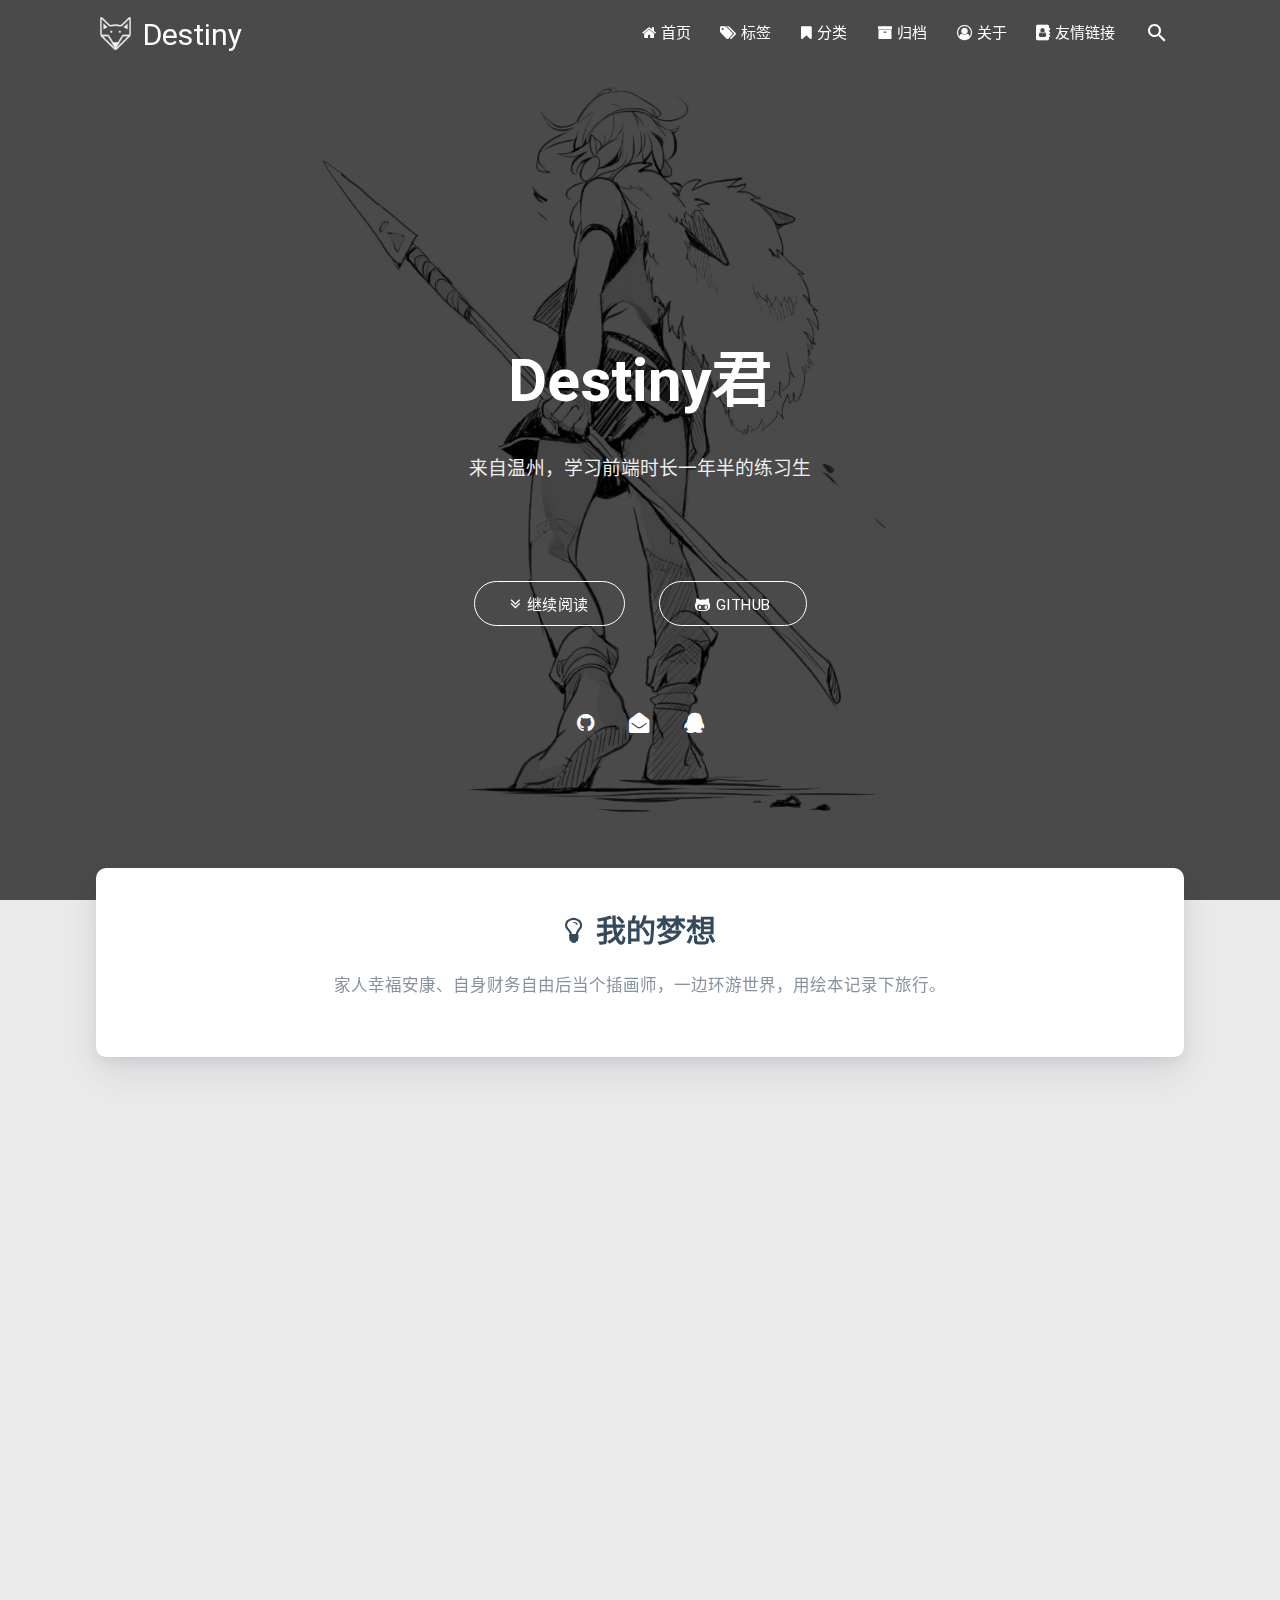
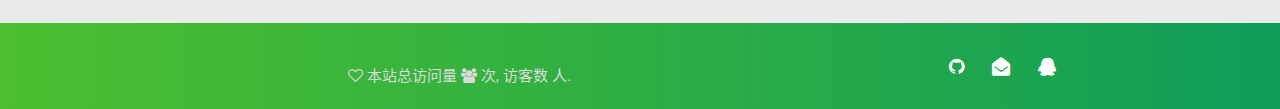
<file: index.html>
<!DOCTYPE HTML>
<html lang="zh-CN">


<head><meta name="generator" content="Hexo 3.9.0">
    <meta charset="utf-8">
    <meta name="keywords" content="Destiny">
    <meta name="description" content="Destiny">
    <meta http-equiv="X-UA-Compatible" content="IE=edge">
    <meta name="viewport" content="width=device-width, initial-scale=1.0">
    <meta name="renderer" content="webkit|ie-stand|ie-comp">
    <meta name="mobile-web-app-capable" content="yes">
    <meta name="format-detection" content="telephone=no">
    <meta name="apple-mobile-web-app-capable" content="yes">
    <meta name="apple-mobile-web-app-status-bar-style" content="black-translucent">
    <title>Destiny</title>
    <link rel="icon" type="image/png" href="/favicon.png">

    <link rel="stylesheet" type="text/css" href="/libs/awesome/css/font-awesome.min.css">
    <link rel="stylesheet" type="text/css" href="/libs/materialize/css/materialize.min.css">
    <link rel="stylesheet" type="text/css" href="/libs/aos/aos.css">
    <link rel="stylesheet" type="text/css" href="/libs/animate/animate.min.css">
    <link rel="stylesheet" type="text/css" href="/libs/lightGallery/css/lightgallery.min.css">
    <link rel="stylesheet" type="text/css" href="/css/matery.css">
    <link rel="stylesheet" type="text/css" href="/css/my.css">
    <style type="text/css">
        
    </style>

    <script src="/libs/jquery/jquery-2.2.0.min.js"></script>
<link rel="stylesheet" href="/css/prism-tomorrow.css" type="text/css"></head>


<body>

<header class="navbar-fixed">
    <nav id="headNav" class="bg-color nav-transparent">
        <div id="navContainer" class="container">
            <div class="nav-wrapper">
                <div class="brand-logo">
                    <a href="/" class="waves-effect waves-light">
                        
                        <img src="/medias/logo.png" class="logo-img hide-on-small-only">
                        
                        <span class="logo-span">Destiny</span>
                    </a>
                </div>
                

<a href="#" data-activates="mobile-nav" class="button-collapse"><i class="fa fa-navicon"></i></a>
<ul class="right">
    
    <li class="hide-on-med-and-down">
        <a href="/" class="waves-effect waves-light">
            
            <i class="fa fa-home"></i>
            
            <span>首页</span>
        </a>
    </li>
    
    <li class="hide-on-med-and-down">
        <a href="/tags" class="waves-effect waves-light">
            
            <i class="fa fa-tags"></i>
            
            <span>标签</span>
        </a>
    </li>
    
    <li class="hide-on-med-and-down">
        <a href="/categories" class="waves-effect waves-light">
            
            <i class="fa fa-bookmark"></i>
            
            <span>分类</span>
        </a>
    </li>
    
    <li class="hide-on-med-and-down">
        <a href="/archives" class="waves-effect waves-light">
            
            <i class="fa fa-archive"></i>
            
            <span>归档</span>
        </a>
    </li>
    
    <li class="hide-on-med-and-down">
        <a href="/about" class="waves-effect waves-light">
            
            <i class="fa fa-user-circle-o"></i>
            
            <span>关于</span>
        </a>
    </li>
    
    <li class="hide-on-med-and-down">
        <a href="/friends" class="waves-effect waves-light">
            
            <i class="fa fa-address-book"></i>
            
            <span>友情链接</span>
        </a>
    </li>
    
    <li>
        <a id="toggleSearch" class="waves-effect waves-light">
            <i id="searchIcon" class="mdi-action-search" title="搜索"></i>
        </a>
    </li>

</ul>

<div class="side-nav" id="mobile-nav">

    <div class="mobile-head bg-color">
        
        <img src="/medias/logo.png" class="logo-img circle responsive-img">
        
        <div class="logo-name">Destiny</div>
        <div class="logo-desc">
            
            来自温州，学习前端时长一年半的练习生
            
        </div>
    </div>

    

    <ul class="menu-list mobile-menu-list">
        
        <li>
            <a href="/" class="waves-effect waves-light">
                
                <i class="fa fa-fw fa-home"></i>
                
                首页
            </a>
        </li>
        
        <li>
            <a href="/tags" class="waves-effect waves-light">
                
                <i class="fa fa-fw fa-tags"></i>
                
                标签
            </a>
        </li>
        
        <li>
            <a href="/categories" class="waves-effect waves-light">
                
                <i class="fa fa-fw fa-bookmark"></i>
                
                分类
            </a>
        </li>
        
        <li>
            <a href="/archives" class="waves-effect waves-light">
                
                <i class="fa fa-fw fa-archive"></i>
                
                归档
            </a>
        </li>
        
        <li>
            <a href="/about" class="waves-effect waves-light">
                
                <i class="fa fa-fw fa-user-circle-o"></i>
                
                关于
            </a>
        </li>
        
        <li>
            <a href="/friends" class="waves-effect waves-light">
                
                <i class="fa fa-fw fa-address-book"></i>
                
                友情链接
            </a>
        </li>
        
        
        <li><div class="divider"></div></li>
        <li>
            <a href="https://github.com/dondonZh" class="waves-effect waves-light" target="_blank">
                <i class="fa fa-github-square fa-fw"></i>Fork Me
            </a>
        </li>
        
    </ul>

    <div class="social-link">
    <a href="https://github.com/dondonZh" class="tooltipped" target="_blank" data-tooltip="访问我的GitHub" data-position="top" data-delay="50">
        <i class="fa fa-github"></i>
    </a>



    <a href="mailto:976201076@qq.com" class="tooltipped" target="_blank" data-tooltip="邮件联系我" data-position="top" data-delay="50">
        <i class="fa fa-envelope-open"></i>
    </a>



    <a href="tencent://AddContact/?fromId=50&fromSubId=1&subcmd=all&uin=976201076" class="tooltipped" data-tooltip="QQ联系我: 976201076" data-position="top" data-delay="50">
        <i class="fa fa-qq"></i>
    </a>


</div>
</div>

            </div>
        </div>

        
        <style>
    .nav-transparent .github-corner {
        display: none !important;
    }

    .github-corner {
        position: absolute;
        z-index: 10;
        top: 0;
        right: 0;
        border: 0;
        transform: scale(1.1);
    }

    .github-corner svg {
        color: #0f9d58;
        fill: #fff;
        height: 64px;
        width: 64px;
    }

    .github-corner:hover .octo-arm {
        animation: a 0.56s ease-in-out;
    }

    .github-corner .octo-arm {
        animation: none;
    }

    @keyframes a {
        0%,
        to {
            transform: rotate(0);
        }
        20%,
        60% {
            transform: rotate(-25deg);
        }
        40%,
        80% {
            transform: rotate(10deg);
        }
    }
</style>

<a href="https://github.com/dondonZh" class="github-corner tooltipped hide-on-med-and-down" target="_blank"
   data-tooltip="Fork Me" data-position="left" data-delay="50">
    <svg viewBox="0 0 250 250" aria-hidden="true">
        <path d="M0,0 L115,115 L130,115 L142,142 L250,250 L250,0 Z"></path>
        <path d="M128.3,109.0 C113.8,99.7 119.0,89.6 119.0,89.6 C122.0,82.7 120.5,78.6 120.5,78.6 C119.2,72.0 123.4,76.3 123.4,76.3 C127.3,80.9 125.5,87.3 125.5,87.3 C122.9,97.6 130.6,101.9 134.4,103.2"
              fill="currentColor" style="transform-origin: 130px 106px;" class="octo-arm"></path>
        <path d="M115.0,115.0 C114.9,115.1 118.7,116.5 119.8,115.4 L133.7,101.6 C136.9,99.2 139.9,98.4 142.2,98.6 C133.8,88.0 127.5,74.4 143.8,58.0 C148.5,53.4 154.0,51.2 159.7,51.0 C160.3,49.4 163.2,43.6 171.4,40.1 C171.4,40.1 176.1,42.5 178.8,56.2 C183.1,58.6 187.2,61.8 190.9,65.4 C194.5,69.0 197.7,73.2 200.1,77.6 C213.8,80.2 216.3,84.9 216.3,84.9 C212.7,93.1 206.9,96.0 205.4,96.6 C205.1,102.4 203.0,107.8 198.3,112.5 C181.9,128.9 168.3,122.5 157.7,114.1 C157.9,116.9 156.7,120.9 152.7,124.9 L141.0,136.5 C139.8,137.7 141.6,141.9 141.8,141.8 Z"
              fill="currentColor" class="octo-body"></path>
    </svg>
</a>
        
    </nav>
</header>

<style type="text/css">
    /* don't remove. */
    .index-cover {
        height: 100vh;
    }
</style>

<div class="bg-cover index-cover about-cover" style="background-image: url('/medias/cover.jpg')">
    <div class="container">
        <div class="row">
            <div class="col s10 offset-s1 m8 offset-m2 l8 offset-l2">
                <div class="brand">
                    <div class="title center-align">
                    
                        Destiny君
                    
                    </div>

                    <div class="description center-align">
                    
                        来自温州，学习前端时长一年半的练习生
                    
                    </div>
                </div>
            </div>
        </div>
        
        <div class="cover-btns">
            <a href="#recommend-sections" class="waves-effect waves-light btn">
                <i class="fa fa-angle-double-down"></i>继续阅读
            </a>

            
            <a href="https://github.com/dondonZh" class="waves-effect waves-light btn" target="_blank">
                <i class="fa fa-github-alt"></i>Github
            </a>
            
        </div>
        <div class="cover-social-link">
    <a href="https://github.com/dondonZh" class="tooltipped" target="_blank" data-tooltip="访问我的GitHub" data-position="top" data-delay="50">
        <i class="fa fa-github"></i>
    </a>



    <a href="mailto:976201076@qq.com" class="tooltipped" target="_blank" data-tooltip="邮件联系我" data-position="top" data-delay="50">
        <i class="fa fa-envelope-open"></i>
    </a>



    <a href="tencent://AddContact/?fromId=50&fromSubId=1&subcmd=all&uin=976201076" class="tooltipped" data-tooltip="QQ联系我: 976201076" data-position="top" data-delay="50">
        <i class="fa fa-qq"></i>
    </a>


</div>
        
    </div>
</div>

<script>
// Dynamically switch banner pictures every day.
$('.bg-cover').css('background-image', 'url(/medias/banner/' + 3+ '.jpg)');
</script>

<main class="content">

    
    <div class="index-card">
        <div class="container ">
            <div class="card">
                <div class="card-content">
                    
                        <div class="dream">
    
    <div class="title center-align">
        <i class="fa fa-lightbulb-o"></i>&nbsp;&nbsp;我的梦想
    </div>
    
    <div class="row">
        <div class="col l8 offset-l2 m10 offset-m1 s10 offset-s1 center-align text">
            家人幸福安康、自身财务自由后当个插画师，一边环游世界，用绘本记录下旅行。
        </div>
    </div>
</div>
                    

                    

                    

                    <div id="recommend-sections" class="recommend">
                        



                    </div>
                </div>
            </div>
        </div>
    </div>
    

    

    <!-- 所有文章卡片 -->
    <article id="articles" class="container articles">
        <div class="row article-row">
            
            <div class="article col s12 m6 l4" data-aos="zoom-in">
                <div class="card">
                    <a href="/2019/06/22/hello-world/">
                        <div class="card-image">
                            
                            
                            <img src="/medias/featureimages/2.jpg" class="responsive-img" alt="记录ES6 对数组的一些便捷操作">
                            
                            <span class="card-title">记录ES6 对数组的一些便捷操作</span>
                        </div>
                    </a>

                    <div class="card-content article-content">
                        <div class="summary">
                            
                                ES6数组操作下面是平时日常用的比较多的es6数组处理
MAP[...new Set(response.data.data.map(item
                            
                        </div>
                        <div class="publish-info">
                            <span class="publish-date">
                                <i class="fa fa-clock-o fa-fw icon-date"></i>2019-06-22
                            </span>
                            <span class="publish-author">
                                
                                <i class="fa fa-user fa-fw"></i>
                                Destiny
                                
                            </span>
                        </div>
                    </div>

                    
                    <div class="card-action article-tags">
                        
                        <a href="/tags/ES6/" target="_blank">
                            <span class="chip bg-color">ES6</span>
                        </a>
                        
                    </div>
                    
                </div>
            </div>
            
        </div>
    </article>

</main>



<footer class="page-footer bg-color">
    <div class="container row center-align">
        <div class="col s12 m8 l8 copy-right">


            

            
			
                <br>
                
                <span id="busuanzi_container_site_pv">
                    <i class="fa fa-heart-o"></i>
                    本站总访问量 <span id="busuanzi_value_site_pv" class="white-color"></span>
                </span>
                
                
                <span id="busuanzi_container_site_uv">
                    <i class="fa fa-users"></i>
                    次,&nbsp;访客数 <span id="busuanzi_value_site_uv" class="white-color"></span> 人.
                </span>
                
            
        </div>
        <div class="col s12 m4 l4 social-link social-statis">
    <a href="https://github.com/dondonZh" class="tooltipped" target="_blank" data-tooltip="访问我的GitHub" data-position="top" data-delay="50">
        <i class="fa fa-github"></i>
    </a>



    <a href="mailto:976201076@qq.com" class="tooltipped" target="_blank" data-tooltip="邮件联系我" data-position="top" data-delay="50">
        <i class="fa fa-envelope-open"></i>
    </a>



    <a href="tencent://AddContact/?fromId=50&fromSubId=1&subcmd=all&uin=976201076" class="tooltipped" data-tooltip="QQ联系我: 976201076" data-position="top" data-delay="50">
        <i class="fa fa-qq"></i>
    </a>


</div>
    </div>
</footer>

<div class="progress-bar"></div>


<!-- 搜索遮罩框 -->
<div id="searchModal" class="modal">
    <div class="modal-content">
        <div class="search-header">
            <span class="title"><i class="fa fa-search"></i>&nbsp;&nbsp;搜索</span>
            <input type="search" id="searchInput" name="s" placeholder="请输入搜索的关键字"
                   class="search-input" autofocus="">
        </div>
        <div id="searchResult"></div>
    </div>
</div>

<script src="/js/search.js"></script>
<script type="text/javascript">
    searchFunc("/" + "search.xml", 'searchInput', 'searchResult');
</script>
<!-- 回到顶部按钮 -->
<div id="backTop" class="top-scroll">
    <a class="btn-floating btn-large waves-effect waves-light" href="#!">
        <i class="fa fa-angle-up"></i>
    </a>
</div>


<script src="/libs/materialize/js/materialize.min.js"></script>
<script src="/libs/masonry/masonry.pkgd.min.js"></script>
<script src="/libs/aos/aos.js"></script>
<script src="/libs/scrollprogress/scrollProgress.min.js"></script>
<script src="/libs/lightGallery/js/lightgallery-all.min.js"></script>
<script src="/js/matery.js"></script>

<!-- Global site tag (gtag.js) - Google Analytics -->



    <script src="/libs/others/clicklove.js"></script>


    <script async src="/libs/others/busuanzi.pure.mini.js"></script>


</body>
</html>
</file>
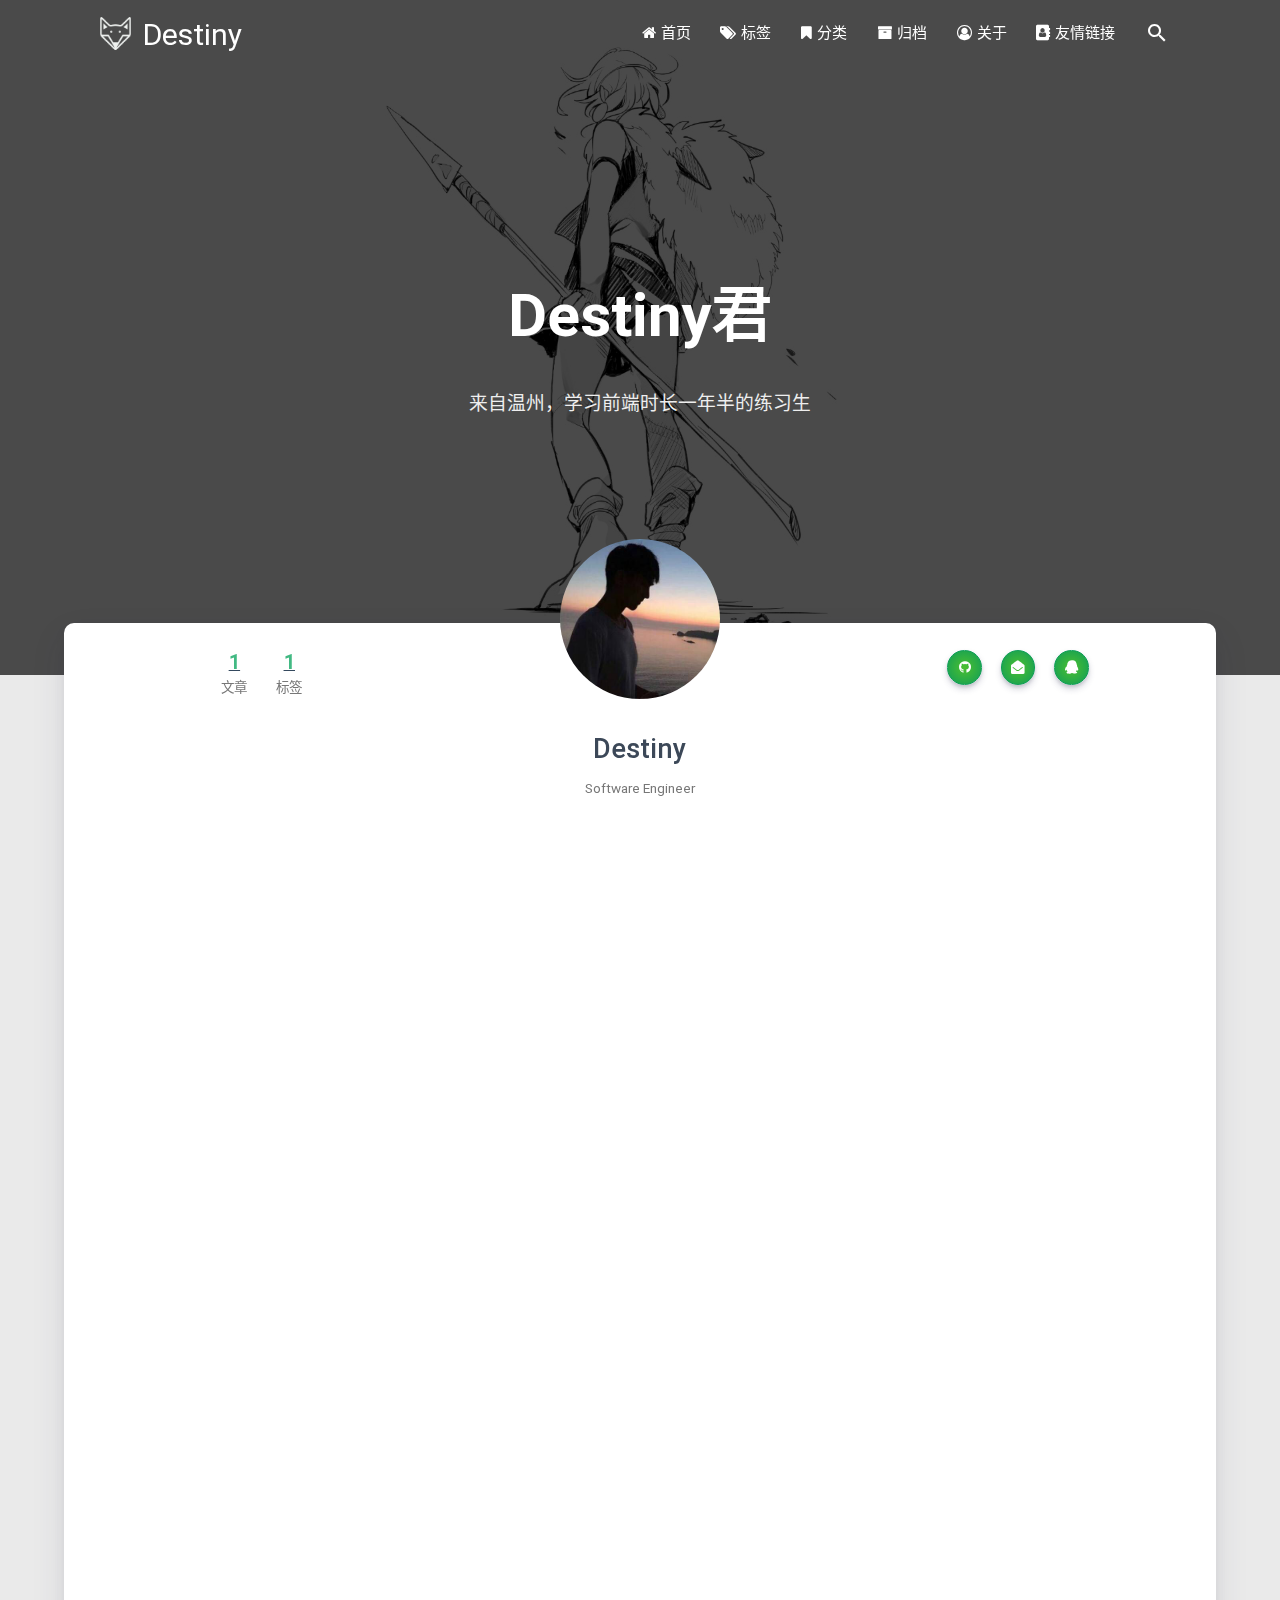
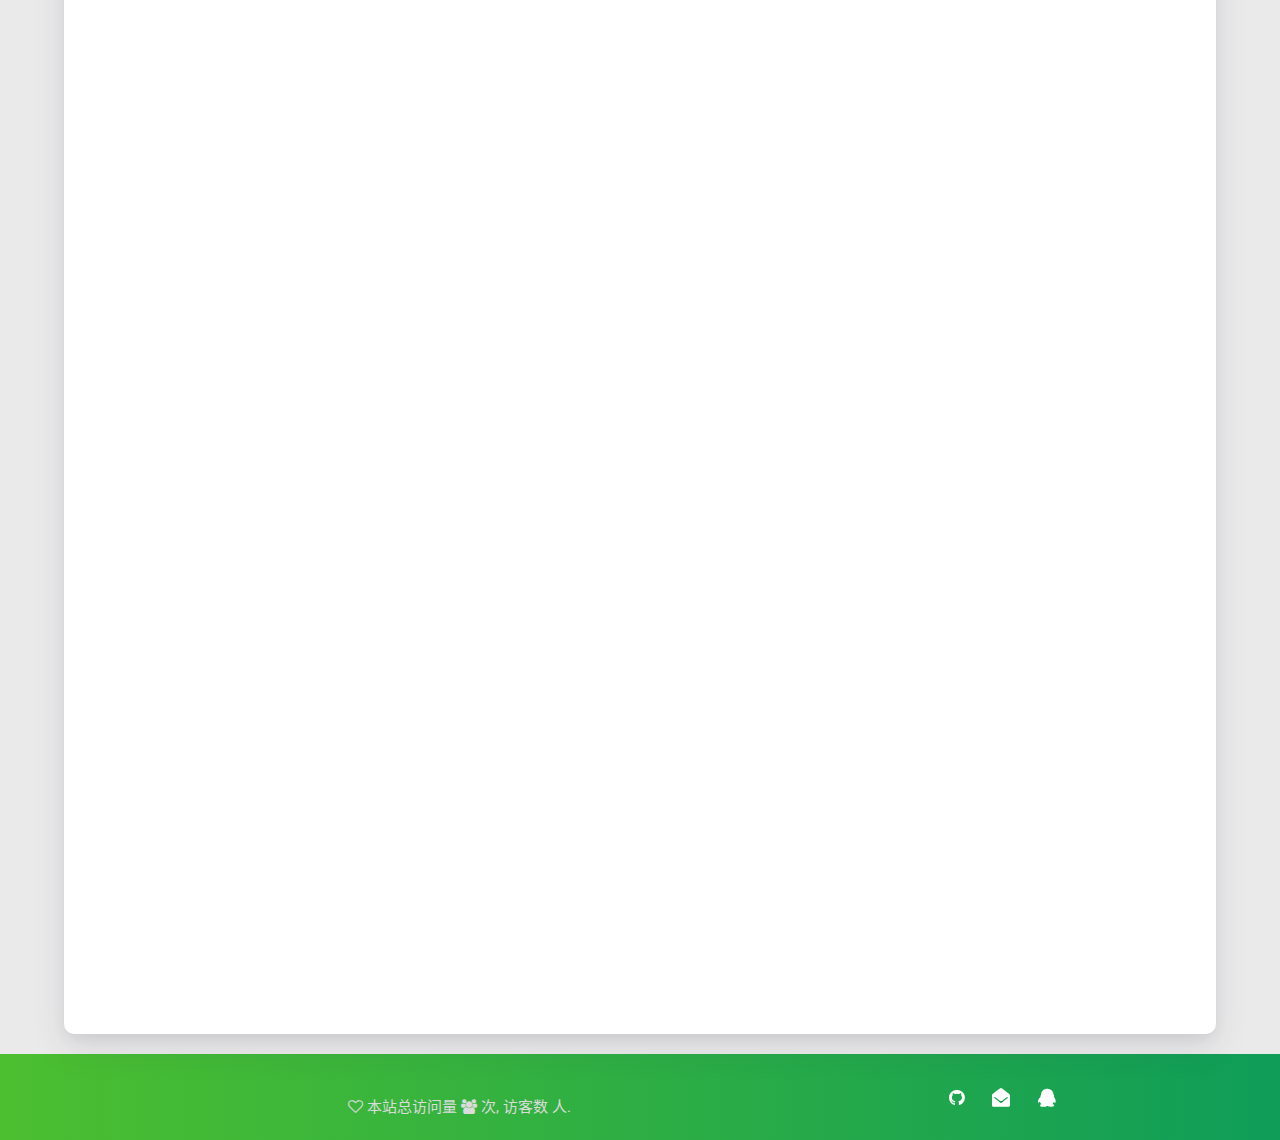
<file: about/index.html>
<!DOCTYPE HTML>
<html lang="zh-CN">


<head><meta name="generator" content="Hexo 3.9.0">
    <meta charset="utf-8">
    <meta name="keywords" content="关于, Destiny">
    <meta name="description" content="关于 | Destiny">
    <meta http-equiv="X-UA-Compatible" content="IE=edge">
    <meta name="viewport" content="width=device-width, initial-scale=1.0">
    <meta name="renderer" content="webkit|ie-stand|ie-comp">
    <meta name="mobile-web-app-capable" content="yes">
    <meta name="format-detection" content="telephone=no">
    <meta name="apple-mobile-web-app-capable" content="yes">
    <meta name="apple-mobile-web-app-status-bar-style" content="black-translucent">
    <title>关于 | Destiny</title>
    <link rel="icon" type="image/png" href="/favicon.png">

    <link rel="stylesheet" type="text/css" href="/libs/awesome/css/font-awesome.min.css">
    <link rel="stylesheet" type="text/css" href="/libs/materialize/css/materialize.min.css">
    <link rel="stylesheet" type="text/css" href="/libs/aos/aos.css">
    <link rel="stylesheet" type="text/css" href="/libs/animate/animate.min.css">
    <link rel="stylesheet" type="text/css" href="/libs/lightGallery/css/lightgallery.min.css">
    <link rel="stylesheet" type="text/css" href="/css/matery.css">
    <link rel="stylesheet" type="text/css" href="/css/my.css">
    <style type="text/css">
        
    </style>

    <script src="/libs/jquery/jquery-2.2.0.min.js"></script>
<link rel="stylesheet" href="/css/prism-tomorrow.css" type="text/css"></head>


<body>

<header class="navbar-fixed">
    <nav id="headNav" class="bg-color nav-transparent">
        <div id="navContainer" class="container">
            <div class="nav-wrapper">
                <div class="brand-logo">
                    <a href="/" class="waves-effect waves-light">
                        
                        <img src="/medias/logo.png" class="logo-img hide-on-small-only">
                        
                        <span class="logo-span">Destiny</span>
                    </a>
                </div>
                

<a href="#" data-activates="mobile-nav" class="button-collapse"><i class="fa fa-navicon"></i></a>
<ul class="right">
    
    <li class="hide-on-med-and-down">
        <a href="/" class="waves-effect waves-light">
            
            <i class="fa fa-home"></i>
            
            <span>首页</span>
        </a>
    </li>
    
    <li class="hide-on-med-and-down">
        <a href="/tags" class="waves-effect waves-light">
            
            <i class="fa fa-tags"></i>
            
            <span>标签</span>
        </a>
    </li>
    
    <li class="hide-on-med-and-down">
        <a href="/categories" class="waves-effect waves-light">
            
            <i class="fa fa-bookmark"></i>
            
            <span>分类</span>
        </a>
    </li>
    
    <li class="hide-on-med-and-down">
        <a href="/archives" class="waves-effect waves-light">
            
            <i class="fa fa-archive"></i>
            
            <span>归档</span>
        </a>
    </li>
    
    <li class="hide-on-med-and-down">
        <a href="/about" class="waves-effect waves-light">
            
            <i class="fa fa-user-circle-o"></i>
            
            <span>关于</span>
        </a>
    </li>
    
    <li class="hide-on-med-and-down">
        <a href="/friends" class="waves-effect waves-light">
            
            <i class="fa fa-address-book"></i>
            
            <span>友情链接</span>
        </a>
    </li>
    
    <li>
        <a id="toggleSearch" class="waves-effect waves-light">
            <i id="searchIcon" class="mdi-action-search" title="搜索"></i>
        </a>
    </li>

</ul>

<div class="side-nav" id="mobile-nav">

    <div class="mobile-head bg-color">
        
        <img src="/medias/logo.png" class="logo-img circle responsive-img">
        
        <div class="logo-name">Destiny</div>
        <div class="logo-desc">
            
            来自温州，学习前端时长一年半的练习生
            
        </div>
    </div>

    

    <ul class="menu-list mobile-menu-list">
        
        <li>
            <a href="/" class="waves-effect waves-light">
                
                <i class="fa fa-fw fa-home"></i>
                
                首页
            </a>
        </li>
        
        <li>
            <a href="/tags" class="waves-effect waves-light">
                
                <i class="fa fa-fw fa-tags"></i>
                
                标签
            </a>
        </li>
        
        <li>
            <a href="/categories" class="waves-effect waves-light">
                
                <i class="fa fa-fw fa-bookmark"></i>
                
                分类
            </a>
        </li>
        
        <li>
            <a href="/archives" class="waves-effect waves-light">
                
                <i class="fa fa-fw fa-archive"></i>
                
                归档
            </a>
        </li>
        
        <li>
            <a href="/about" class="waves-effect waves-light">
                
                <i class="fa fa-fw fa-user-circle-o"></i>
                
                关于
            </a>
        </li>
        
        <li>
            <a href="/friends" class="waves-effect waves-light">
                
                <i class="fa fa-fw fa-address-book"></i>
                
                友情链接
            </a>
        </li>
        
        
        <li><div class="divider"></div></li>
        <li>
            <a href="https://github.com/dondonZh" class="waves-effect waves-light" target="_blank">
                <i class="fa fa-github-square fa-fw"></i>Fork Me
            </a>
        </li>
        
    </ul>

    <div class="social-link">
    <a href="https://github.com/dondonZh" class="tooltipped" target="_blank" data-tooltip="访问我的GitHub" data-position="top" data-delay="50">
        <i class="fa fa-github"></i>
    </a>



    <a href="mailto:976201076@qq.com" class="tooltipped" target="_blank" data-tooltip="邮件联系我" data-position="top" data-delay="50">
        <i class="fa fa-envelope-open"></i>
    </a>



    <a href="tencent://AddContact/?fromId=50&fromSubId=1&subcmd=all&uin=976201076" class="tooltipped" data-tooltip="QQ联系我: 976201076" data-position="top" data-delay="50">
        <i class="fa fa-qq"></i>
    </a>


</div>
</div>

            </div>
        </div>

        
        <style>
    .nav-transparent .github-corner {
        display: none !important;
    }

    .github-corner {
        position: absolute;
        z-index: 10;
        top: 0;
        right: 0;
        border: 0;
        transform: scale(1.1);
    }

    .github-corner svg {
        color: #0f9d58;
        fill: #fff;
        height: 64px;
        width: 64px;
    }

    .github-corner:hover .octo-arm {
        animation: a 0.56s ease-in-out;
    }

    .github-corner .octo-arm {
        animation: none;
    }

    @keyframes a {
        0%,
        to {
            transform: rotate(0);
        }
        20%,
        60% {
            transform: rotate(-25deg);
        }
        40%,
        80% {
            transform: rotate(10deg);
        }
    }
</style>

<a href="https://github.com/dondonZh" class="github-corner tooltipped hide-on-med-and-down" target="_blank"
   data-tooltip="Fork Me" data-position="left" data-delay="50">
    <svg viewBox="0 0 250 250" aria-hidden="true">
        <path d="M0,0 L115,115 L130,115 L142,142 L250,250 L250,0 Z"></path>
        <path d="M128.3,109.0 C113.8,99.7 119.0,89.6 119.0,89.6 C122.0,82.7 120.5,78.6 120.5,78.6 C119.2,72.0 123.4,76.3 123.4,76.3 C127.3,80.9 125.5,87.3 125.5,87.3 C122.9,97.6 130.6,101.9 134.4,103.2"
              fill="currentColor" style="transform-origin: 130px 106px;" class="octo-arm"></path>
        <path d="M115.0,115.0 C114.9,115.1 118.7,116.5 119.8,115.4 L133.7,101.6 C136.9,99.2 139.9,98.4 142.2,98.6 C133.8,88.0 127.5,74.4 143.8,58.0 C148.5,53.4 154.0,51.2 159.7,51.0 C160.3,49.4 163.2,43.6 171.4,40.1 C171.4,40.1 176.1,42.5 178.8,56.2 C183.1,58.6 187.2,61.8 190.9,65.4 C194.5,69.0 197.7,73.2 200.1,77.6 C213.8,80.2 216.3,84.9 216.3,84.9 C212.7,93.1 206.9,96.0 205.4,96.6 C205.1,102.4 203.0,107.8 198.3,112.5 C181.9,128.9 168.3,122.5 157.7,114.1 C157.9,116.9 156.7,120.9 152.7,124.9 L141.0,136.5 C139.8,137.7 141.6,141.9 141.8,141.8 Z"
              fill="currentColor" class="octo-body"></path>
    </svg>
</a>
        
    </nav>
</header>

<style type="text/css">
    /* don't remove. */
    .about-cover {
        height: 75vh;
    }
</style>

<div class="bg-cover  about-cover" style="background-image: url('/medias/cover.jpg')">
    <div class="container">
        <div class="row">
            <div class="col s10 offset-s1 m8 offset-m2 l8 offset-l2">
                <div class="brand">
                    <div class="title center-align">
                    
                        Destiny君
                    
                    </div>

                    <div class="description center-align">
                    
                        来自温州，学习前端时长一年半的练习生
                    
                    </div>
                </div>
            </div>
        </div>
        
    </div>
</div>

<script>
// Dynamically switch banner pictures every day.
$('.bg-cover').css('background-image', 'url(/medias/banner/' + 3+ '.jpg)');
</script>

<main class="content">

    <div id="aboutme" class="container about-container">
        <div class="card">
            <div class="card-content">
                <div class="row">
                    <div class="post-statis col l4 hide-on-med-and-down" data-aos="zoom-in-right">
                        
<div class="statis">
    <span class="count"><a href="/" target="_blank">1</a></span>
    <span class="name">文章</span>
</div>





<div class="statis">
    <span class="count"><a href="/tags" target="_blank">1</a></span>
    <span class="name">标签</span>
</div>

                    </div>
                    <div class="col s12 m12 l4">
                        <div class="profile center-align">
                            <div class="avatar">
                                <img src="/medias/head.jpg" alt="Destiny"
                                     class="circle responsive-img avatar-img">
                            </div>
                            <div class="author">
                                <div class="post-statis hide-on-large-only" data-aos="zoom-in-right">
                                    
<div class="statis">
    <span class="count"><a href="/" target="_blank">1</a></span>
    <span class="name">文章</span>
</div>





<div class="statis">
    <span class="count"><a href="/tags" target="_blank">1</a></span>
    <span class="name">标签</span>
</div>

                                </div>
                                <div class="title">Destiny</div>
                                <div class="career">Software Engineer</div>
                                <div class="social-link hide-on-large-only" data-aos="zoom-in-left">
                                    
    <a href="https://github.com/dondonZh" class="tooltipped" target="_blank" data-tooltip="访问我的GitHub" data-position="top" data-delay="50">
        <i class="fa fa-github"></i>
    </a>



    <a href="mailto:976201076@qq.com" class="tooltipped" target="_blank" data-tooltip="邮件联系我" data-position="top" data-delay="50">
        <i class="fa fa-envelope-open"></i>
    </a>



    <a href="tencent://AddContact/?fromId=50&fromSubId=1&subcmd=all&uin=976201076" class="tooltipped" data-tooltip="QQ联系我: 976201076" data-position="top" data-delay="50">
        <i class="fa fa-qq"></i>
    </a>



                                </div>
                            </div>
                        </div>
                    </div>
                    <div class="col l4 hide-on-med-and-down" data-aos="zoom-in-left">
                        <div class="social-link">
                            
    <a href="https://github.com/dondonZh" class="tooltipped" target="_blank" data-tooltip="访问我的GitHub" data-position="top" data-delay="50">
        <i class="fa fa-github"></i>
    </a>



    <a href="mailto:976201076@qq.com" class="tooltipped" target="_blank" data-tooltip="邮件联系我" data-position="top" data-delay="50">
        <i class="fa fa-envelope-open"></i>
    </a>



    <a href="tencent://AddContact/?fromId=50&fromSubId=1&subcmd=all&uin=976201076" class="tooltipped" data-tooltip="QQ联系我: 976201076" data-position="top" data-delay="50">
        <i class="fa fa-qq"></i>
    </a>



                        </div>
                    </div>
                </div>

                <div class="introduction center-align" data-aos="fade-up">If you wish to succeed, you should use persistence as your good friend, experience as your reference, prudence as your brother and hope as your sentry.</div>

                <style type="text/css">
    #posts-chart,
    #categories-chart,
    #tags-chart {
        width: 100%;
        height: 300px;
        margin: 0.5rem auto;
        padding: 0.5rem;
    }
</style>

<div id="postCharts" class="post-charts">
    <div class="title center-align" data-aos="zoom-in-up">
        <i class="fa fa-bar-chart"></i>&nbsp;&nbsp;文章统计图
    </div>
    <div class="row">
        <div class="chart col s12 m6 l4" data-aos="zoom-in-up">
            <div id="posts-chart"></div>
        </div>

        <div class="chart col s12 m6 l4" data-aos="zoom-in-up">
            <div id="categories-chart"></div>
        </div>

        <div class="chart col s12 m6 l4" data-aos="zoom-in-up">
            <div id="tags-chart"></div>
        </div>
    </div>
</div>

<script type="text/javascript" src="/libs/echarts/echarts.min.js"></script>
<script>
    let postsChart = echarts.init(document.getElementById('posts-chart'));
    let categoriesChart = echarts.init(document.getElementById('categories-chart'));
    let tagsChart = echarts.init(document.getElementById('tags-chart'));

    

    let postsOption = {
        title: {
            text: '文章发布统计图',
            top: -5,
            x: 'center'
        },
        tooltip: {
            trigger: 'axis'
        },
        xAxis: {
            type: 'category',
            data: ["2018-06","2018-07","2018-08","2018-09","2018-10","2018-11","2018-12","2019-01","2019-02","2019-03","2019-04","2019-05","2019-06"]
        },
        yAxis: {
            type: 'value',
        },
        series: [
            {
                name: '文章篇数',
                type: 'line',
                color: ['#6772e5'],
                data: [0,0,0,0,0,0,0,0,0,0,0,0,1],
                markPoint: {
                    symbolSize: 45,
                    color: ['#fa755a','#3ecf8e','#82d3f4'],
                    data: [{
                        type: 'max',
                        itemStyle: {color: ['#3ecf8e']},
                        name: '最大值'
                    }, {
                        type: 'min',
                        itemStyle: {color: ['#fa755a']},
                        name: '最小值'
                    }]
                },
                markLine: {
                    itemStyle: {color: ['#ab47bc']},
                    data: [
                        {type: 'average', name: '平均值'}
                    ]
                }
            }
        ]
    };

    

    let categoriesOption = {
        title: {
            text: '文章分类统计图',
            top: -4,
            x: 'center'
        },
        tooltip: {
            trigger: 'item',
            formatter: "{a} <br/>{b} : {c} ({d}%)"
        },
        series: [
            {
                name: '分类',
                type: 'pie',
                radius: '50%',
                color: ['#6772e5', '#ff9e0f', '#fa755a', '#3ecf8e', '#82d3f4', '#ab47bc', '#525f7f', '#f51c47', '#26A69A'],
                data: [],
                itemStyle: {
                    emphasis: {
                        shadowBlur: 10,
                        shadowOffsetX: 0,
                        shadowColor: 'rgba(0, 0, 0, 0.5)'
                    }
                }
            }
        ]
    };

    

    let tagsOption = {
        title: {
            text: 'TOP10 标签统计图',
            top: -5,
            x: 'center'
        },
        tooltip: {},
        xAxis: [
            {
                type: 'category',
                data: ["ES6"]
            }
        ],
        yAxis: [
            {
                type: 'value'
            }
        ],
        series: [
            {
                type: 'bar',
                color: ['#82d3f4'],
                barWidth : 18,
                data: [1],
                markPoint: {
                    symbolSize: 45,
                    data: [{
                        type: 'max',
                        itemStyle: {color: ['#3ecf8e']},
                        name: '最大值'
                    }, {
                        type: 'min',
                        itemStyle: {color: ['#fa755a']},
                        name: '最小值'
                    }],
                },
                markLine: {
                    itemStyle: {color: ['#ab47bc']},
                    data: [
                        {type: 'average', name: '平均值'}
                    ]
                }
            }
        ]
    };

    // render the charts
    postsChart.setOption(postsOption);
    categoriesChart.setOption(categoriesOption);
    tagsChart.setOption(tagsOption);
</script>

                
                
<div class="my-projects">
    <div class="title center-align" data-aos="zoom-in-up">
        <i class="fa fa-gift"></i>&nbsp;&nbsp;我的项目
    </div>
    <div class="row">
        
        
        <div class="col s12 m6 l4" data-aos="fade-up">
            <div class="info center-align">
                <a href="https://github.com/dondonZh/sportsNewsVue" class="icon"
                   style="background: linear-gradient(to bottom right, #29B6F6 0%, #1E88E5 100%)" target="_blank">
                    <i class="fa fa-file-text-o"></i>
                </a>
                <div class="info-title">
                    <a href="https://github.com/dondonZh/sportsNewsVue" target="_blank">caimao-sports-vue</a>
                </div>
                <div class="info-desc">This is a caimao sports Project.</div>
            </div>
        </div>
        
        
    </div>
</div>
                

                
                
<div class="my-skills">
    <div class="title center-align" data-aos="zoom-in-up">
        <i class="fa fa-wrench"></i>&nbsp;&nbsp;我的技能
    </div>
    <div class="row">
        
        
        
        <div class="col s12 m6 l6" data-aos="fade-up">
            <div class="skillbar">
                <div class="skillbar-title"
                     style="background: linear-gradient(to right, #FF0066 0%, #FF00CC 100%); width: 55%">
                    <span>Java</span>
                </div>
                <div class="skill-bar-percent">55%</div>
            </div>
        </div>
        
        
        <div class="col s12 m6 l6" data-aos="fade-up">
            <div class="skillbar">
                <div class="skillbar-title"
                     style="background: linear-gradient(to right, #9900FF 0%, #CC66FF 100%); width: 80%">
                    <span>JavaScript</span>
                </div>
                <div class="skill-bar-percent">80%</div>
            </div>
        </div>
        
        
        <div class="col s12 m6 l6" data-aos="fade-up">
            <div class="skillbar">
                <div class="skillbar-title"
                     style="background: linear-gradient(to right, #2196F3 0%, #42A5F5 100%); width: 80%">
                    <span>HTML5</span>
                </div>
                <div class="skill-bar-percent">80%</div>
            </div>
        </div>
        
        
        <div class="col s12 m6 l6" data-aos="fade-up">
            <div class="skillbar">
                <div class="skillbar-title"
                     style="background: linear-gradient(to right, #00BCD4 0%, #80DEEA 100%); width: 70%">
                    <span>CSS</span>
                </div>
                <div class="skill-bar-percent">70%</div>
            </div>
        </div>
        
        
        <div class="col s12 m6 l6" data-aos="fade-up">
            <div class="skillbar">
                <div class="skillbar-title"
                     style="background: linear-gradient(to right, #4CAF50 0%, #81C784 100%); width: 90%">
                    <span>VUE</span>
                </div>
                <div class="skill-bar-percent">90%</div>
            </div>
        </div>
        
        
    </div>

    

    
    <div class="other-skills chip-container" data-aos="zoom-in-up">
        <div class="sub-title center-align"><i class="fa fa-book"></i>&nbsp;&nbsp;其他技能</div>
        <div class="tag-chips center-align">
            
            
            <a href="/tags/ES6/" target="_blank">
                <span class="chip center-align waves-effect waves-light chip-default">ES6</span>
            </a>
            
            
        </div>
    </div>
    

</div>
                

                
                
<div id="myGallery" class="my-gallery">
    <div class="title center-align" data-aos="zoom-in-up">
        <i class="fa fa-photo"></i>&nbsp;&nbsp;相册
    </div>
    <div class="row">
        
        
        <div class="photo col s12 m6 l4" data-aos="fade-up">
            <div class="img-item" data-src="/medias/featureimages/0.jpg">
                <img src="/medias/featureimages/0.jpg" class="responsive-img">
            </div>
        </div>
        
        <div class="photo col s12 m6 l4" data-aos="fade-up">
            <div class="img-item" data-src="/medias/featureimages/1.jpg">
                <img src="/medias/featureimages/1.jpg" class="responsive-img">
            </div>
        </div>
        
        <div class="photo col s12 m6 l4" data-aos="fade-up">
            <div class="img-item" data-src="/medias/featureimages/2.jpg">
                <img src="/medias/featureimages/2.jpg" class="responsive-img">
            </div>
        </div>
        
        
    </div>
</div>

<script>
    $(function () {
        let animateClass = 'animated pulse';
        $('#myGallery .photo').hover(function () {
            $(this).addClass(animateClass);
        }, function () {
            $(this).removeClass(animateClass);
        });
    });
</script>
                

            </div>
        </div>
    </div>
</main>
<footer class="page-footer bg-color">
    <div class="container row center-align">
        <div class="col s12 m8 l8 copy-right">


            

            
			
                <br>
                
                <span id="busuanzi_container_site_pv">
                    <i class="fa fa-heart-o"></i>
                    本站总访问量 <span id="busuanzi_value_site_pv" class="white-color"></span>
                </span>
                
                
                <span id="busuanzi_container_site_uv">
                    <i class="fa fa-users"></i>
                    次,&nbsp;访客数 <span id="busuanzi_value_site_uv" class="white-color"></span> 人.
                </span>
                
            
        </div>
        <div class="col s12 m4 l4 social-link social-statis">
    <a href="https://github.com/dondonZh" class="tooltipped" target="_blank" data-tooltip="访问我的GitHub" data-position="top" data-delay="50">
        <i class="fa fa-github"></i>
    </a>



    <a href="mailto:976201076@qq.com" class="tooltipped" target="_blank" data-tooltip="邮件联系我" data-position="top" data-delay="50">
        <i class="fa fa-envelope-open"></i>
    </a>



    <a href="tencent://AddContact/?fromId=50&fromSubId=1&subcmd=all&uin=976201076" class="tooltipped" data-tooltip="QQ联系我: 976201076" data-position="top" data-delay="50">
        <i class="fa fa-qq"></i>
    </a>


</div>
    </div>
</footer>

<div class="progress-bar"></div>


<!-- 搜索遮罩框 -->
<div id="searchModal" class="modal">
    <div class="modal-content">
        <div class="search-header">
            <span class="title"><i class="fa fa-search"></i>&nbsp;&nbsp;搜索</span>
            <input type="search" id="searchInput" name="s" placeholder="请输入搜索的关键字"
                   class="search-input" autofocus="">
        </div>
        <div id="searchResult"></div>
    </div>
</div>

<script src="/js/search.js"></script>
<script type="text/javascript">
    searchFunc("/" + "search.xml", 'searchInput', 'searchResult');
</script>
<!-- 回到顶部按钮 -->
<div id="backTop" class="top-scroll">
    <a class="btn-floating btn-large waves-effect waves-light" href="#!">
        <i class="fa fa-angle-up"></i>
    </a>
</div>


<script src="/libs/materialize/js/materialize.min.js"></script>
<script src="/libs/masonry/masonry.pkgd.min.js"></script>
<script src="/libs/aos/aos.js"></script>
<script src="/libs/scrollprogress/scrollProgress.min.js"></script>
<script src="/libs/lightGallery/js/lightgallery-all.min.js"></script>
<script src="/js/matery.js"></script>

<!-- Global site tag (gtag.js) - Google Analytics -->



    <script src="/libs/others/clicklove.js"></script>


    <script async src="/libs/others/busuanzi.pure.mini.js"></script>


</body>
</html>
</file>
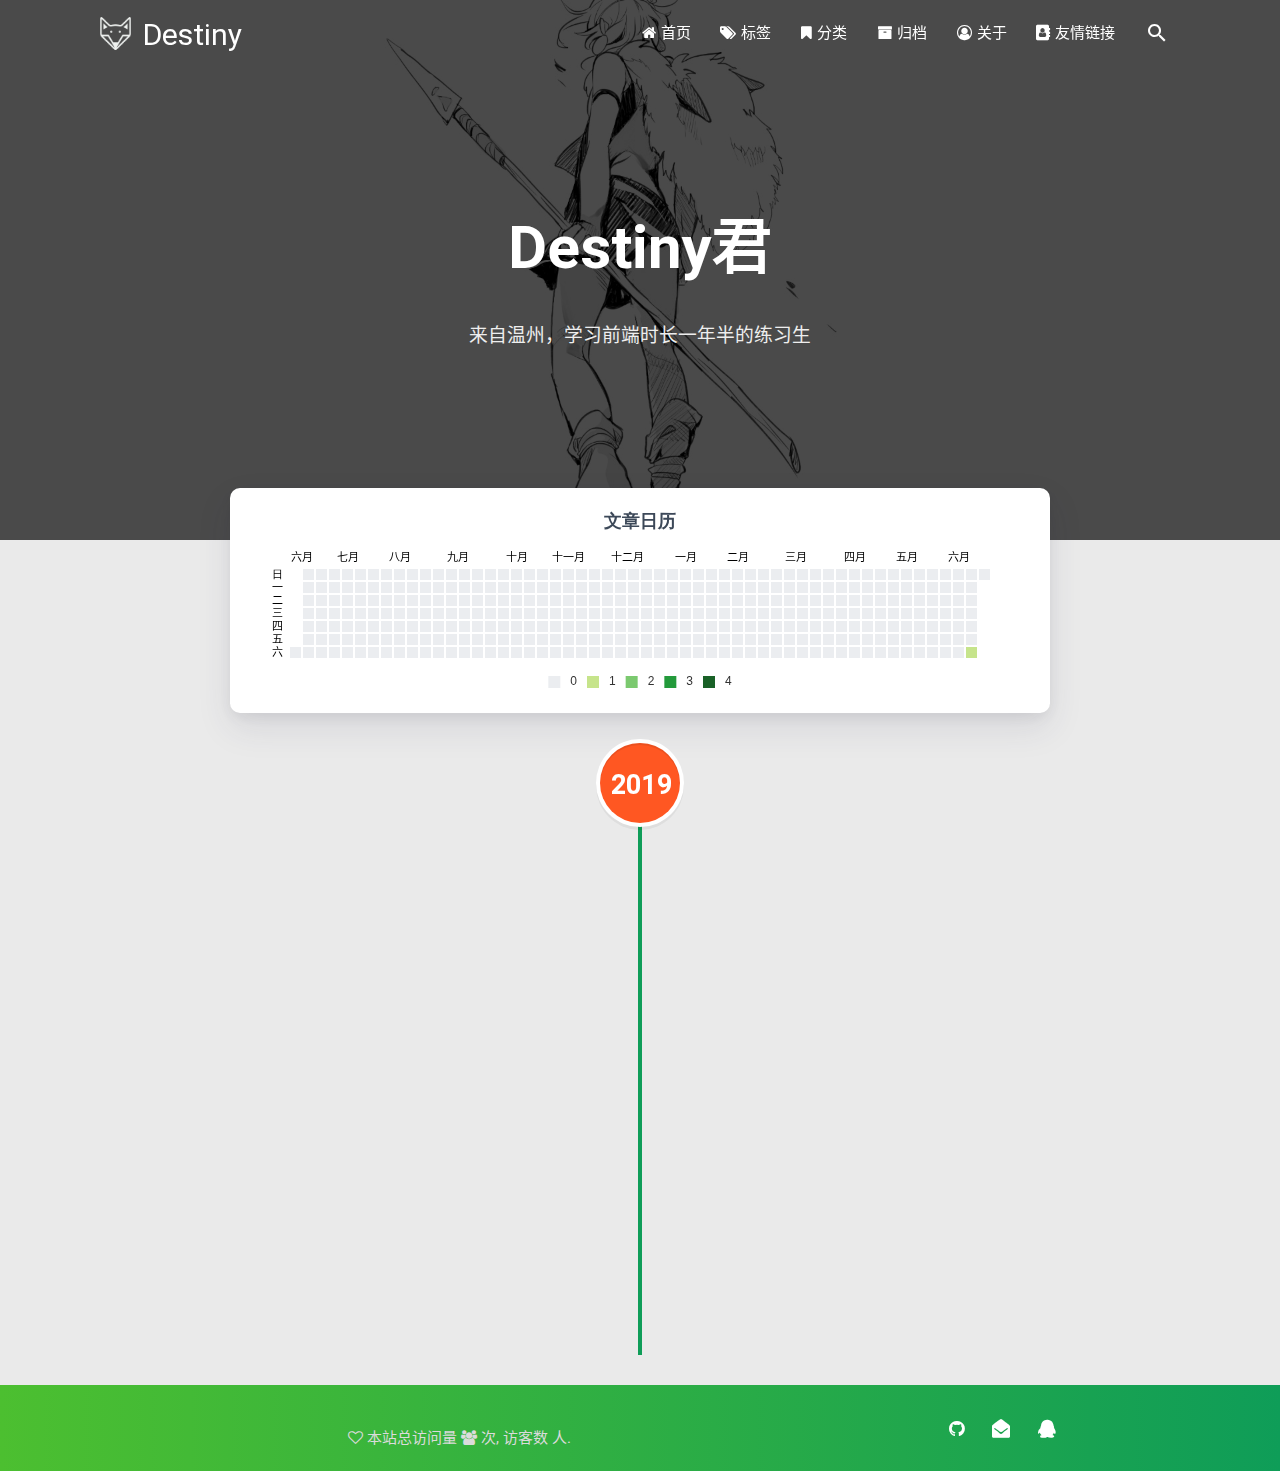
<file: archives/index.html>
<!DOCTYPE HTML>
<html lang="zh-CN">


<head><meta name="generator" content="Hexo 3.9.0">
    <meta charset="utf-8">
    <meta name="keywords" content="归档, Destiny">
    <meta name="description" content="归档 | Destiny">
    <meta http-equiv="X-UA-Compatible" content="IE=edge">
    <meta name="viewport" content="width=device-width, initial-scale=1.0">
    <meta name="renderer" content="webkit|ie-stand|ie-comp">
    <meta name="mobile-web-app-capable" content="yes">
    <meta name="format-detection" content="telephone=no">
    <meta name="apple-mobile-web-app-capable" content="yes">
    <meta name="apple-mobile-web-app-status-bar-style" content="black-translucent">
    <title>归档 | Destiny</title>
    <link rel="icon" type="image/png" href="/favicon.png">

    <link rel="stylesheet" type="text/css" href="/libs/awesome/css/font-awesome.min.css">
    <link rel="stylesheet" type="text/css" href="/libs/materialize/css/materialize.min.css">
    <link rel="stylesheet" type="text/css" href="/libs/aos/aos.css">
    <link rel="stylesheet" type="text/css" href="/libs/animate/animate.min.css">
    <link rel="stylesheet" type="text/css" href="/libs/lightGallery/css/lightgallery.min.css">
    <link rel="stylesheet" type="text/css" href="/css/matery.css">
    <link rel="stylesheet" type="text/css" href="/css/my.css">
    <style type="text/css">
        
    </style>

    <script src="/libs/jquery/jquery-2.2.0.min.js"></script>
<link rel="stylesheet" href="/css/prism-tomorrow.css" type="text/css"></head>


<body>

<header class="navbar-fixed">
    <nav id="headNav" class="bg-color nav-transparent">
        <div id="navContainer" class="container">
            <div class="nav-wrapper">
                <div class="brand-logo">
                    <a href="/" class="waves-effect waves-light">
                        
                        <img src="/medias/logo.png" class="logo-img hide-on-small-only">
                        
                        <span class="logo-span">Destiny</span>
                    </a>
                </div>
                

<a href="#" data-activates="mobile-nav" class="button-collapse"><i class="fa fa-navicon"></i></a>
<ul class="right">
    
    <li class="hide-on-med-and-down">
        <a href="/" class="waves-effect waves-light">
            
            <i class="fa fa-home"></i>
            
            <span>首页</span>
        </a>
    </li>
    
    <li class="hide-on-med-and-down">
        <a href="/tags" class="waves-effect waves-light">
            
            <i class="fa fa-tags"></i>
            
            <span>标签</span>
        </a>
    </li>
    
    <li class="hide-on-med-and-down">
        <a href="/categories" class="waves-effect waves-light">
            
            <i class="fa fa-bookmark"></i>
            
            <span>分类</span>
        </a>
    </li>
    
    <li class="hide-on-med-and-down">
        <a href="/archives" class="waves-effect waves-light">
            
            <i class="fa fa-archive"></i>
            
            <span>归档</span>
        </a>
    </li>
    
    <li class="hide-on-med-and-down">
        <a href="/about" class="waves-effect waves-light">
            
            <i class="fa fa-user-circle-o"></i>
            
            <span>关于</span>
        </a>
    </li>
    
    <li class="hide-on-med-and-down">
        <a href="/friends" class="waves-effect waves-light">
            
            <i class="fa fa-address-book"></i>
            
            <span>友情链接</span>
        </a>
    </li>
    
    <li>
        <a id="toggleSearch" class="waves-effect waves-light">
            <i id="searchIcon" class="mdi-action-search" title="搜索"></i>
        </a>
    </li>

</ul>

<div class="side-nav" id="mobile-nav">

    <div class="mobile-head bg-color">
        
        <img src="/medias/logo.png" class="logo-img circle responsive-img">
        
        <div class="logo-name">Destiny</div>
        <div class="logo-desc">
            
            来自温州，学习前端时长一年半的练习生
            
        </div>
    </div>

    

    <ul class="menu-list mobile-menu-list">
        
        <li>
            <a href="/" class="waves-effect waves-light">
                
                <i class="fa fa-fw fa-home"></i>
                
                首页
            </a>
        </li>
        
        <li>
            <a href="/tags" class="waves-effect waves-light">
                
                <i class="fa fa-fw fa-tags"></i>
                
                标签
            </a>
        </li>
        
        <li>
            <a href="/categories" class="waves-effect waves-light">
                
                <i class="fa fa-fw fa-bookmark"></i>
                
                分类
            </a>
        </li>
        
        <li>
            <a href="/archives" class="waves-effect waves-light">
                
                <i class="fa fa-fw fa-archive"></i>
                
                归档
            </a>
        </li>
        
        <li>
            <a href="/about" class="waves-effect waves-light">
                
                <i class="fa fa-fw fa-user-circle-o"></i>
                
                关于
            </a>
        </li>
        
        <li>
            <a href="/friends" class="waves-effect waves-light">
                
                <i class="fa fa-fw fa-address-book"></i>
                
                友情链接
            </a>
        </li>
        
        
        <li><div class="divider"></div></li>
        <li>
            <a href="https://github.com/dondonZh" class="waves-effect waves-light" target="_blank">
                <i class="fa fa-github-square fa-fw"></i>Fork Me
            </a>
        </li>
        
    </ul>

    <div class="social-link">
    <a href="https://github.com/dondonZh" class="tooltipped" target="_blank" data-tooltip="访问我的GitHub" data-position="top" data-delay="50">
        <i class="fa fa-github"></i>
    </a>



    <a href="mailto:976201076@qq.com" class="tooltipped" target="_blank" data-tooltip="邮件联系我" data-position="top" data-delay="50">
        <i class="fa fa-envelope-open"></i>
    </a>



    <a href="tencent://AddContact/?fromId=50&fromSubId=1&subcmd=all&uin=976201076" class="tooltipped" data-tooltip="QQ联系我: 976201076" data-position="top" data-delay="50">
        <i class="fa fa-qq"></i>
    </a>


</div>
</div>

            </div>
        </div>

        
        <style>
    .nav-transparent .github-corner {
        display: none !important;
    }

    .github-corner {
        position: absolute;
        z-index: 10;
        top: 0;
        right: 0;
        border: 0;
        transform: scale(1.1);
    }

    .github-corner svg {
        color: #0f9d58;
        fill: #fff;
        height: 64px;
        width: 64px;
    }

    .github-corner:hover .octo-arm {
        animation: a 0.56s ease-in-out;
    }

    .github-corner .octo-arm {
        animation: none;
    }

    @keyframes a {
        0%,
        to {
            transform: rotate(0);
        }
        20%,
        60% {
            transform: rotate(-25deg);
        }
        40%,
        80% {
            transform: rotate(10deg);
        }
    }
</style>

<a href="https://github.com/dondonZh" class="github-corner tooltipped hide-on-med-and-down" target="_blank"
   data-tooltip="Fork Me" data-position="left" data-delay="50">
    <svg viewBox="0 0 250 250" aria-hidden="true">
        <path d="M0,0 L115,115 L130,115 L142,142 L250,250 L250,0 Z"></path>
        <path d="M128.3,109.0 C113.8,99.7 119.0,89.6 119.0,89.6 C122.0,82.7 120.5,78.6 120.5,78.6 C119.2,72.0 123.4,76.3 123.4,76.3 C127.3,80.9 125.5,87.3 125.5,87.3 C122.9,97.6 130.6,101.9 134.4,103.2"
              fill="currentColor" style="transform-origin: 130px 106px;" class="octo-arm"></path>
        <path d="M115.0,115.0 C114.9,115.1 118.7,116.5 119.8,115.4 L133.7,101.6 C136.9,99.2 139.9,98.4 142.2,98.6 C133.8,88.0 127.5,74.4 143.8,58.0 C148.5,53.4 154.0,51.2 159.7,51.0 C160.3,49.4 163.2,43.6 171.4,40.1 C171.4,40.1 176.1,42.5 178.8,56.2 C183.1,58.6 187.2,61.8 190.9,65.4 C194.5,69.0 197.7,73.2 200.1,77.6 C213.8,80.2 216.3,84.9 216.3,84.9 C212.7,93.1 206.9,96.0 205.4,96.6 C205.1,102.4 203.0,107.8 198.3,112.5 C181.9,128.9 168.3,122.5 157.7,114.1 C157.9,116.9 156.7,120.9 152.7,124.9 L141.0,136.5 C139.8,137.7 141.6,141.9 141.8,141.8 Z"
              fill="currentColor" class="octo-body"></path>
    </svg>
</a>
        
    </nav>
</header>

<div class="bg-cover  about-cover" style="background-image: url('/medias/cover.jpg')">
    <div class="container">
        <div class="row">
            <div class="col s10 offset-s1 m8 offset-m2 l8 offset-l2">
                <div class="brand">
                    <div class="title center-align">
                    
                        Destiny君
                    
                    </div>

                    <div class="description center-align">
                    
                        来自温州，学习前端时长一年半的练习生
                    
                    </div>
                </div>
            </div>
        </div>
        
    </div>
</div>

<script>
// Dynamically switch banner pictures every day.
$('.bg-cover').css('background-image', 'url(/medias/banner/' + 3+ '.jpg)');
</script>

<main class="content">

    
    <div class="container archive-calendar">
    <div class="card">
        <div id="post-calendar" class="card-content"></div>
    </div>
</div>

<script type="text/javascript" src="/libs/echarts/echarts.min.js"></script>
<script type="text/javascript">
    let myChart = echarts.init(document.getElementById('post-calendar'));

    

    let option = {
        title: {
            top: 0,
            text: '文章日历',
            left: 'center',
            textStyle: {
                color: '#3C4858'
            }
        },
        tooltip: {
            padding: 10,
            backgroundColor: '#555',
            borderColor: '#777',
            borderWidth: 1,
            formatter: function (obj) {
                var value = obj.value;
                return '<div style="font-size: 14px;">' + value[0] + '：' + value[1] + '</div>';
            }
        },
        visualMap: {
            show: true,
            showLabel: true,
            categories: [0, 1, 2, 3, 4],
            calculable: true,
            inRange: {
                symbol: 'rect',
                color: ['#ebedf0', '#c6e48b', '#7bc96f', '#239a3b', '#196127']
            },
            itemWidth: 12,
            itemHeight: 12,
            orient: 'horizontal',
            left: 'center',
            bottom: 0
        },
        calendar: [{
            left: 'center',
            range: ["2018-06-23", "2019-06-23"],
            cellSize: [13, 13],
            splitLine: {
                show: false
            },
            itemStyle: {
                borderColor: '#fff',
                borderWidth: 2
            },
            yearLabel: {
                show: false
            },
            monthLabel: {
                nameMap: 'cn',
                fontSize: 11
            },
            dayLabel: {
                formatter: '{start}  1st',
                nameMap: 'cn',
                fontSize: 11
            }
        }],
        series: [{
            type: 'heatmap',
            coordinateSystem: 'calendar',
            calendarIndex: 0,
            data: [["2018-06-23", 0], ["2018-06-24", 0], ["2018-06-25", 0], ["2018-06-26", 0], ["2018-06-27", 0], ["2018-06-28", 0], ["2018-06-29", 0], ["2018-06-30", 0], ["2018-07-01", 0], ["2018-07-02", 0], ["2018-07-03", 0], ["2018-07-04", 0], ["2018-07-05", 0], ["2018-07-06", 0], ["2018-07-07", 0], ["2018-07-08", 0], ["2018-07-09", 0], ["2018-07-10", 0], ["2018-07-11", 0], ["2018-07-12", 0], ["2018-07-13", 0], ["2018-07-14", 0], ["2018-07-15", 0], ["2018-07-16", 0], ["2018-07-17", 0], ["2018-07-18", 0], ["2018-07-19", 0], ["2018-07-20", 0], ["2018-07-21", 0], ["2018-07-22", 0], ["2018-07-23", 0], ["2018-07-24", 0], ["2018-07-25", 0], ["2018-07-26", 0], ["2018-07-27", 0], ["2018-07-28", 0], ["2018-07-29", 0], ["2018-07-30", 0], ["2018-07-31", 0], ["2018-08-01", 0], ["2018-08-02", 0], ["2018-08-03", 0], ["2018-08-04", 0], ["2018-08-05", 0], ["2018-08-06", 0], ["2018-08-07", 0], ["2018-08-08", 0], ["2018-08-09", 0], ["2018-08-10", 0], ["2018-08-11", 0], ["2018-08-12", 0], ["2018-08-13", 0], ["2018-08-14", 0], ["2018-08-15", 0], ["2018-08-16", 0], ["2018-08-17", 0], ["2018-08-18", 0], ["2018-08-19", 0], ["2018-08-20", 0], ["2018-08-21", 0], ["2018-08-22", 0], ["2018-08-23", 0], ["2018-08-24", 0], ["2018-08-25", 0], ["2018-08-26", 0], ["2018-08-27", 0], ["2018-08-28", 0], ["2018-08-29", 0], ["2018-08-30", 0], ["2018-08-31", 0], ["2018-09-01", 0], ["2018-09-02", 0], ["2018-09-03", 0], ["2018-09-04", 0], ["2018-09-05", 0], ["2018-09-06", 0], ["2018-09-07", 0], ["2018-09-08", 0], ["2018-09-09", 0], ["2018-09-10", 0], ["2018-09-11", 0], ["2018-09-12", 0], ["2018-09-13", 0], ["2018-09-14", 0], ["2018-09-15", 0], ["2018-09-16", 0], ["2018-09-17", 0], ["2018-09-18", 0], ["2018-09-19", 0], ["2018-09-20", 0], ["2018-09-21", 0], ["2018-09-22", 0], ["2018-09-23", 0], ["2018-09-24", 0], ["2018-09-25", 0], ["2018-09-26", 0], ["2018-09-27", 0], ["2018-09-28", 0], ["2018-09-29", 0], ["2018-09-30", 0], ["2018-10-01", 0], ["2018-10-02", 0], ["2018-10-03", 0], ["2018-10-04", 0], ["2018-10-05", 0], ["2018-10-06", 0], ["2018-10-07", 0], ["2018-10-08", 0], ["2018-10-09", 0], ["2018-10-10", 0], ["2018-10-11", 0], ["2018-10-12", 0], ["2018-10-13", 0], ["2018-10-14", 0], ["2018-10-15", 0], ["2018-10-16", 0], ["2018-10-17", 0], ["2018-10-18", 0], ["2018-10-19", 0], ["2018-10-20", 0], ["2018-10-21", 0], ["2018-10-22", 0], ["2018-10-23", 0], ["2018-10-24", 0], ["2018-10-25", 0], ["2018-10-26", 0], ["2018-10-27", 0], ["2018-10-28", 0], ["2018-10-29", 0], ["2018-10-30", 0], ["2018-10-31", 0], ["2018-11-01", 0], ["2018-11-02", 0], ["2018-11-03", 0], ["2018-11-04", 0], ["2018-11-05", 0], ["2018-11-06", 0], ["2018-11-07", 0], ["2018-11-08", 0], ["2018-11-09", 0], ["2018-11-10", 0], ["2018-11-11", 0], ["2018-11-12", 0], ["2018-11-13", 0], ["2018-11-14", 0], ["2018-11-15", 0], ["2018-11-16", 0], ["2018-11-17", 0], ["2018-11-18", 0], ["2018-11-19", 0], ["2018-11-20", 0], ["2018-11-21", 0], ["2018-11-22", 0], ["2018-11-23", 0], ["2018-11-24", 0], ["2018-11-25", 0], ["2018-11-26", 0], ["2018-11-27", 0], ["2018-11-28", 0], ["2018-11-29", 0], ["2018-11-30", 0], ["2018-12-01", 0], ["2018-12-02", 0], ["2018-12-03", 0], ["2018-12-04", 0], ["2018-12-05", 0], ["2018-12-06", 0], ["2018-12-07", 0], ["2018-12-08", 0], ["2018-12-09", 0], ["2018-12-10", 0], ["2018-12-11", 0], ["2018-12-12", 0], ["2018-12-13", 0], ["2018-12-14", 0], ["2018-12-15", 0], ["2018-12-16", 0], ["2018-12-17", 0], ["2018-12-18", 0], ["2018-12-19", 0], ["2018-12-20", 0], ["2018-12-21", 0], ["2018-12-22", 0], ["2018-12-23", 0], ["2018-12-24", 0], ["2018-12-25", 0], ["2018-12-26", 0], ["2018-12-27", 0], ["2018-12-28", 0], ["2018-12-29", 0], ["2018-12-30", 0], ["2018-12-31", 0], ["2019-01-01", 0], ["2019-01-02", 0], ["2019-01-03", 0], ["2019-01-04", 0], ["2019-01-05", 0], ["2019-01-06", 0], ["2019-01-07", 0], ["2019-01-08", 0], ["2019-01-09", 0], ["2019-01-10", 0], ["2019-01-11", 0], ["2019-01-12", 0], ["2019-01-13", 0], ["2019-01-14", 0], ["2019-01-15", 0], ["2019-01-16", 0], ["2019-01-17", 0], ["2019-01-18", 0], ["2019-01-19", 0], ["2019-01-20", 0], ["2019-01-21", 0], ["2019-01-22", 0], ["2019-01-23", 0], ["2019-01-24", 0], ["2019-01-25", 0], ["2019-01-26", 0], ["2019-01-27", 0], ["2019-01-28", 0], ["2019-01-29", 0], ["2019-01-30", 0], ["2019-01-31", 0], ["2019-02-01", 0], ["2019-02-02", 0], ["2019-02-03", 0], ["2019-02-04", 0], ["2019-02-05", 0], ["2019-02-06", 0], ["2019-02-07", 0], ["2019-02-08", 0], ["2019-02-09", 0], ["2019-02-10", 0], ["2019-02-11", 0], ["2019-02-12", 0], ["2019-02-13", 0], ["2019-02-14", 0], ["2019-02-15", 0], ["2019-02-16", 0], ["2019-02-17", 0], ["2019-02-18", 0], ["2019-02-19", 0], ["2019-02-20", 0], ["2019-02-21", 0], ["2019-02-22", 0], ["2019-02-23", 0], ["2019-02-24", 0], ["2019-02-25", 0], ["2019-02-26", 0], ["2019-02-27", 0], ["2019-02-28", 0], ["2019-03-01", 0], ["2019-03-02", 0], ["2019-03-03", 0], ["2019-03-04", 0], ["2019-03-05", 0], ["2019-03-06", 0], ["2019-03-07", 0], ["2019-03-08", 0], ["2019-03-09", 0], ["2019-03-10", 0], ["2019-03-11", 0], ["2019-03-12", 0], ["2019-03-13", 0], ["2019-03-14", 0], ["2019-03-15", 0], ["2019-03-16", 0], ["2019-03-17", 0], ["2019-03-18", 0], ["2019-03-19", 0], ["2019-03-20", 0], ["2019-03-21", 0], ["2019-03-22", 0], ["2019-03-23", 0], ["2019-03-24", 0], ["2019-03-25", 0], ["2019-03-26", 0], ["2019-03-27", 0], ["2019-03-28", 0], ["2019-03-29", 0], ["2019-03-30", 0], ["2019-03-31", 0], ["2019-04-01", 0], ["2019-04-02", 0], ["2019-04-03", 0], ["2019-04-04", 0], ["2019-04-05", 0], ["2019-04-06", 0], ["2019-04-07", 0], ["2019-04-08", 0], ["2019-04-09", 0], ["2019-04-10", 0], ["2019-04-11", 0], ["2019-04-12", 0], ["2019-04-13", 0], ["2019-04-14", 0], ["2019-04-15", 0], ["2019-04-16", 0], ["2019-04-17", 0], ["2019-04-18", 0], ["2019-04-19", 0], ["2019-04-20", 0], ["2019-04-21", 0], ["2019-04-22", 0], ["2019-04-23", 0], ["2019-04-24", 0], ["2019-04-25", 0], ["2019-04-26", 0], ["2019-04-27", 0], ["2019-04-28", 0], ["2019-04-29", 0], ["2019-04-30", 0], ["2019-05-01", 0], ["2019-05-02", 0], ["2019-05-03", 0], ["2019-05-04", 0], ["2019-05-05", 0], ["2019-05-06", 0], ["2019-05-07", 0], ["2019-05-08", 0], ["2019-05-09", 0], ["2019-05-10", 0], ["2019-05-11", 0], ["2019-05-12", 0], ["2019-05-13", 0], ["2019-05-14", 0], ["2019-05-15", 0], ["2019-05-16", 0], ["2019-05-17", 0], ["2019-05-18", 0], ["2019-05-19", 0], ["2019-05-20", 0], ["2019-05-21", 0], ["2019-05-22", 0], ["2019-05-23", 0], ["2019-05-24", 0], ["2019-05-25", 0], ["2019-05-26", 0], ["2019-05-27", 0], ["2019-05-28", 0], ["2019-05-29", 0], ["2019-05-30", 0], ["2019-05-31", 0], ["2019-06-01", 0], ["2019-06-02", 0], ["2019-06-03", 0], ["2019-06-04", 0], ["2019-06-05", 0], ["2019-06-06", 0], ["2019-06-07", 0], ["2019-06-08", 0], ["2019-06-09", 0], ["2019-06-10", 0], ["2019-06-11", 0], ["2019-06-12", 0], ["2019-06-13", 0], ["2019-06-14", 0], ["2019-06-15", 0], ["2019-06-16", 0], ["2019-06-17", 0], ["2019-06-18", 0], ["2019-06-19", 0], ["2019-06-20", 0], ["2019-06-21", 0], ["2019-06-22", 1], ["2019-06-23", 0]]
        }]

    };

    myChart.setOption(option);
</script>
    

    

    <div id="cd-timeline" class="container">
        
        <div class="cd-timeline-block">

            
            
            
            <div class="cd-timeline-img year" data-aos="zoom-in-up">
                <a href="/archives/2019">2019</a>
            </div>
            

            
            
            
            <div class="cd-timeline-img month" data-aos="zoom-in-up">
                <a href="/archives/2019/06">06</a>
            </div>
            

            
            <div class="cd-timeline-img day" data-aos="zoom-in-up">
                <span>22</span>
            </div>
            <article class="cd-timeline-content" data-aos="fade-up">
                <div class="article col s12 m6">
                    <div class="card">
                        <a href="/2019/06/22/hello-world/">
                            <div class="card-image">
                                
                                
                                <img src="/medias/featureimages/2.jpg" class="responsive-img" alt="记录ES6 对数组的一些便捷操作">
                                
                                <span class="card-title">记录ES6 对数组的一些便捷操作</span>
                            </div>
                        </a>
                        <div class="card-content article-content">
                            <div class="summary">
                                
                                    ES6数组操作下面是平时日常用的比较多的es6数组处理
MAP[...new Set(response.data.data.map(item => item.i
                                
                            </div>
                            <div class="publish-info">
                                <span class="publish-date">
                                    <i class="fa fa-clock-o fa-fw icon-date"></i>2019-06-22
                                </span>
                                <span class="publish-author">
                                    
                                    <i class="fa fa-user fa-fw"></i>
                                    Destiny
                                    
                                </span>
                            </div>
                        </div>

                        
                        <div class="card-action article-tags">
                            
                            <a href="/tags/ES6/"><span class="chip bg-color">ES6</span></a>
                            
                        </div>
                        
                    </div>
                </div>
            </article>
        </div>
        
    </div>

</main>


<footer class="page-footer bg-color">
    <div class="container row center-align">
        <div class="col s12 m8 l8 copy-right">


            

            
			
                <br>
                
                <span id="busuanzi_container_site_pv">
                    <i class="fa fa-heart-o"></i>
                    本站总访问量 <span id="busuanzi_value_site_pv" class="white-color"></span>
                </span>
                
                
                <span id="busuanzi_container_site_uv">
                    <i class="fa fa-users"></i>
                    次,&nbsp;访客数 <span id="busuanzi_value_site_uv" class="white-color"></span> 人.
                </span>
                
            
        </div>
        <div class="col s12 m4 l4 social-link social-statis">
    <a href="https://github.com/dondonZh" class="tooltipped" target="_blank" data-tooltip="访问我的GitHub" data-position="top" data-delay="50">
        <i class="fa fa-github"></i>
    </a>



    <a href="mailto:976201076@qq.com" class="tooltipped" target="_blank" data-tooltip="邮件联系我" data-position="top" data-delay="50">
        <i class="fa fa-envelope-open"></i>
    </a>



    <a href="tencent://AddContact/?fromId=50&fromSubId=1&subcmd=all&uin=976201076" class="tooltipped" data-tooltip="QQ联系我: 976201076" data-position="top" data-delay="50">
        <i class="fa fa-qq"></i>
    </a>


</div>
    </div>
</footer>

<div class="progress-bar"></div>


<!-- 搜索遮罩框 -->
<div id="searchModal" class="modal">
    <div class="modal-content">
        <div class="search-header">
            <span class="title"><i class="fa fa-search"></i>&nbsp;&nbsp;搜索</span>
            <input type="search" id="searchInput" name="s" placeholder="请输入搜索的关键字"
                   class="search-input" autofocus="">
        </div>
        <div id="searchResult"></div>
    </div>
</div>

<script src="/js/search.js"></script>
<script type="text/javascript">
    searchFunc("/" + "search.xml", 'searchInput', 'searchResult');
</script>
<!-- 回到顶部按钮 -->
<div id="backTop" class="top-scroll">
    <a class="btn-floating btn-large waves-effect waves-light" href="#!">
        <i class="fa fa-angle-up"></i>
    </a>
</div>


<script src="/libs/materialize/js/materialize.min.js"></script>
<script src="/libs/masonry/masonry.pkgd.min.js"></script>
<script src="/libs/aos/aos.js"></script>
<script src="/libs/scrollprogress/scrollProgress.min.js"></script>
<script src="/libs/lightGallery/js/lightgallery-all.min.js"></script>
<script src="/js/matery.js"></script>

<!-- Global site tag (gtag.js) - Google Analytics -->



    <script src="/libs/others/clicklove.js"></script>


    <script async src="/libs/others/busuanzi.pure.mini.js"></script>


</body>
</html>
</file>
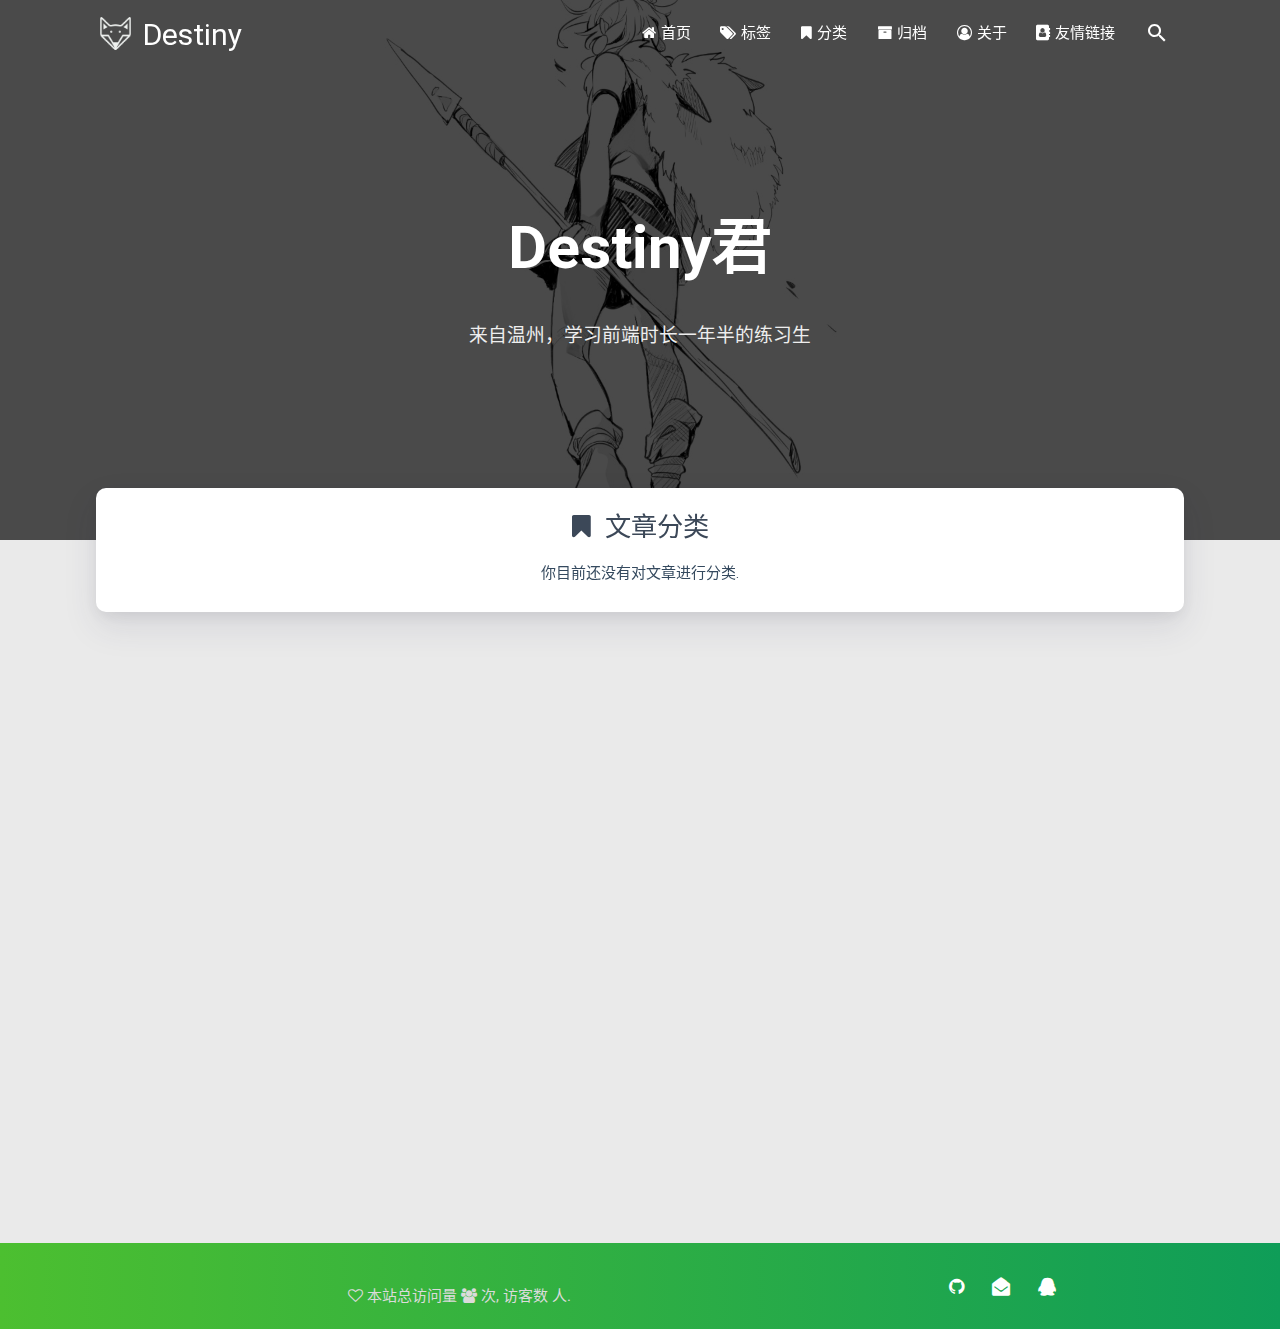
<file: categories/index.html>
<!DOCTYPE HTML>
<html lang="zh-CN">


<head><meta name="generator" content="Hexo 3.9.0">
    <meta charset="utf-8">
    <meta name="keywords" content="分类, Destiny">
    <meta name="description" content="分类 | Destiny">
    <meta http-equiv="X-UA-Compatible" content="IE=edge">
    <meta name="viewport" content="width=device-width, initial-scale=1.0">
    <meta name="renderer" content="webkit|ie-stand|ie-comp">
    <meta name="mobile-web-app-capable" content="yes">
    <meta name="format-detection" content="telephone=no">
    <meta name="apple-mobile-web-app-capable" content="yes">
    <meta name="apple-mobile-web-app-status-bar-style" content="black-translucent">
    <title>分类 | Destiny</title>
    <link rel="icon" type="image/png" href="/favicon.png">

    <link rel="stylesheet" type="text/css" href="/libs/awesome/css/font-awesome.min.css">
    <link rel="stylesheet" type="text/css" href="/libs/materialize/css/materialize.min.css">
    <link rel="stylesheet" type="text/css" href="/libs/aos/aos.css">
    <link rel="stylesheet" type="text/css" href="/libs/animate/animate.min.css">
    <link rel="stylesheet" type="text/css" href="/libs/lightGallery/css/lightgallery.min.css">
    <link rel="stylesheet" type="text/css" href="/css/matery.css">
    <link rel="stylesheet" type="text/css" href="/css/my.css">
    <style type="text/css">
        
    </style>

    <script src="/libs/jquery/jquery-2.2.0.min.js"></script>
<link rel="stylesheet" href="/css/prism-tomorrow.css" type="text/css"></head>


<body>

<header class="navbar-fixed">
    <nav id="headNav" class="bg-color nav-transparent">
        <div id="navContainer" class="container">
            <div class="nav-wrapper">
                <div class="brand-logo">
                    <a href="/" class="waves-effect waves-light">
                        
                        <img src="/medias/logo.png" class="logo-img hide-on-small-only">
                        
                        <span class="logo-span">Destiny</span>
                    </a>
                </div>
                

<a href="#" data-activates="mobile-nav" class="button-collapse"><i class="fa fa-navicon"></i></a>
<ul class="right">
    
    <li class="hide-on-med-and-down">
        <a href="/" class="waves-effect waves-light">
            
            <i class="fa fa-home"></i>
            
            <span>首页</span>
        </a>
    </li>
    
    <li class="hide-on-med-and-down">
        <a href="/tags" class="waves-effect waves-light">
            
            <i class="fa fa-tags"></i>
            
            <span>标签</span>
        </a>
    </li>
    
    <li class="hide-on-med-and-down">
        <a href="/categories" class="waves-effect waves-light">
            
            <i class="fa fa-bookmark"></i>
            
            <span>分类</span>
        </a>
    </li>
    
    <li class="hide-on-med-and-down">
        <a href="/archives" class="waves-effect waves-light">
            
            <i class="fa fa-archive"></i>
            
            <span>归档</span>
        </a>
    </li>
    
    <li class="hide-on-med-and-down">
        <a href="/about" class="waves-effect waves-light">
            
            <i class="fa fa-user-circle-o"></i>
            
            <span>关于</span>
        </a>
    </li>
    
    <li class="hide-on-med-and-down">
        <a href="/friends" class="waves-effect waves-light">
            
            <i class="fa fa-address-book"></i>
            
            <span>友情链接</span>
        </a>
    </li>
    
    <li>
        <a id="toggleSearch" class="waves-effect waves-light">
            <i id="searchIcon" class="mdi-action-search" title="搜索"></i>
        </a>
    </li>

</ul>

<div class="side-nav" id="mobile-nav">

    <div class="mobile-head bg-color">
        
        <img src="/medias/logo.png" class="logo-img circle responsive-img">
        
        <div class="logo-name">Destiny</div>
        <div class="logo-desc">
            
            来自温州，学习前端时长一年半的练习生
            
        </div>
    </div>

    

    <ul class="menu-list mobile-menu-list">
        
        <li>
            <a href="/" class="waves-effect waves-light">
                
                <i class="fa fa-fw fa-home"></i>
                
                首页
            </a>
        </li>
        
        <li>
            <a href="/tags" class="waves-effect waves-light">
                
                <i class="fa fa-fw fa-tags"></i>
                
                标签
            </a>
        </li>
        
        <li>
            <a href="/categories" class="waves-effect waves-light">
                
                <i class="fa fa-fw fa-bookmark"></i>
                
                分类
            </a>
        </li>
        
        <li>
            <a href="/archives" class="waves-effect waves-light">
                
                <i class="fa fa-fw fa-archive"></i>
                
                归档
            </a>
        </li>
        
        <li>
            <a href="/about" class="waves-effect waves-light">
                
                <i class="fa fa-fw fa-user-circle-o"></i>
                
                关于
            </a>
        </li>
        
        <li>
            <a href="/friends" class="waves-effect waves-light">
                
                <i class="fa fa-fw fa-address-book"></i>
                
                友情链接
            </a>
        </li>
        
        
        <li><div class="divider"></div></li>
        <li>
            <a href="https://github.com/dondonZh" class="waves-effect waves-light" target="_blank">
                <i class="fa fa-github-square fa-fw"></i>Fork Me
            </a>
        </li>
        
    </ul>

    <div class="social-link">
    <a href="https://github.com/dondonZh" class="tooltipped" target="_blank" data-tooltip="访问我的GitHub" data-position="top" data-delay="50">
        <i class="fa fa-github"></i>
    </a>



    <a href="mailto:976201076@qq.com" class="tooltipped" target="_blank" data-tooltip="邮件联系我" data-position="top" data-delay="50">
        <i class="fa fa-envelope-open"></i>
    </a>



    <a href="tencent://AddContact/?fromId=50&fromSubId=1&subcmd=all&uin=976201076" class="tooltipped" data-tooltip="QQ联系我: 976201076" data-position="top" data-delay="50">
        <i class="fa fa-qq"></i>
    </a>


</div>
</div>

            </div>
        </div>

        
        <style>
    .nav-transparent .github-corner {
        display: none !important;
    }

    .github-corner {
        position: absolute;
        z-index: 10;
        top: 0;
        right: 0;
        border: 0;
        transform: scale(1.1);
    }

    .github-corner svg {
        color: #0f9d58;
        fill: #fff;
        height: 64px;
        width: 64px;
    }

    .github-corner:hover .octo-arm {
        animation: a 0.56s ease-in-out;
    }

    .github-corner .octo-arm {
        animation: none;
    }

    @keyframes a {
        0%,
        to {
            transform: rotate(0);
        }
        20%,
        60% {
            transform: rotate(-25deg);
        }
        40%,
        80% {
            transform: rotate(10deg);
        }
    }
</style>

<a href="https://github.com/dondonZh" class="github-corner tooltipped hide-on-med-and-down" target="_blank"
   data-tooltip="Fork Me" data-position="left" data-delay="50">
    <svg viewBox="0 0 250 250" aria-hidden="true">
        <path d="M0,0 L115,115 L130,115 L142,142 L250,250 L250,0 Z"></path>
        <path d="M128.3,109.0 C113.8,99.7 119.0,89.6 119.0,89.6 C122.0,82.7 120.5,78.6 120.5,78.6 C119.2,72.0 123.4,76.3 123.4,76.3 C127.3,80.9 125.5,87.3 125.5,87.3 C122.9,97.6 130.6,101.9 134.4,103.2"
              fill="currentColor" style="transform-origin: 130px 106px;" class="octo-arm"></path>
        <path d="M115.0,115.0 C114.9,115.1 118.7,116.5 119.8,115.4 L133.7,101.6 C136.9,99.2 139.9,98.4 142.2,98.6 C133.8,88.0 127.5,74.4 143.8,58.0 C148.5,53.4 154.0,51.2 159.7,51.0 C160.3,49.4 163.2,43.6 171.4,40.1 C171.4,40.1 176.1,42.5 178.8,56.2 C183.1,58.6 187.2,61.8 190.9,65.4 C194.5,69.0 197.7,73.2 200.1,77.6 C213.8,80.2 216.3,84.9 216.3,84.9 C212.7,93.1 206.9,96.0 205.4,96.6 C205.1,102.4 203.0,107.8 198.3,112.5 C181.9,128.9 168.3,122.5 157.7,114.1 C157.9,116.9 156.7,120.9 152.7,124.9 L141.0,136.5 C139.8,137.7 141.6,141.9 141.8,141.8 Z"
              fill="currentColor" class="octo-body"></path>
    </svg>
</a>
        
    </nav>
</header>

<div class="bg-cover  about-cover" style="background-image: url('/medias/cover.jpg')">
    <div class="container">
        <div class="row">
            <div class="col s10 offset-s1 m8 offset-m2 l8 offset-l2">
                <div class="brand">
                    <div class="title center-align">
                    
                        Destiny君
                    
                    </div>

                    <div class="description center-align">
                    
                        来自温州，学习前端时长一年半的练习生
                    
                    </div>
                </div>
            </div>
        </div>
        
    </div>
</div>

<script>
// Dynamically switch banner pictures every day.
$('.bg-cover').css('background-image', 'url(/medias/banner/' + 3+ '.jpg)');
</script>

<main class="content">

    

<div id="category-cloud" class="container chip-container">
    <div class="card">
        <div class="card-content">
            <div class="tag-title center-align">
                <i class="fa fa-bookmark"></i>&nbsp;&nbsp;文章分类
            </div>
            <div class="tag-chips">
                
                你目前还没有对文章进行分类.
                
            </div>
        </div>
    </div>
</div>

    

</main>

<footer class="page-footer bg-color">
    <div class="container row center-align">
        <div class="col s12 m8 l8 copy-right">


            

            
			
                <br>
                
                <span id="busuanzi_container_site_pv">
                    <i class="fa fa-heart-o"></i>
                    本站总访问量 <span id="busuanzi_value_site_pv" class="white-color"></span>
                </span>
                
                
                <span id="busuanzi_container_site_uv">
                    <i class="fa fa-users"></i>
                    次,&nbsp;访客数 <span id="busuanzi_value_site_uv" class="white-color"></span> 人.
                </span>
                
            
        </div>
        <div class="col s12 m4 l4 social-link social-statis">
    <a href="https://github.com/dondonZh" class="tooltipped" target="_blank" data-tooltip="访问我的GitHub" data-position="top" data-delay="50">
        <i class="fa fa-github"></i>
    </a>



    <a href="mailto:976201076@qq.com" class="tooltipped" target="_blank" data-tooltip="邮件联系我" data-position="top" data-delay="50">
        <i class="fa fa-envelope-open"></i>
    </a>



    <a href="tencent://AddContact/?fromId=50&fromSubId=1&subcmd=all&uin=976201076" class="tooltipped" data-tooltip="QQ联系我: 976201076" data-position="top" data-delay="50">
        <i class="fa fa-qq"></i>
    </a>


</div>
    </div>
</footer>

<div class="progress-bar"></div>


<!-- 搜索遮罩框 -->
<div id="searchModal" class="modal">
    <div class="modal-content">
        <div class="search-header">
            <span class="title"><i class="fa fa-search"></i>&nbsp;&nbsp;搜索</span>
            <input type="search" id="searchInput" name="s" placeholder="请输入搜索的关键字"
                   class="search-input" autofocus="">
        </div>
        <div id="searchResult"></div>
    </div>
</div>

<script src="/js/search.js"></script>
<script type="text/javascript">
    searchFunc("/" + "search.xml", 'searchInput', 'searchResult');
</script>
<!-- 回到顶部按钮 -->
<div id="backTop" class="top-scroll">
    <a class="btn-floating btn-large waves-effect waves-light" href="#!">
        <i class="fa fa-angle-up"></i>
    </a>
</div>


<script src="/libs/materialize/js/materialize.min.js"></script>
<script src="/libs/masonry/masonry.pkgd.min.js"></script>
<script src="/libs/aos/aos.js"></script>
<script src="/libs/scrollprogress/scrollProgress.min.js"></script>
<script src="/libs/lightGallery/js/lightgallery-all.min.js"></script>
<script src="/js/matery.js"></script>

<!-- Global site tag (gtag.js) - Google Analytics -->



    <script src="/libs/others/clicklove.js"></script>


    <script async src="/libs/others/busuanzi.pure.mini.js"></script>


</body>
</html>
</file>
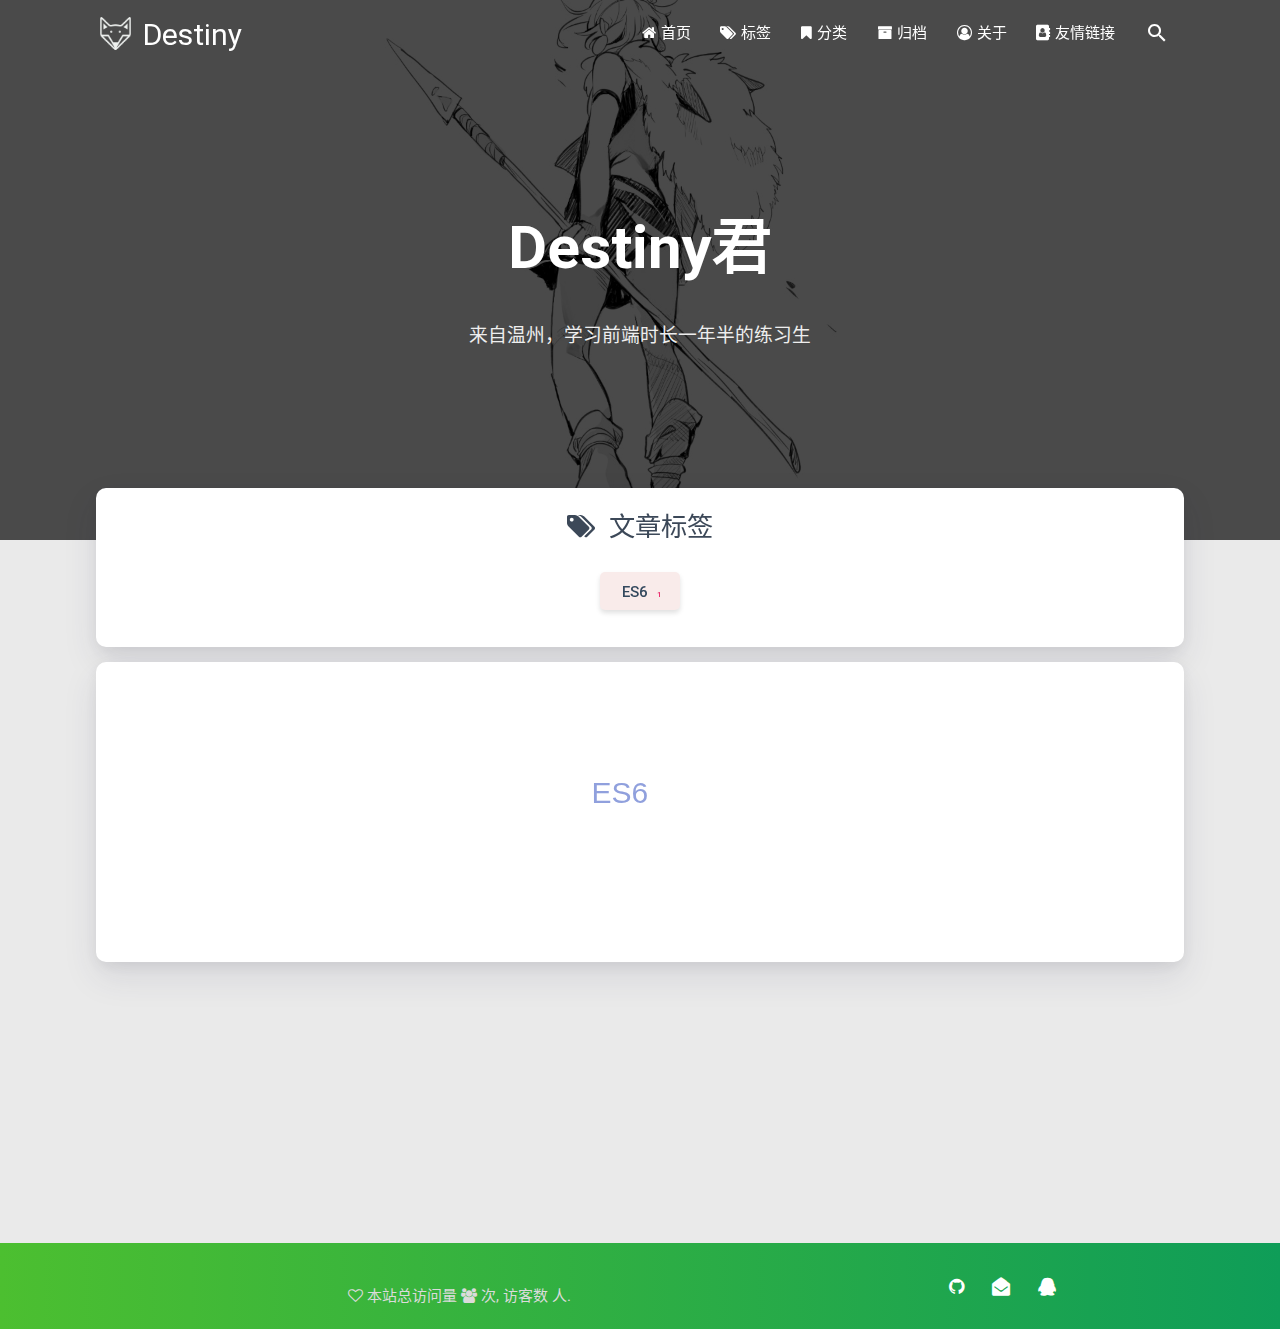
<file: tags/index.html>
<!DOCTYPE HTML>
<html lang="zh-CN">


<head><meta name="generator" content="Hexo 3.9.0">
    <meta charset="utf-8">
    <meta name="keywords" content="标签, Destiny">
    <meta name="description" content="标签 | Destiny">
    <meta http-equiv="X-UA-Compatible" content="IE=edge">
    <meta name="viewport" content="width=device-width, initial-scale=1.0">
    <meta name="renderer" content="webkit|ie-stand|ie-comp">
    <meta name="mobile-web-app-capable" content="yes">
    <meta name="format-detection" content="telephone=no">
    <meta name="apple-mobile-web-app-capable" content="yes">
    <meta name="apple-mobile-web-app-status-bar-style" content="black-translucent">
    <title>标签 | Destiny</title>
    <link rel="icon" type="image/png" href="/favicon.png">

    <link rel="stylesheet" type="text/css" href="/libs/awesome/css/font-awesome.min.css">
    <link rel="stylesheet" type="text/css" href="/libs/materialize/css/materialize.min.css">
    <link rel="stylesheet" type="text/css" href="/libs/aos/aos.css">
    <link rel="stylesheet" type="text/css" href="/libs/animate/animate.min.css">
    <link rel="stylesheet" type="text/css" href="/libs/lightGallery/css/lightgallery.min.css">
    <link rel="stylesheet" type="text/css" href="/css/matery.css">
    <link rel="stylesheet" type="text/css" href="/css/my.css">
    <style type="text/css">
        
    </style>

    <script src="/libs/jquery/jquery-2.2.0.min.js"></script>
<link rel="stylesheet" href="/css/prism-tomorrow.css" type="text/css"></head>


<body>

<header class="navbar-fixed">
    <nav id="headNav" class="bg-color nav-transparent">
        <div id="navContainer" class="container">
            <div class="nav-wrapper">
                <div class="brand-logo">
                    <a href="/" class="waves-effect waves-light">
                        
                        <img src="/medias/logo.png" class="logo-img hide-on-small-only">
                        
                        <span class="logo-span">Destiny</span>
                    </a>
                </div>
                

<a href="#" data-activates="mobile-nav" class="button-collapse"><i class="fa fa-navicon"></i></a>
<ul class="right">
    
    <li class="hide-on-med-and-down">
        <a href="/" class="waves-effect waves-light">
            
            <i class="fa fa-home"></i>
            
            <span>首页</span>
        </a>
    </li>
    
    <li class="hide-on-med-and-down">
        <a href="/tags" class="waves-effect waves-light">
            
            <i class="fa fa-tags"></i>
            
            <span>标签</span>
        </a>
    </li>
    
    <li class="hide-on-med-and-down">
        <a href="/categories" class="waves-effect waves-light">
            
            <i class="fa fa-bookmark"></i>
            
            <span>分类</span>
        </a>
    </li>
    
    <li class="hide-on-med-and-down">
        <a href="/archives" class="waves-effect waves-light">
            
            <i class="fa fa-archive"></i>
            
            <span>归档</span>
        </a>
    </li>
    
    <li class="hide-on-med-and-down">
        <a href="/about" class="waves-effect waves-light">
            
            <i class="fa fa-user-circle-o"></i>
            
            <span>关于</span>
        </a>
    </li>
    
    <li class="hide-on-med-and-down">
        <a href="/friends" class="waves-effect waves-light">
            
            <i class="fa fa-address-book"></i>
            
            <span>友情链接</span>
        </a>
    </li>
    
    <li>
        <a id="toggleSearch" class="waves-effect waves-light">
            <i id="searchIcon" class="mdi-action-search" title="搜索"></i>
        </a>
    </li>

</ul>

<div class="side-nav" id="mobile-nav">

    <div class="mobile-head bg-color">
        
        <img src="/medias/logo.png" class="logo-img circle responsive-img">
        
        <div class="logo-name">Destiny</div>
        <div class="logo-desc">
            
            来自温州，学习前端时长一年半的练习生
            
        </div>
    </div>

    

    <ul class="menu-list mobile-menu-list">
        
        <li>
            <a href="/" class="waves-effect waves-light">
                
                <i class="fa fa-fw fa-home"></i>
                
                首页
            </a>
        </li>
        
        <li>
            <a href="/tags" class="waves-effect waves-light">
                
                <i class="fa fa-fw fa-tags"></i>
                
                标签
            </a>
        </li>
        
        <li>
            <a href="/categories" class="waves-effect waves-light">
                
                <i class="fa fa-fw fa-bookmark"></i>
                
                分类
            </a>
        </li>
        
        <li>
            <a href="/archives" class="waves-effect waves-light">
                
                <i class="fa fa-fw fa-archive"></i>
                
                归档
            </a>
        </li>
        
        <li>
            <a href="/about" class="waves-effect waves-light">
                
                <i class="fa fa-fw fa-user-circle-o"></i>
                
                关于
            </a>
        </li>
        
        <li>
            <a href="/friends" class="waves-effect waves-light">
                
                <i class="fa fa-fw fa-address-book"></i>
                
                友情链接
            </a>
        </li>
        
        
        <li><div class="divider"></div></li>
        <li>
            <a href="https://github.com/dondonZh" class="waves-effect waves-light" target="_blank">
                <i class="fa fa-github-square fa-fw"></i>Fork Me
            </a>
        </li>
        
    </ul>

    <div class="social-link">
    <a href="https://github.com/dondonZh" class="tooltipped" target="_blank" data-tooltip="访问我的GitHub" data-position="top" data-delay="50">
        <i class="fa fa-github"></i>
    </a>



    <a href="mailto:976201076@qq.com" class="tooltipped" target="_blank" data-tooltip="邮件联系我" data-position="top" data-delay="50">
        <i class="fa fa-envelope-open"></i>
    </a>



    <a href="tencent://AddContact/?fromId=50&fromSubId=1&subcmd=all&uin=976201076" class="tooltipped" data-tooltip="QQ联系我: 976201076" data-position="top" data-delay="50">
        <i class="fa fa-qq"></i>
    </a>


</div>
</div>

            </div>
        </div>

        
        <style>
    .nav-transparent .github-corner {
        display: none !important;
    }

    .github-corner {
        position: absolute;
        z-index: 10;
        top: 0;
        right: 0;
        border: 0;
        transform: scale(1.1);
    }

    .github-corner svg {
        color: #0f9d58;
        fill: #fff;
        height: 64px;
        width: 64px;
    }

    .github-corner:hover .octo-arm {
        animation: a 0.56s ease-in-out;
    }

    .github-corner .octo-arm {
        animation: none;
    }

    @keyframes a {
        0%,
        to {
            transform: rotate(0);
        }
        20%,
        60% {
            transform: rotate(-25deg);
        }
        40%,
        80% {
            transform: rotate(10deg);
        }
    }
</style>

<a href="https://github.com/dondonZh" class="github-corner tooltipped hide-on-med-and-down" target="_blank"
   data-tooltip="Fork Me" data-position="left" data-delay="50">
    <svg viewBox="0 0 250 250" aria-hidden="true">
        <path d="M0,0 L115,115 L130,115 L142,142 L250,250 L250,0 Z"></path>
        <path d="M128.3,109.0 C113.8,99.7 119.0,89.6 119.0,89.6 C122.0,82.7 120.5,78.6 120.5,78.6 C119.2,72.0 123.4,76.3 123.4,76.3 C127.3,80.9 125.5,87.3 125.5,87.3 C122.9,97.6 130.6,101.9 134.4,103.2"
              fill="currentColor" style="transform-origin: 130px 106px;" class="octo-arm"></path>
        <path d="M115.0,115.0 C114.9,115.1 118.7,116.5 119.8,115.4 L133.7,101.6 C136.9,99.2 139.9,98.4 142.2,98.6 C133.8,88.0 127.5,74.4 143.8,58.0 C148.5,53.4 154.0,51.2 159.7,51.0 C160.3,49.4 163.2,43.6 171.4,40.1 C171.4,40.1 176.1,42.5 178.8,56.2 C183.1,58.6 187.2,61.8 190.9,65.4 C194.5,69.0 197.7,73.2 200.1,77.6 C213.8,80.2 216.3,84.9 216.3,84.9 C212.7,93.1 206.9,96.0 205.4,96.6 C205.1,102.4 203.0,107.8 198.3,112.5 C181.9,128.9 168.3,122.5 157.7,114.1 C157.9,116.9 156.7,120.9 152.7,124.9 L141.0,136.5 C139.8,137.7 141.6,141.9 141.8,141.8 Z"
              fill="currentColor" class="octo-body"></path>
    </svg>
</a>
        
    </nav>
</header>

<div class="bg-cover  about-cover" style="background-image: url('/medias/cover.jpg')">
    <div class="container">
        <div class="row">
            <div class="col s10 offset-s1 m8 offset-m2 l8 offset-l2">
                <div class="brand">
                    <div class="title center-align">
                    
                        Destiny君
                    
                    </div>

                    <div class="description center-align">
                    
                        来自温州，学习前端时长一年半的练习生
                    
                    </div>
                </div>
            </div>
        </div>
        
    </div>
</div>

<script>
// Dynamically switch banner pictures every day.
$('.bg-cover').css('background-image', 'url(/medias/banner/' + 3+ '.jpg)');
</script>

<main class="content">

    

<div id="tags" class="container chip-container">
    <div class="card">
        <div class="card-content">
            <div class="tag-title center-align">
                <i class="fa fa-tags"></i>&nbsp;&nbsp;文章标签
            </div>
            <div class="tag-chips">
                
                
                <a href="/tags/ES6/" title="ES6: 1">
                    <span class="chip center-align waves-effect waves-light
                             chip-default "
                            data-tagname="ES6" style="background-color: #F9EBEA;">ES6
                        <span class="tag-length">1</span>
                    </span>
                </a>
                
            </div>
        </div>
    </div>
</div>

    
    <link rel="stylesheet" type="text/css" href="/libs/jqcloud/jqcloud.css">
<style type="text/css">
    #tag-wordcloud {
        width: 100%;
        height: 300px;
    }
</style>

<div class="container" data-aos="fade-up">
    <div class="card">
        <div id="tag-wordcloud" class="card-content"></div>
    </div>
</div>

<script type="text/javascript" src="/libs/jqcloud/jqcloud-1.0.4.min.js"></script>
<script type="text/javascript">
    

    $('#tag-wordcloud').jQCloud([{"text":"ES6","weight":1,"link":"https://github.com/dondonZh/tags/ES6/"}], {
        autoResize: true
    });
</script>
    

</main>

<footer class="page-footer bg-color">
    <div class="container row center-align">
        <div class="col s12 m8 l8 copy-right">


            

            
			
                <br>
                
                <span id="busuanzi_container_site_pv">
                    <i class="fa fa-heart-o"></i>
                    本站总访问量 <span id="busuanzi_value_site_pv" class="white-color"></span>
                </span>
                
                
                <span id="busuanzi_container_site_uv">
                    <i class="fa fa-users"></i>
                    次,&nbsp;访客数 <span id="busuanzi_value_site_uv" class="white-color"></span> 人.
                </span>
                
            
        </div>
        <div class="col s12 m4 l4 social-link social-statis">
    <a href="https://github.com/dondonZh" class="tooltipped" target="_blank" data-tooltip="访问我的GitHub" data-position="top" data-delay="50">
        <i class="fa fa-github"></i>
    </a>



    <a href="mailto:976201076@qq.com" class="tooltipped" target="_blank" data-tooltip="邮件联系我" data-position="top" data-delay="50">
        <i class="fa fa-envelope-open"></i>
    </a>



    <a href="tencent://AddContact/?fromId=50&fromSubId=1&subcmd=all&uin=976201076" class="tooltipped" data-tooltip="QQ联系我: 976201076" data-position="top" data-delay="50">
        <i class="fa fa-qq"></i>
    </a>


</div>
    </div>
</footer>

<div class="progress-bar"></div>


<!-- 搜索遮罩框 -->
<div id="searchModal" class="modal">
    <div class="modal-content">
        <div class="search-header">
            <span class="title"><i class="fa fa-search"></i>&nbsp;&nbsp;搜索</span>
            <input type="search" id="searchInput" name="s" placeholder="请输入搜索的关键字"
                   class="search-input" autofocus="">
        </div>
        <div id="searchResult"></div>
    </div>
</div>

<script src="/js/search.js"></script>
<script type="text/javascript">
    searchFunc("/" + "search.xml", 'searchInput', 'searchResult');
</script>
<!-- 回到顶部按钮 -->
<div id="backTop" class="top-scroll">
    <a class="btn-floating btn-large waves-effect waves-light" href="#!">
        <i class="fa fa-angle-up"></i>
    </a>
</div>


<script src="/libs/materialize/js/materialize.min.js"></script>
<script src="/libs/masonry/masonry.pkgd.min.js"></script>
<script src="/libs/aos/aos.js"></script>
<script src="/libs/scrollprogress/scrollProgress.min.js"></script>
<script src="/libs/lightGallery/js/lightgallery-all.min.js"></script>
<script src="/js/matery.js"></script>

<!-- Global site tag (gtag.js) - Google Analytics -->



    <script src="/libs/others/clicklove.js"></script>


    <script async src="/libs/others/busuanzi.pure.mini.js"></script>


</body>
</html>
</file>
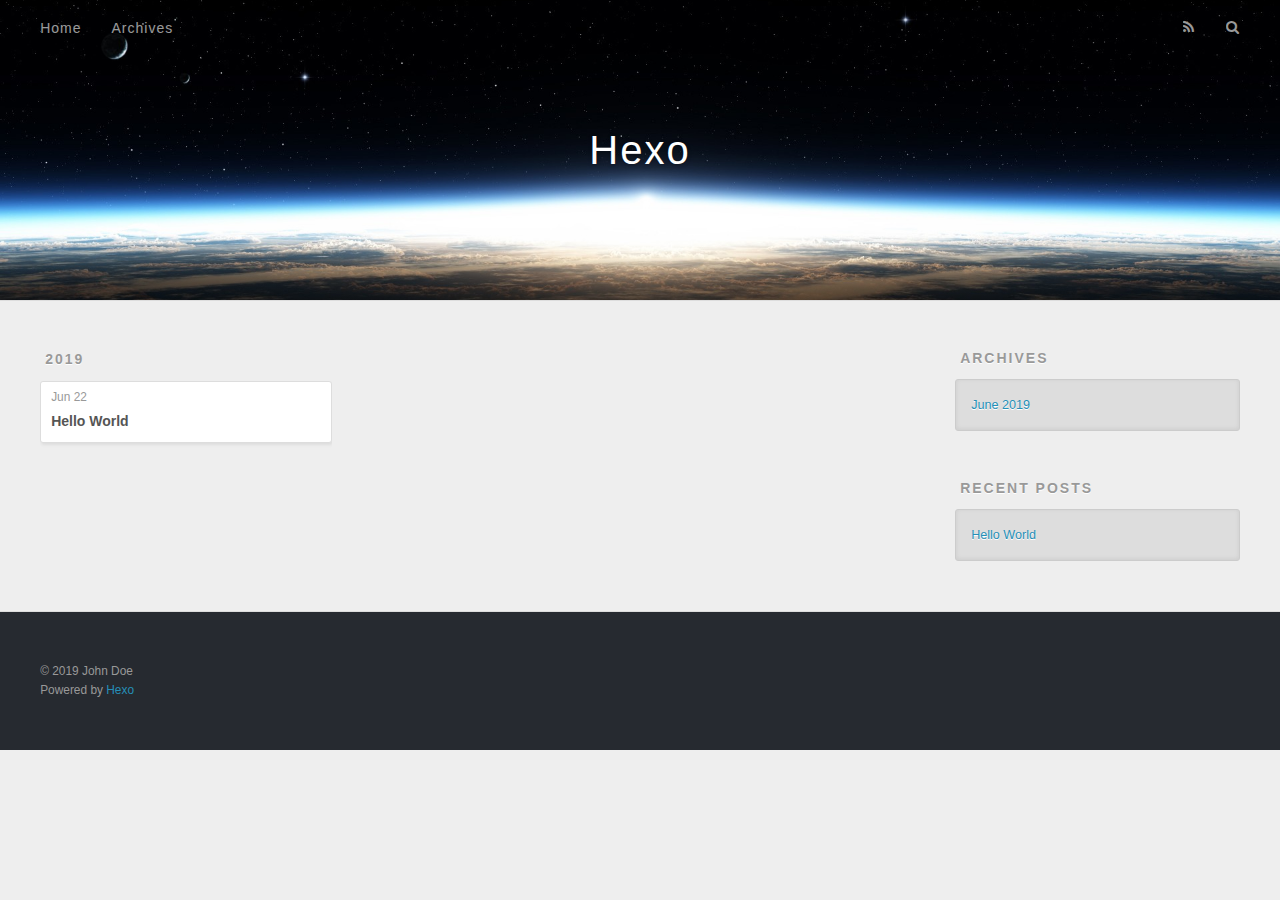
<file: archives/2019/index.html>
<!DOCTYPE html>
<html>
<head><meta name="generator" content="Hexo 3.9.0">
  <meta charset="utf-8">
  

  
  <title>Archives: 2019 | Hexo</title>
  <meta name="viewport" content="width=device-width, initial-scale=1, maximum-scale=1">
  <meta property="og:type" content="website">
<meta property="og:title" content="Hexo">
<meta property="og:url" content="http://yoursite.com/archives/2019/index.html">
<meta property="og:site_name" content="Hexo">
<meta property="og:locale" content="default">
<meta name="twitter:card" content="summary">
<meta name="twitter:title" content="Hexo">
  
    <link rel="alternate" href="/atom.xml" title="Hexo" type="application/atom+xml">
  
  
    <link rel="icon" href="/favicon.png">
  
  
    <link href="//fonts.googleapis.com/css?family=Source+Code+Pro" rel="stylesheet" type="text/css">
  
  <link rel="stylesheet" href="/css/style.css">
</head>
</html>
<body>
  <div id="container">
    <div id="wrap">
      <header id="header">
  <div id="banner"></div>
  <div id="header-outer" class="outer">
    <div id="header-title" class="inner">
      <h1 id="logo-wrap">
        <a href="/" id="logo">Hexo</a>
      </h1>
      
    </div>
    <div id="header-inner" class="inner">
      <nav id="main-nav">
        <a id="main-nav-toggle" class="nav-icon"></a>
        
          <a class="main-nav-link" href="/">Home</a>
        
          <a class="main-nav-link" href="/archives">Archives</a>
        
      </nav>
      <nav id="sub-nav">
        
          <a id="nav-rss-link" class="nav-icon" href="/atom.xml" title="RSS Feed"></a>
        
        <a id="nav-search-btn" class="nav-icon" title="Search"></a>
      </nav>
      <div id="search-form-wrap">
        <form action="//google.com/search" method="get" accept-charset="UTF-8" class="search-form"><input type="search" name="q" class="search-form-input" placeholder="Search"><button type="submit" class="search-form-submit">&#xF002;</button><input type="hidden" name="sitesearch" value="http://yoursite.com"></form>
      </div>
    </div>
  </div>
</header>
      <div class="outer">
        <section id="main">
  
  
    
    
      
      
      <section class="archives-wrap">
        <div class="archive-year-wrap">
          <a href="/archives/2019" class="archive-year">2019</a>
        </div>
        <div class="archives">
    
    <article class="archive-article archive-type-post">
  <div class="archive-article-inner">
    <header class="archive-article-header">
      <a href="/2019/06/22/hello-world/" class="archive-article-date">
  <time datetime="2019-06-22T11:00:11.628Z" itemprop="datePublished">Jun 22</time>
</a>
      
  
    <h1 itemprop="name">
      <a class="archive-article-title" href="/2019/06/22/hello-world/">Hello World</a>
    </h1>
  

    </header>
  </div>
</article>
  
  
    </div></section>
  


</section>
        
          <aside id="sidebar">
  
    

  
    

  
    
  
    
  <div class="widget-wrap">
    <h3 class="widget-title">Archives</h3>
    <div class="widget">
      <ul class="archive-list"><li class="archive-list-item"><a class="archive-list-link" href="/archives/2019/06/">June 2019</a></li></ul>
    </div>
  </div>


  
    
  <div class="widget-wrap">
    <h3 class="widget-title">Recent Posts</h3>
    <div class="widget">
      <ul>
        
          <li>
            <a href="/2019/06/22/hello-world/">Hello World</a>
          </li>
        
      </ul>
    </div>
  </div>

  
</aside>
        
      </div>
      <footer id="footer">
  
  <div class="outer">
    <div id="footer-info" class="inner">
      &copy; 2019 John Doe<br>
      Powered by <a href="http://hexo.io/" target="_blank">Hexo</a>
    </div>
  </div>
</footer>
    </div>
    <nav id="mobile-nav">
  
    <a href="/" class="mobile-nav-link">Home</a>
  
    <a href="/archives" class="mobile-nav-link">Archives</a>
  
</nav>
    

<script src="//ajax.googleapis.com/ajax/libs/jquery/2.0.3/jquery.min.js"></script>


  <link rel="stylesheet" href="/fancybox/jquery.fancybox.css">
  <script src="/fancybox/jquery.fancybox.pack.js"></script>


<script src="/js/script.js"></script>



  </div>
</body>
</html>
</file>
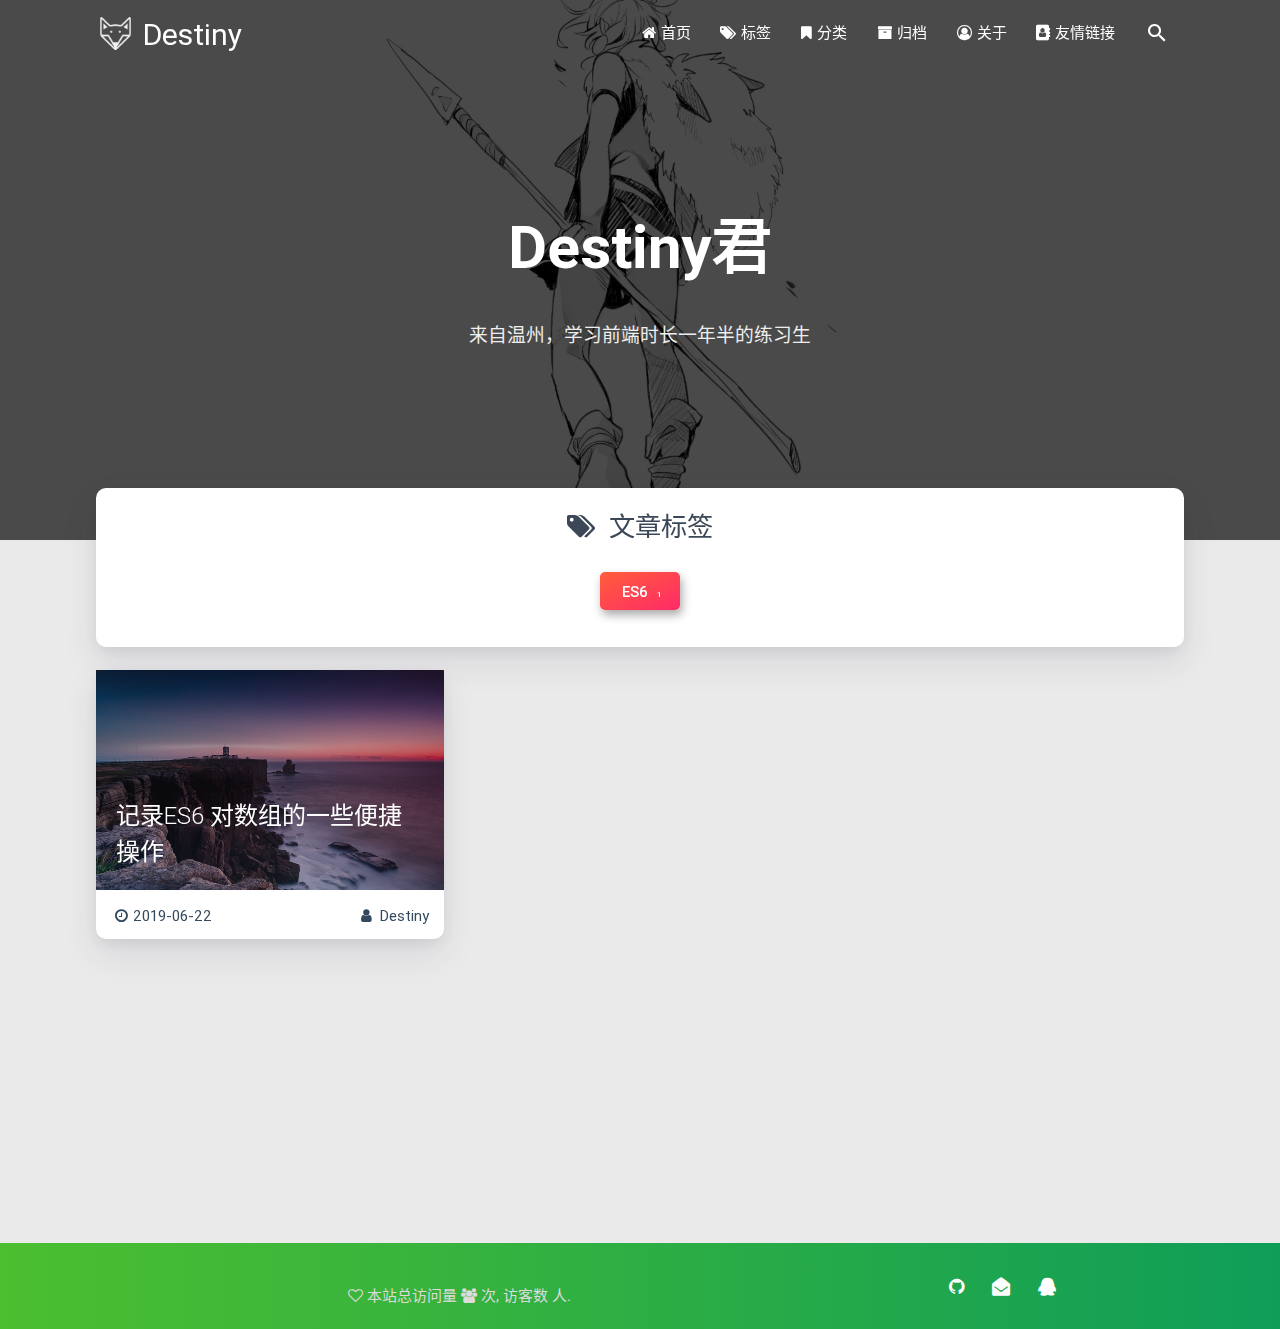
<file: tags/ES6/index.html>
<!DOCTYPE HTML>
<html lang="zh-CN">


<head><meta name="generator" content="Hexo 3.9.0">
    <meta charset="utf-8">
    <meta name="keywords" content="标签: ES6, Destiny">
    <meta name="description" content="标签: ES6 | Destiny">
    <meta http-equiv="X-UA-Compatible" content="IE=edge">
    <meta name="viewport" content="width=device-width, initial-scale=1.0">
    <meta name="renderer" content="webkit|ie-stand|ie-comp">
    <meta name="mobile-web-app-capable" content="yes">
    <meta name="format-detection" content="telephone=no">
    <meta name="apple-mobile-web-app-capable" content="yes">
    <meta name="apple-mobile-web-app-status-bar-style" content="black-translucent">
    <title>标签: ES6 | Destiny</title>
    <link rel="icon" type="image/png" href="/favicon.png">

    <link rel="stylesheet" type="text/css" href="/libs/awesome/css/font-awesome.min.css">
    <link rel="stylesheet" type="text/css" href="/libs/materialize/css/materialize.min.css">
    <link rel="stylesheet" type="text/css" href="/libs/aos/aos.css">
    <link rel="stylesheet" type="text/css" href="/libs/animate/animate.min.css">
    <link rel="stylesheet" type="text/css" href="/libs/lightGallery/css/lightgallery.min.css">
    <link rel="stylesheet" type="text/css" href="/css/matery.css">
    <link rel="stylesheet" type="text/css" href="/css/my.css">
    <style type="text/css">
        
    </style>

    <script src="/libs/jquery/jquery-2.2.0.min.js"></script>
<link rel="stylesheet" href="/css/prism-tomorrow.css" type="text/css"></head>


<body>

<header class="navbar-fixed">
    <nav id="headNav" class="bg-color nav-transparent">
        <div id="navContainer" class="container">
            <div class="nav-wrapper">
                <div class="brand-logo">
                    <a href="/" class="waves-effect waves-light">
                        
                        <img src="/medias/logo.png" class="logo-img hide-on-small-only">
                        
                        <span class="logo-span">Destiny</span>
                    </a>
                </div>
                

<a href="#" data-activates="mobile-nav" class="button-collapse"><i class="fa fa-navicon"></i></a>
<ul class="right">
    
    <li class="hide-on-med-and-down">
        <a href="/" class="waves-effect waves-light">
            
            <i class="fa fa-home"></i>
            
            <span>首页</span>
        </a>
    </li>
    
    <li class="hide-on-med-and-down">
        <a href="/tags" class="waves-effect waves-light">
            
            <i class="fa fa-tags"></i>
            
            <span>标签</span>
        </a>
    </li>
    
    <li class="hide-on-med-and-down">
        <a href="/categories" class="waves-effect waves-light">
            
            <i class="fa fa-bookmark"></i>
            
            <span>分类</span>
        </a>
    </li>
    
    <li class="hide-on-med-and-down">
        <a href="/archives" class="waves-effect waves-light">
            
            <i class="fa fa-archive"></i>
            
            <span>归档</span>
        </a>
    </li>
    
    <li class="hide-on-med-and-down">
        <a href="/about" class="waves-effect waves-light">
            
            <i class="fa fa-user-circle-o"></i>
            
            <span>关于</span>
        </a>
    </li>
    
    <li class="hide-on-med-and-down">
        <a href="/friends" class="waves-effect waves-light">
            
            <i class="fa fa-address-book"></i>
            
            <span>友情链接</span>
        </a>
    </li>
    
    <li>
        <a id="toggleSearch" class="waves-effect waves-light">
            <i id="searchIcon" class="mdi-action-search" title="搜索"></i>
        </a>
    </li>

</ul>

<div class="side-nav" id="mobile-nav">

    <div class="mobile-head bg-color">
        
        <img src="/medias/logo.png" class="logo-img circle responsive-img">
        
        <div class="logo-name">Destiny</div>
        <div class="logo-desc">
            
            来自温州，学习前端时长一年半的练习生
            
        </div>
    </div>

    

    <ul class="menu-list mobile-menu-list">
        
        <li>
            <a href="/" class="waves-effect waves-light">
                
                <i class="fa fa-fw fa-home"></i>
                
                首页
            </a>
        </li>
        
        <li>
            <a href="/tags" class="waves-effect waves-light">
                
                <i class="fa fa-fw fa-tags"></i>
                
                标签
            </a>
        </li>
        
        <li>
            <a href="/categories" class="waves-effect waves-light">
                
                <i class="fa fa-fw fa-bookmark"></i>
                
                分类
            </a>
        </li>
        
        <li>
            <a href="/archives" class="waves-effect waves-light">
                
                <i class="fa fa-fw fa-archive"></i>
                
                归档
            </a>
        </li>
        
        <li>
            <a href="/about" class="waves-effect waves-light">
                
                <i class="fa fa-fw fa-user-circle-o"></i>
                
                关于
            </a>
        </li>
        
        <li>
            <a href="/friends" class="waves-effect waves-light">
                
                <i class="fa fa-fw fa-address-book"></i>
                
                友情链接
            </a>
        </li>
        
        
        <li><div class="divider"></div></li>
        <li>
            <a href="https://github.com/dondonZh" class="waves-effect waves-light" target="_blank">
                <i class="fa fa-github-square fa-fw"></i>Fork Me
            </a>
        </li>
        
    </ul>

    <div class="social-link">
    <a href="https://github.com/dondonZh" class="tooltipped" target="_blank" data-tooltip="访问我的GitHub" data-position="top" data-delay="50">
        <i class="fa fa-github"></i>
    </a>



    <a href="mailto:976201076@qq.com" class="tooltipped" target="_blank" data-tooltip="邮件联系我" data-position="top" data-delay="50">
        <i class="fa fa-envelope-open"></i>
    </a>



    <a href="tencent://AddContact/?fromId=50&fromSubId=1&subcmd=all&uin=976201076" class="tooltipped" data-tooltip="QQ联系我: 976201076" data-position="top" data-delay="50">
        <i class="fa fa-qq"></i>
    </a>


</div>
</div>

            </div>
        </div>

        
        <style>
    .nav-transparent .github-corner {
        display: none !important;
    }

    .github-corner {
        position: absolute;
        z-index: 10;
        top: 0;
        right: 0;
        border: 0;
        transform: scale(1.1);
    }

    .github-corner svg {
        color: #0f9d58;
        fill: #fff;
        height: 64px;
        width: 64px;
    }

    .github-corner:hover .octo-arm {
        animation: a 0.56s ease-in-out;
    }

    .github-corner .octo-arm {
        animation: none;
    }

    @keyframes a {
        0%,
        to {
            transform: rotate(0);
        }
        20%,
        60% {
            transform: rotate(-25deg);
        }
        40%,
        80% {
            transform: rotate(10deg);
        }
    }
</style>

<a href="https://github.com/dondonZh" class="github-corner tooltipped hide-on-med-and-down" target="_blank"
   data-tooltip="Fork Me" data-position="left" data-delay="50">
    <svg viewBox="0 0 250 250" aria-hidden="true">
        <path d="M0,0 L115,115 L130,115 L142,142 L250,250 L250,0 Z"></path>
        <path d="M128.3,109.0 C113.8,99.7 119.0,89.6 119.0,89.6 C122.0,82.7 120.5,78.6 120.5,78.6 C119.2,72.0 123.4,76.3 123.4,76.3 C127.3,80.9 125.5,87.3 125.5,87.3 C122.9,97.6 130.6,101.9 134.4,103.2"
              fill="currentColor" style="transform-origin: 130px 106px;" class="octo-arm"></path>
        <path d="M115.0,115.0 C114.9,115.1 118.7,116.5 119.8,115.4 L133.7,101.6 C136.9,99.2 139.9,98.4 142.2,98.6 C133.8,88.0 127.5,74.4 143.8,58.0 C148.5,53.4 154.0,51.2 159.7,51.0 C160.3,49.4 163.2,43.6 171.4,40.1 C171.4,40.1 176.1,42.5 178.8,56.2 C183.1,58.6 187.2,61.8 190.9,65.4 C194.5,69.0 197.7,73.2 200.1,77.6 C213.8,80.2 216.3,84.9 216.3,84.9 C212.7,93.1 206.9,96.0 205.4,96.6 C205.1,102.4 203.0,107.8 198.3,112.5 C181.9,128.9 168.3,122.5 157.7,114.1 C157.9,116.9 156.7,120.9 152.7,124.9 L141.0,136.5 C139.8,137.7 141.6,141.9 141.8,141.8 Z"
              fill="currentColor" class="octo-body"></path>
    </svg>
</a>
        
    </nav>
</header>

<div class="bg-cover  about-cover" style="background-image: url('/medias/cover.jpg')">
    <div class="container">
        <div class="row">
            <div class="col s10 offset-s1 m8 offset-m2 l8 offset-l2">
                <div class="brand">
                    <div class="title center-align">
                    
                        Destiny君
                    
                    </div>

                    <div class="description center-align">
                    
                        来自温州，学习前端时长一年半的练习生
                    
                    </div>
                </div>
            </div>
        </div>
        
    </div>
</div>

<script>
// Dynamically switch banner pictures every day.
$('.bg-cover').css('background-image', 'url(/medias/banner/' + 3+ '.jpg)');
</script>

<main class="content">

    

<div id="tags" class="container chip-container">
    <div class="card">
        <div class="card-content">
            <div class="tag-title center-align">
                <i class="fa fa-tags"></i>&nbsp;&nbsp;文章标签
            </div>
            <div class="tag-chips">
                
                
                <a href="/tags/ES6/" title="ES6: 1">
                    <span class="chip center-align waves-effect waves-light
                             chip-active "
                            data-tagname="ES6" style="background-color: #F9EBEA;">ES6
                        <span class="tag-length">1</span>
                    </span>
                </a>
                
            </div>
        </div>
    </div>
</div>

    <div class="container">
        

        <article>
            <div class="row tags-posts">
                
                
                <div class="article tag-post col s12 m6 l4" data-tags="ES6" data-aos="fade-up">
                    <div class="card">
                        <a href="/2019/06/22/hello-world/">
                            <div class="card-image tag-image">
                                
                                
                                <img src="/medias/featureimages/2.jpg" class="responsive-img" alt="记录ES6 对数组的一些便捷操作">
                                
                                <span class="card-title">记录ES6 对数组的一些便捷操作</span>
                            </div>
                        </a>
                        <div class="card-content article-content">
                            <div class="publish-info">
                                <span class="publish-date">
                                    <i class="fa fa-clock-o fa-fw icon-date"></i>2019-06-22
                                </span>
                                <span class="publish-author">
                                    
                                    <i class="fa fa-user fa-fw"></i>
                                    Destiny
                                    
                                </span>
                            </div>
                        </div>
                    </div>
                </div>
                
            </div>
        </article>
    </div>
</main>


<footer class="page-footer bg-color">
    <div class="container row center-align">
        <div class="col s12 m8 l8 copy-right">


            

            
			
                <br>
                
                <span id="busuanzi_container_site_pv">
                    <i class="fa fa-heart-o"></i>
                    本站总访问量 <span id="busuanzi_value_site_pv" class="white-color"></span>
                </span>
                
                
                <span id="busuanzi_container_site_uv">
                    <i class="fa fa-users"></i>
                    次,&nbsp;访客数 <span id="busuanzi_value_site_uv" class="white-color"></span> 人.
                </span>
                
            
        </div>
        <div class="col s12 m4 l4 social-link social-statis">
    <a href="https://github.com/dondonZh" class="tooltipped" target="_blank" data-tooltip="访问我的GitHub" data-position="top" data-delay="50">
        <i class="fa fa-github"></i>
    </a>



    <a href="mailto:976201076@qq.com" class="tooltipped" target="_blank" data-tooltip="邮件联系我" data-position="top" data-delay="50">
        <i class="fa fa-envelope-open"></i>
    </a>



    <a href="tencent://AddContact/?fromId=50&fromSubId=1&subcmd=all&uin=976201076" class="tooltipped" data-tooltip="QQ联系我: 976201076" data-position="top" data-delay="50">
        <i class="fa fa-qq"></i>
    </a>


</div>
    </div>
</footer>

<div class="progress-bar"></div>


<!-- 搜索遮罩框 -->
<div id="searchModal" class="modal">
    <div class="modal-content">
        <div class="search-header">
            <span class="title"><i class="fa fa-search"></i>&nbsp;&nbsp;搜索</span>
            <input type="search" id="searchInput" name="s" placeholder="请输入搜索的关键字"
                   class="search-input" autofocus="">
        </div>
        <div id="searchResult"></div>
    </div>
</div>

<script src="/js/search.js"></script>
<script type="text/javascript">
    searchFunc("/" + "search.xml", 'searchInput', 'searchResult');
</script>
<!-- 回到顶部按钮 -->
<div id="backTop" class="top-scroll">
    <a class="btn-floating btn-large waves-effect waves-light" href="#!">
        <i class="fa fa-angle-up"></i>
    </a>
</div>


<script src="/libs/materialize/js/materialize.min.js"></script>
<script src="/libs/masonry/masonry.pkgd.min.js"></script>
<script src="/libs/aos/aos.js"></script>
<script src="/libs/scrollprogress/scrollProgress.min.js"></script>
<script src="/libs/lightGallery/js/lightgallery-all.min.js"></script>
<script src="/js/matery.js"></script>

<!-- Global site tag (gtag.js) - Google Analytics -->



    <script src="/libs/others/clicklove.js"></script>


    <script async src="/libs/others/busuanzi.pure.mini.js"></script>


</body>
</html>
</file>
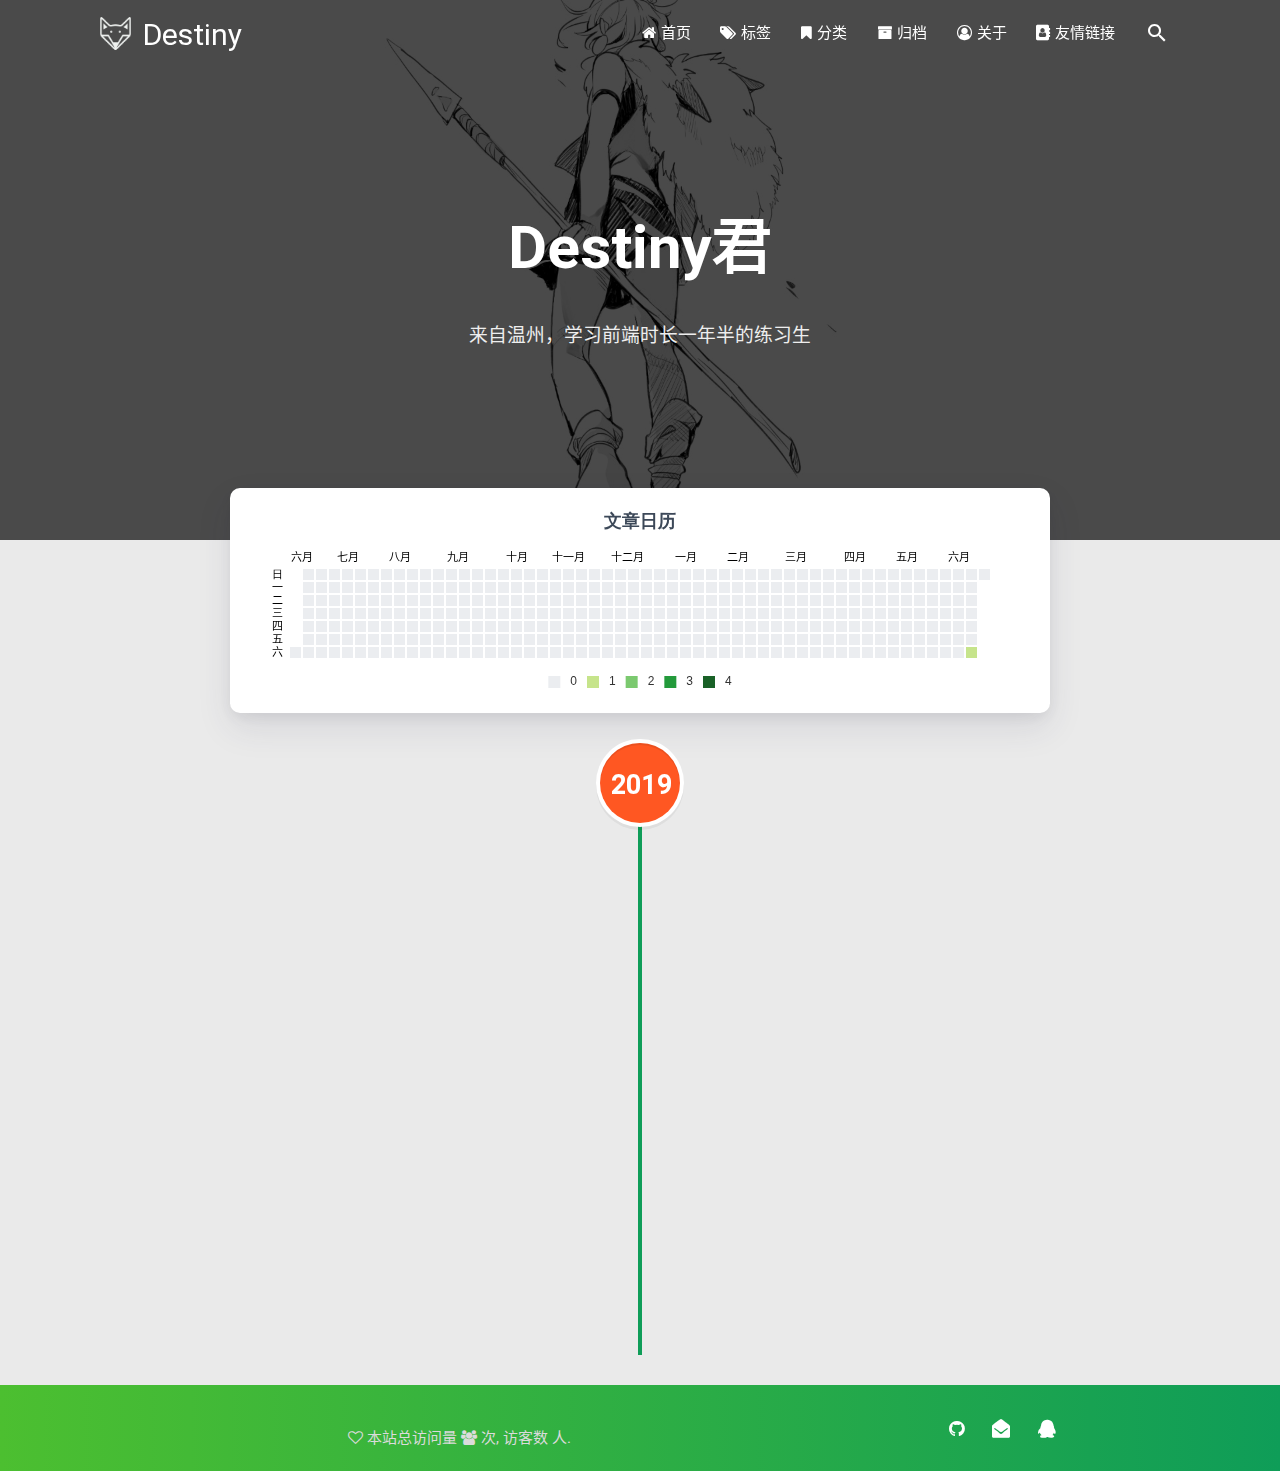
<file: archives/2019/06/index.html>
<!DOCTYPE HTML>
<html lang="zh-CN">


<head><meta name="generator" content="Hexo 3.9.0">
    <meta charset="utf-8">
    <meta name="keywords" content="归档: 2019/6, Destiny">
    <meta name="description" content="归档: 2019/6 | Destiny">
    <meta http-equiv="X-UA-Compatible" content="IE=edge">
    <meta name="viewport" content="width=device-width, initial-scale=1.0">
    <meta name="renderer" content="webkit|ie-stand|ie-comp">
    <meta name="mobile-web-app-capable" content="yes">
    <meta name="format-detection" content="telephone=no">
    <meta name="apple-mobile-web-app-capable" content="yes">
    <meta name="apple-mobile-web-app-status-bar-style" content="black-translucent">
    <title>归档: 2019/6 | Destiny</title>
    <link rel="icon" type="image/png" href="/favicon.png">

    <link rel="stylesheet" type="text/css" href="/libs/awesome/css/font-awesome.min.css">
    <link rel="stylesheet" type="text/css" href="/libs/materialize/css/materialize.min.css">
    <link rel="stylesheet" type="text/css" href="/libs/aos/aos.css">
    <link rel="stylesheet" type="text/css" href="/libs/animate/animate.min.css">
    <link rel="stylesheet" type="text/css" href="/libs/lightGallery/css/lightgallery.min.css">
    <link rel="stylesheet" type="text/css" href="/css/matery.css">
    <link rel="stylesheet" type="text/css" href="/css/my.css">
    <style type="text/css">
        
    </style>

    <script src="/libs/jquery/jquery-2.2.0.min.js"></script>
<link rel="stylesheet" href="/css/prism-tomorrow.css" type="text/css"></head>


<body>

<header class="navbar-fixed">
    <nav id="headNav" class="bg-color nav-transparent">
        <div id="navContainer" class="container">
            <div class="nav-wrapper">
                <div class="brand-logo">
                    <a href="/" class="waves-effect waves-light">
                        
                        <img src="/medias/logo.png" class="logo-img hide-on-small-only">
                        
                        <span class="logo-span">Destiny</span>
                    </a>
                </div>
                

<a href="#" data-activates="mobile-nav" class="button-collapse"><i class="fa fa-navicon"></i></a>
<ul class="right">
    
    <li class="hide-on-med-and-down">
        <a href="/" class="waves-effect waves-light">
            
            <i class="fa fa-home"></i>
            
            <span>首页</span>
        </a>
    </li>
    
    <li class="hide-on-med-and-down">
        <a href="/tags" class="waves-effect waves-light">
            
            <i class="fa fa-tags"></i>
            
            <span>标签</span>
        </a>
    </li>
    
    <li class="hide-on-med-and-down">
        <a href="/categories" class="waves-effect waves-light">
            
            <i class="fa fa-bookmark"></i>
            
            <span>分类</span>
        </a>
    </li>
    
    <li class="hide-on-med-and-down">
        <a href="/archives" class="waves-effect waves-light">
            
            <i class="fa fa-archive"></i>
            
            <span>归档</span>
        </a>
    </li>
    
    <li class="hide-on-med-and-down">
        <a href="/about" class="waves-effect waves-light">
            
            <i class="fa fa-user-circle-o"></i>
            
            <span>关于</span>
        </a>
    </li>
    
    <li class="hide-on-med-and-down">
        <a href="/friends" class="waves-effect waves-light">
            
            <i class="fa fa-address-book"></i>
            
            <span>友情链接</span>
        </a>
    </li>
    
    <li>
        <a id="toggleSearch" class="waves-effect waves-light">
            <i id="searchIcon" class="mdi-action-search" title="搜索"></i>
        </a>
    </li>

</ul>

<div class="side-nav" id="mobile-nav">

    <div class="mobile-head bg-color">
        
        <img src="/medias/logo.png" class="logo-img circle responsive-img">
        
        <div class="logo-name">Destiny</div>
        <div class="logo-desc">
            
            来自温州，学习前端时长一年半的练习生
            
        </div>
    </div>

    

    <ul class="menu-list mobile-menu-list">
        
        <li>
            <a href="/" class="waves-effect waves-light">
                
                <i class="fa fa-fw fa-home"></i>
                
                首页
            </a>
        </li>
        
        <li>
            <a href="/tags" class="waves-effect waves-light">
                
                <i class="fa fa-fw fa-tags"></i>
                
                标签
            </a>
        </li>
        
        <li>
            <a href="/categories" class="waves-effect waves-light">
                
                <i class="fa fa-fw fa-bookmark"></i>
                
                分类
            </a>
        </li>
        
        <li>
            <a href="/archives" class="waves-effect waves-light">
                
                <i class="fa fa-fw fa-archive"></i>
                
                归档
            </a>
        </li>
        
        <li>
            <a href="/about" class="waves-effect waves-light">
                
                <i class="fa fa-fw fa-user-circle-o"></i>
                
                关于
            </a>
        </li>
        
        <li>
            <a href="/friends" class="waves-effect waves-light">
                
                <i class="fa fa-fw fa-address-book"></i>
                
                友情链接
            </a>
        </li>
        
        
        <li><div class="divider"></div></li>
        <li>
            <a href="https://github.com/dondonZh" class="waves-effect waves-light" target="_blank">
                <i class="fa fa-github-square fa-fw"></i>Fork Me
            </a>
        </li>
        
    </ul>

    <div class="social-link">
    <a href="https://github.com/dondonZh" class="tooltipped" target="_blank" data-tooltip="访问我的GitHub" data-position="top" data-delay="50">
        <i class="fa fa-github"></i>
    </a>



    <a href="mailto:976201076@qq.com" class="tooltipped" target="_blank" data-tooltip="邮件联系我" data-position="top" data-delay="50">
        <i class="fa fa-envelope-open"></i>
    </a>



    <a href="tencent://AddContact/?fromId=50&fromSubId=1&subcmd=all&uin=976201076" class="tooltipped" data-tooltip="QQ联系我: 976201076" data-position="top" data-delay="50">
        <i class="fa fa-qq"></i>
    </a>


</div>
</div>

            </div>
        </div>

        
        <style>
    .nav-transparent .github-corner {
        display: none !important;
    }

    .github-corner {
        position: absolute;
        z-index: 10;
        top: 0;
        right: 0;
        border: 0;
        transform: scale(1.1);
    }

    .github-corner svg {
        color: #0f9d58;
        fill: #fff;
        height: 64px;
        width: 64px;
    }

    .github-corner:hover .octo-arm {
        animation: a 0.56s ease-in-out;
    }

    .github-corner .octo-arm {
        animation: none;
    }

    @keyframes a {
        0%,
        to {
            transform: rotate(0);
        }
        20%,
        60% {
            transform: rotate(-25deg);
        }
        40%,
        80% {
            transform: rotate(10deg);
        }
    }
</style>

<a href="https://github.com/dondonZh" class="github-corner tooltipped hide-on-med-and-down" target="_blank"
   data-tooltip="Fork Me" data-position="left" data-delay="50">
    <svg viewBox="0 0 250 250" aria-hidden="true">
        <path d="M0,0 L115,115 L130,115 L142,142 L250,250 L250,0 Z"></path>
        <path d="M128.3,109.0 C113.8,99.7 119.0,89.6 119.0,89.6 C122.0,82.7 120.5,78.6 120.5,78.6 C119.2,72.0 123.4,76.3 123.4,76.3 C127.3,80.9 125.5,87.3 125.5,87.3 C122.9,97.6 130.6,101.9 134.4,103.2"
              fill="currentColor" style="transform-origin: 130px 106px;" class="octo-arm"></path>
        <path d="M115.0,115.0 C114.9,115.1 118.7,116.5 119.8,115.4 L133.7,101.6 C136.9,99.2 139.9,98.4 142.2,98.6 C133.8,88.0 127.5,74.4 143.8,58.0 C148.5,53.4 154.0,51.2 159.7,51.0 C160.3,49.4 163.2,43.6 171.4,40.1 C171.4,40.1 176.1,42.5 178.8,56.2 C183.1,58.6 187.2,61.8 190.9,65.4 C194.5,69.0 197.7,73.2 200.1,77.6 C213.8,80.2 216.3,84.9 216.3,84.9 C212.7,93.1 206.9,96.0 205.4,96.6 C205.1,102.4 203.0,107.8 198.3,112.5 C181.9,128.9 168.3,122.5 157.7,114.1 C157.9,116.9 156.7,120.9 152.7,124.9 L141.0,136.5 C139.8,137.7 141.6,141.9 141.8,141.8 Z"
              fill="currentColor" class="octo-body"></path>
    </svg>
</a>
        
    </nav>
</header>

<div class="bg-cover  about-cover" style="background-image: url('/medias/cover.jpg')">
    <div class="container">
        <div class="row">
            <div class="col s10 offset-s1 m8 offset-m2 l8 offset-l2">
                <div class="brand">
                    <div class="title center-align">
                    
                        Destiny君
                    
                    </div>

                    <div class="description center-align">
                    
                        来自温州，学习前端时长一年半的练习生
                    
                    </div>
                </div>
            </div>
        </div>
        
    </div>
</div>

<script>
// Dynamically switch banner pictures every day.
$('.bg-cover').css('background-image', 'url(/medias/banner/' + 3+ '.jpg)');
</script>

<main class="content">

    
    <div class="container archive-calendar">
    <div class="card">
        <div id="post-calendar" class="card-content"></div>
    </div>
</div>

<script type="text/javascript" src="/libs/echarts/echarts.min.js"></script>
<script type="text/javascript">
    let myChart = echarts.init(document.getElementById('post-calendar'));

    

    let option = {
        title: {
            top: 0,
            text: '文章日历',
            left: 'center',
            textStyle: {
                color: '#3C4858'
            }
        },
        tooltip: {
            padding: 10,
            backgroundColor: '#555',
            borderColor: '#777',
            borderWidth: 1,
            formatter: function (obj) {
                var value = obj.value;
                return '<div style="font-size: 14px;">' + value[0] + '：' + value[1] + '</div>';
            }
        },
        visualMap: {
            show: true,
            showLabel: true,
            categories: [0, 1, 2, 3, 4],
            calculable: true,
            inRange: {
                symbol: 'rect',
                color: ['#ebedf0', '#c6e48b', '#7bc96f', '#239a3b', '#196127']
            },
            itemWidth: 12,
            itemHeight: 12,
            orient: 'horizontal',
            left: 'center',
            bottom: 0
        },
        calendar: [{
            left: 'center',
            range: ["2018-06-23", "2019-06-23"],
            cellSize: [13, 13],
            splitLine: {
                show: false
            },
            itemStyle: {
                borderColor: '#fff',
                borderWidth: 2
            },
            yearLabel: {
                show: false
            },
            monthLabel: {
                nameMap: 'cn',
                fontSize: 11
            },
            dayLabel: {
                formatter: '{start}  1st',
                nameMap: 'cn',
                fontSize: 11
            }
        }],
        series: [{
            type: 'heatmap',
            coordinateSystem: 'calendar',
            calendarIndex: 0,
            data: [["2018-06-23", 0], ["2018-06-24", 0], ["2018-06-25", 0], ["2018-06-26", 0], ["2018-06-27", 0], ["2018-06-28", 0], ["2018-06-29", 0], ["2018-06-30", 0], ["2018-07-01", 0], ["2018-07-02", 0], ["2018-07-03", 0], ["2018-07-04", 0], ["2018-07-05", 0], ["2018-07-06", 0], ["2018-07-07", 0], ["2018-07-08", 0], ["2018-07-09", 0], ["2018-07-10", 0], ["2018-07-11", 0], ["2018-07-12", 0], ["2018-07-13", 0], ["2018-07-14", 0], ["2018-07-15", 0], ["2018-07-16", 0], ["2018-07-17", 0], ["2018-07-18", 0], ["2018-07-19", 0], ["2018-07-20", 0], ["2018-07-21", 0], ["2018-07-22", 0], ["2018-07-23", 0], ["2018-07-24", 0], ["2018-07-25", 0], ["2018-07-26", 0], ["2018-07-27", 0], ["2018-07-28", 0], ["2018-07-29", 0], ["2018-07-30", 0], ["2018-07-31", 0], ["2018-08-01", 0], ["2018-08-02", 0], ["2018-08-03", 0], ["2018-08-04", 0], ["2018-08-05", 0], ["2018-08-06", 0], ["2018-08-07", 0], ["2018-08-08", 0], ["2018-08-09", 0], ["2018-08-10", 0], ["2018-08-11", 0], ["2018-08-12", 0], ["2018-08-13", 0], ["2018-08-14", 0], ["2018-08-15", 0], ["2018-08-16", 0], ["2018-08-17", 0], ["2018-08-18", 0], ["2018-08-19", 0], ["2018-08-20", 0], ["2018-08-21", 0], ["2018-08-22", 0], ["2018-08-23", 0], ["2018-08-24", 0], ["2018-08-25", 0], ["2018-08-26", 0], ["2018-08-27", 0], ["2018-08-28", 0], ["2018-08-29", 0], ["2018-08-30", 0], ["2018-08-31", 0], ["2018-09-01", 0], ["2018-09-02", 0], ["2018-09-03", 0], ["2018-09-04", 0], ["2018-09-05", 0], ["2018-09-06", 0], ["2018-09-07", 0], ["2018-09-08", 0], ["2018-09-09", 0], ["2018-09-10", 0], ["2018-09-11", 0], ["2018-09-12", 0], ["2018-09-13", 0], ["2018-09-14", 0], ["2018-09-15", 0], ["2018-09-16", 0], ["2018-09-17", 0], ["2018-09-18", 0], ["2018-09-19", 0], ["2018-09-20", 0], ["2018-09-21", 0], ["2018-09-22", 0], ["2018-09-23", 0], ["2018-09-24", 0], ["2018-09-25", 0], ["2018-09-26", 0], ["2018-09-27", 0], ["2018-09-28", 0], ["2018-09-29", 0], ["2018-09-30", 0], ["2018-10-01", 0], ["2018-10-02", 0], ["2018-10-03", 0], ["2018-10-04", 0], ["2018-10-05", 0], ["2018-10-06", 0], ["2018-10-07", 0], ["2018-10-08", 0], ["2018-10-09", 0], ["2018-10-10", 0], ["2018-10-11", 0], ["2018-10-12", 0], ["2018-10-13", 0], ["2018-10-14", 0], ["2018-10-15", 0], ["2018-10-16", 0], ["2018-10-17", 0], ["2018-10-18", 0], ["2018-10-19", 0], ["2018-10-20", 0], ["2018-10-21", 0], ["2018-10-22", 0], ["2018-10-23", 0], ["2018-10-24", 0], ["2018-10-25", 0], ["2018-10-26", 0], ["2018-10-27", 0], ["2018-10-28", 0], ["2018-10-29", 0], ["2018-10-30", 0], ["2018-10-31", 0], ["2018-11-01", 0], ["2018-11-02", 0], ["2018-11-03", 0], ["2018-11-04", 0], ["2018-11-05", 0], ["2018-11-06", 0], ["2018-11-07", 0], ["2018-11-08", 0], ["2018-11-09", 0], ["2018-11-10", 0], ["2018-11-11", 0], ["2018-11-12", 0], ["2018-11-13", 0], ["2018-11-14", 0], ["2018-11-15", 0], ["2018-11-16", 0], ["2018-11-17", 0], ["2018-11-18", 0], ["2018-11-19", 0], ["2018-11-20", 0], ["2018-11-21", 0], ["2018-11-22", 0], ["2018-11-23", 0], ["2018-11-24", 0], ["2018-11-25", 0], ["2018-11-26", 0], ["2018-11-27", 0], ["2018-11-28", 0], ["2018-11-29", 0], ["2018-11-30", 0], ["2018-12-01", 0], ["2018-12-02", 0], ["2018-12-03", 0], ["2018-12-04", 0], ["2018-12-05", 0], ["2018-12-06", 0], ["2018-12-07", 0], ["2018-12-08", 0], ["2018-12-09", 0], ["2018-12-10", 0], ["2018-12-11", 0], ["2018-12-12", 0], ["2018-12-13", 0], ["2018-12-14", 0], ["2018-12-15", 0], ["2018-12-16", 0], ["2018-12-17", 0], ["2018-12-18", 0], ["2018-12-19", 0], ["2018-12-20", 0], ["2018-12-21", 0], ["2018-12-22", 0], ["2018-12-23", 0], ["2018-12-24", 0], ["2018-12-25", 0], ["2018-12-26", 0], ["2018-12-27", 0], ["2018-12-28", 0], ["2018-12-29", 0], ["2018-12-30", 0], ["2018-12-31", 0], ["2019-01-01", 0], ["2019-01-02", 0], ["2019-01-03", 0], ["2019-01-04", 0], ["2019-01-05", 0], ["2019-01-06", 0], ["2019-01-07", 0], ["2019-01-08", 0], ["2019-01-09", 0], ["2019-01-10", 0], ["2019-01-11", 0], ["2019-01-12", 0], ["2019-01-13", 0], ["2019-01-14", 0], ["2019-01-15", 0], ["2019-01-16", 0], ["2019-01-17", 0], ["2019-01-18", 0], ["2019-01-19", 0], ["2019-01-20", 0], ["2019-01-21", 0], ["2019-01-22", 0], ["2019-01-23", 0], ["2019-01-24", 0], ["2019-01-25", 0], ["2019-01-26", 0], ["2019-01-27", 0], ["2019-01-28", 0], ["2019-01-29", 0], ["2019-01-30", 0], ["2019-01-31", 0], ["2019-02-01", 0], ["2019-02-02", 0], ["2019-02-03", 0], ["2019-02-04", 0], ["2019-02-05", 0], ["2019-02-06", 0], ["2019-02-07", 0], ["2019-02-08", 0], ["2019-02-09", 0], ["2019-02-10", 0], ["2019-02-11", 0], ["2019-02-12", 0], ["2019-02-13", 0], ["2019-02-14", 0], ["2019-02-15", 0], ["2019-02-16", 0], ["2019-02-17", 0], ["2019-02-18", 0], ["2019-02-19", 0], ["2019-02-20", 0], ["2019-02-21", 0], ["2019-02-22", 0], ["2019-02-23", 0], ["2019-02-24", 0], ["2019-02-25", 0], ["2019-02-26", 0], ["2019-02-27", 0], ["2019-02-28", 0], ["2019-03-01", 0], ["2019-03-02", 0], ["2019-03-03", 0], ["2019-03-04", 0], ["2019-03-05", 0], ["2019-03-06", 0], ["2019-03-07", 0], ["2019-03-08", 0], ["2019-03-09", 0], ["2019-03-10", 0], ["2019-03-11", 0], ["2019-03-12", 0], ["2019-03-13", 0], ["2019-03-14", 0], ["2019-03-15", 0], ["2019-03-16", 0], ["2019-03-17", 0], ["2019-03-18", 0], ["2019-03-19", 0], ["2019-03-20", 0], ["2019-03-21", 0], ["2019-03-22", 0], ["2019-03-23", 0], ["2019-03-24", 0], ["2019-03-25", 0], ["2019-03-26", 0], ["2019-03-27", 0], ["2019-03-28", 0], ["2019-03-29", 0], ["2019-03-30", 0], ["2019-03-31", 0], ["2019-04-01", 0], ["2019-04-02", 0], ["2019-04-03", 0], ["2019-04-04", 0], ["2019-04-05", 0], ["2019-04-06", 0], ["2019-04-07", 0], ["2019-04-08", 0], ["2019-04-09", 0], ["2019-04-10", 0], ["2019-04-11", 0], ["2019-04-12", 0], ["2019-04-13", 0], ["2019-04-14", 0], ["2019-04-15", 0], ["2019-04-16", 0], ["2019-04-17", 0], ["2019-04-18", 0], ["2019-04-19", 0], ["2019-04-20", 0], ["2019-04-21", 0], ["2019-04-22", 0], ["2019-04-23", 0], ["2019-04-24", 0], ["2019-04-25", 0], ["2019-04-26", 0], ["2019-04-27", 0], ["2019-04-28", 0], ["2019-04-29", 0], ["2019-04-30", 0], ["2019-05-01", 0], ["2019-05-02", 0], ["2019-05-03", 0], ["2019-05-04", 0], ["2019-05-05", 0], ["2019-05-06", 0], ["2019-05-07", 0], ["2019-05-08", 0], ["2019-05-09", 0], ["2019-05-10", 0], ["2019-05-11", 0], ["2019-05-12", 0], ["2019-05-13", 0], ["2019-05-14", 0], ["2019-05-15", 0], ["2019-05-16", 0], ["2019-05-17", 0], ["2019-05-18", 0], ["2019-05-19", 0], ["2019-05-20", 0], ["2019-05-21", 0], ["2019-05-22", 0], ["2019-05-23", 0], ["2019-05-24", 0], ["2019-05-25", 0], ["2019-05-26", 0], ["2019-05-27", 0], ["2019-05-28", 0], ["2019-05-29", 0], ["2019-05-30", 0], ["2019-05-31", 0], ["2019-06-01", 0], ["2019-06-02", 0], ["2019-06-03", 0], ["2019-06-04", 0], ["2019-06-05", 0], ["2019-06-06", 0], ["2019-06-07", 0], ["2019-06-08", 0], ["2019-06-09", 0], ["2019-06-10", 0], ["2019-06-11", 0], ["2019-06-12", 0], ["2019-06-13", 0], ["2019-06-14", 0], ["2019-06-15", 0], ["2019-06-16", 0], ["2019-06-17", 0], ["2019-06-18", 0], ["2019-06-19", 0], ["2019-06-20", 0], ["2019-06-21", 0], ["2019-06-22", 1], ["2019-06-23", 0]]
        }]

    };

    myChart.setOption(option);
</script>
    

    

    <div id="cd-timeline" class="container">
        
        <div class="cd-timeline-block">

            
            
            
            <div class="cd-timeline-img year" data-aos="zoom-in-up">
                <a href="/archives/2019">2019</a>
            </div>
            

            
            
            
            <div class="cd-timeline-img month" data-aos="zoom-in-up">
                <a href="/archives/2019/06">06</a>
            </div>
            

            
            <div class="cd-timeline-img day" data-aos="zoom-in-up">
                <span>22</span>
            </div>
            <article class="cd-timeline-content" data-aos="fade-up">
                <div class="article col s12 m6">
                    <div class="card">
                        <a href="/2019/06/22/hello-world/">
                            <div class="card-image">
                                
                                
                                <img src="/medias/featureimages/2.jpg" class="responsive-img" alt="记录ES6 对数组的一些便捷操作">
                                
                                <span class="card-title">记录ES6 对数组的一些便捷操作</span>
                            </div>
                        </a>
                        <div class="card-content article-content">
                            <div class="summary">
                                
                                    ES6数组操作下面是平时日常用的比较多的es6数组处理
MAP[...new Set(response.data.data.map(item => item.i
                                
                            </div>
                            <div class="publish-info">
                                <span class="publish-date">
                                    <i class="fa fa-clock-o fa-fw icon-date"></i>2019-06-22
                                </span>
                                <span class="publish-author">
                                    
                                    <i class="fa fa-user fa-fw"></i>
                                    Destiny
                                    
                                </span>
                            </div>
                        </div>

                        
                        <div class="card-action article-tags">
                            
                            <a href="/tags/ES6/"><span class="chip bg-color">ES6</span></a>
                            
                        </div>
                        
                    </div>
                </div>
            </article>
        </div>
        
    </div>

</main>


<footer class="page-footer bg-color">
    <div class="container row center-align">
        <div class="col s12 m8 l8 copy-right">


            

            
			
                <br>
                
                <span id="busuanzi_container_site_pv">
                    <i class="fa fa-heart-o"></i>
                    本站总访问量 <span id="busuanzi_value_site_pv" class="white-color"></span>
                </span>
                
                
                <span id="busuanzi_container_site_uv">
                    <i class="fa fa-users"></i>
                    次,&nbsp;访客数 <span id="busuanzi_value_site_uv" class="white-color"></span> 人.
                </span>
                
            
        </div>
        <div class="col s12 m4 l4 social-link social-statis">
    <a href="https://github.com/dondonZh" class="tooltipped" target="_blank" data-tooltip="访问我的GitHub" data-position="top" data-delay="50">
        <i class="fa fa-github"></i>
    </a>



    <a href="mailto:976201076@qq.com" class="tooltipped" target="_blank" data-tooltip="邮件联系我" data-position="top" data-delay="50">
        <i class="fa fa-envelope-open"></i>
    </a>



    <a href="tencent://AddContact/?fromId=50&fromSubId=1&subcmd=all&uin=976201076" class="tooltipped" data-tooltip="QQ联系我: 976201076" data-position="top" data-delay="50">
        <i class="fa fa-qq"></i>
    </a>


</div>
    </div>
</footer>

<div class="progress-bar"></div>


<!-- 搜索遮罩框 -->
<div id="searchModal" class="modal">
    <div class="modal-content">
        <div class="search-header">
            <span class="title"><i class="fa fa-search"></i>&nbsp;&nbsp;搜索</span>
            <input type="search" id="searchInput" name="s" placeholder="请输入搜索的关键字"
                   class="search-input" autofocus="">
        </div>
        <div id="searchResult"></div>
    </div>
</div>

<script src="/js/search.js"></script>
<script type="text/javascript">
    searchFunc("/" + "search.xml", 'searchInput', 'searchResult');
</script>
<!-- 回到顶部按钮 -->
<div id="backTop" class="top-scroll">
    <a class="btn-floating btn-large waves-effect waves-light" href="#!">
        <i class="fa fa-angle-up"></i>
    </a>
</div>


<script src="/libs/materialize/js/materialize.min.js"></script>
<script src="/libs/masonry/masonry.pkgd.min.js"></script>
<script src="/libs/aos/aos.js"></script>
<script src="/libs/scrollprogress/scrollProgress.min.js"></script>
<script src="/libs/lightGallery/js/lightgallery-all.min.js"></script>
<script src="/js/matery.js"></script>

<!-- Global site tag (gtag.js) - Google Analytics -->



    <script src="/libs/others/clicklove.js"></script>


    <script async src="/libs/others/busuanzi.pure.mini.js"></script>


</body>
</html>
</file>
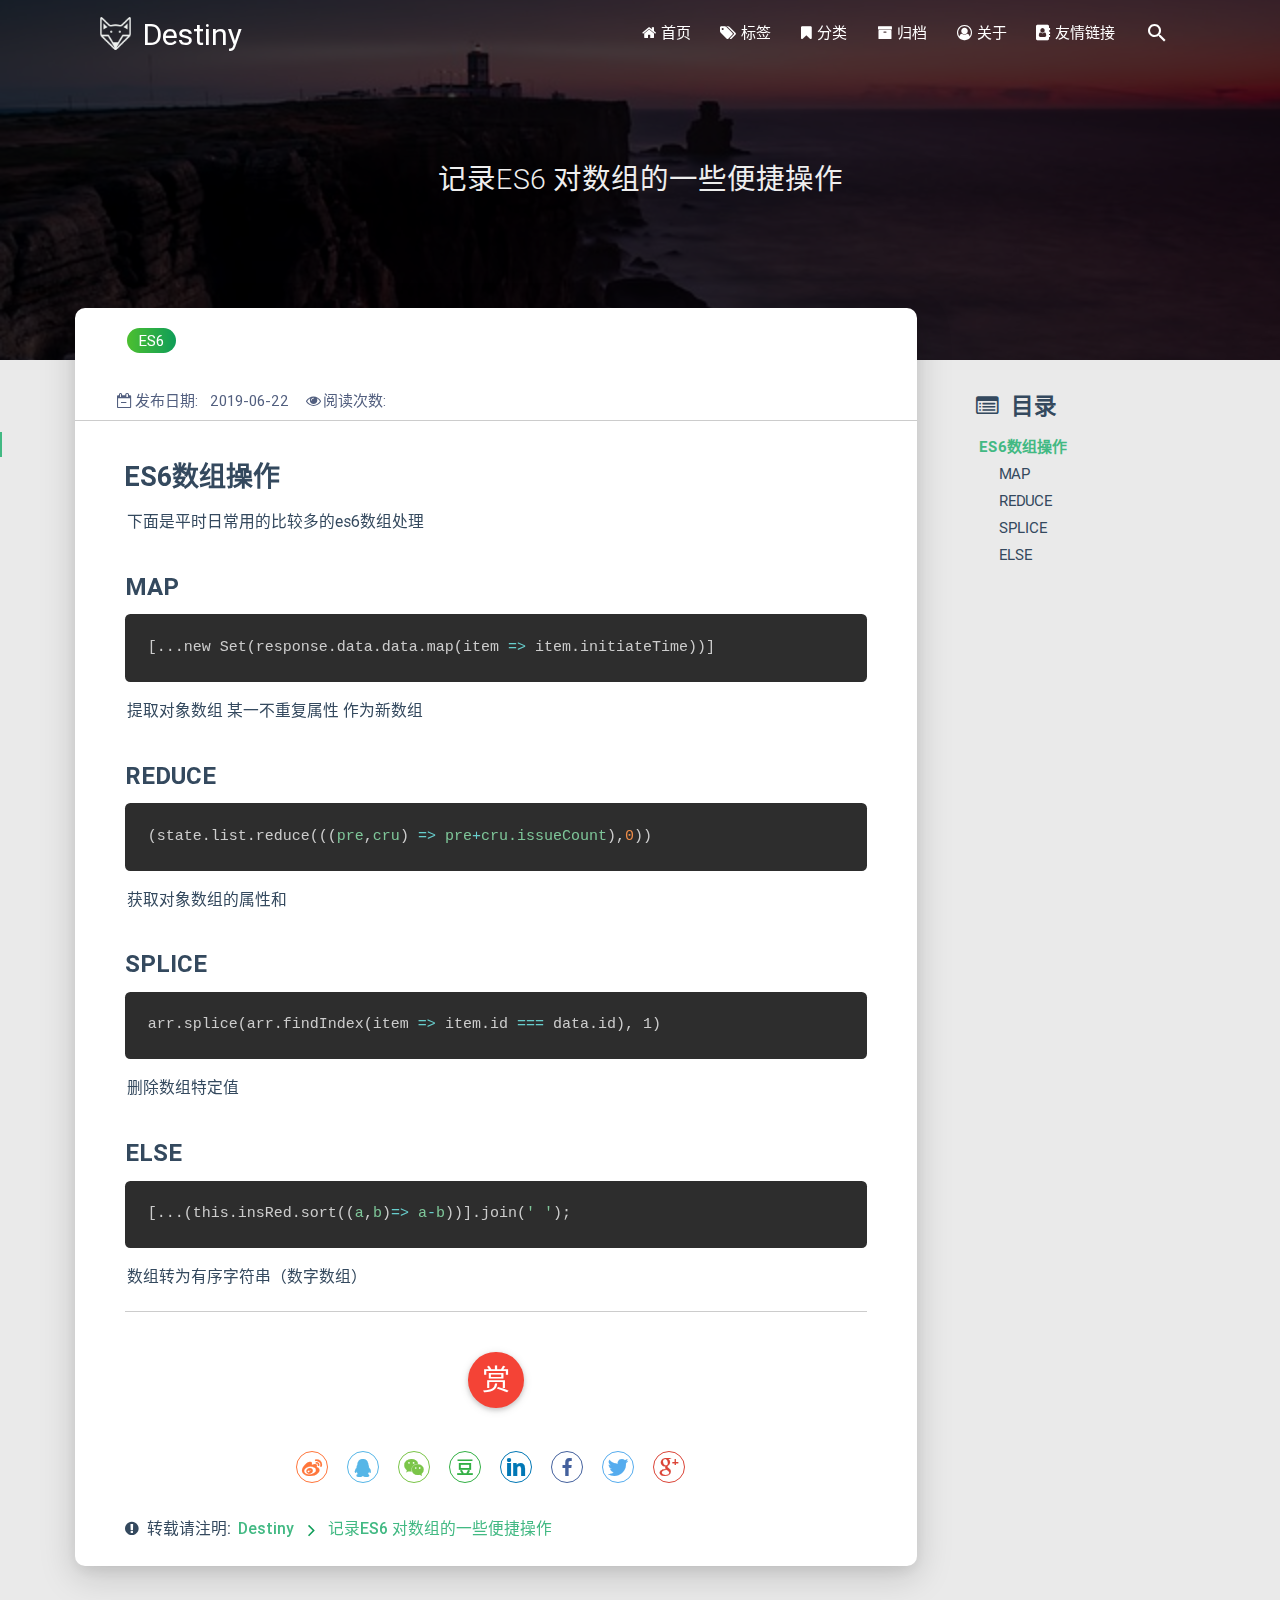
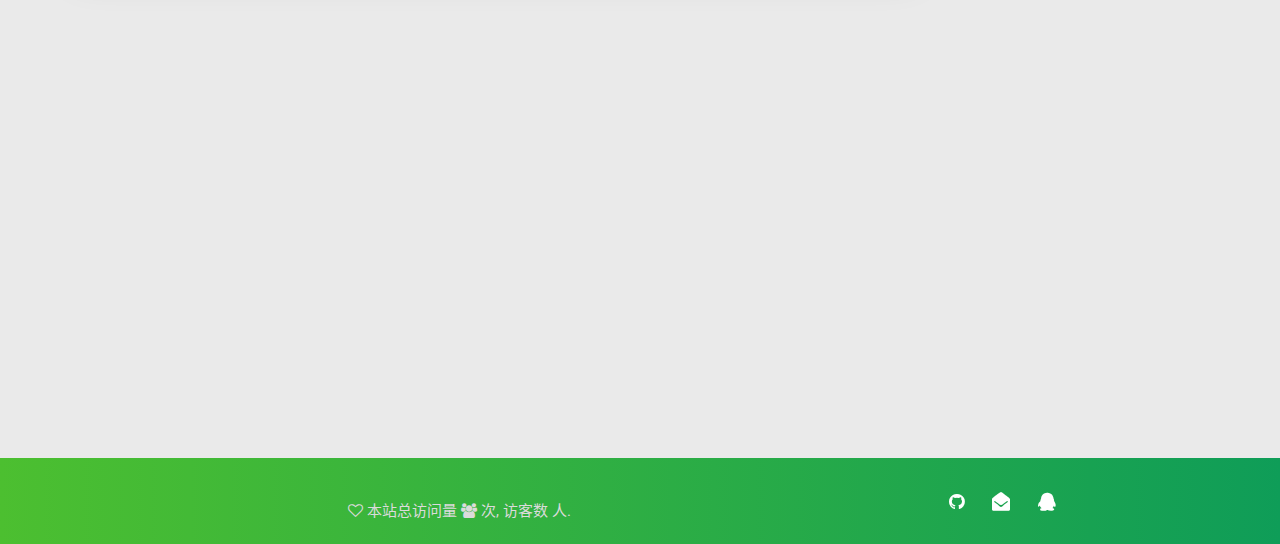
<file: 2019/06/22/hello-world/index.html>
<!DOCTYPE HTML>
<html lang="zh-CN">


<head><meta name="generator" content="Hexo 3.9.0">
    <meta charset="utf-8">
    <meta name="keywords" content="记录ES6 对数组的一些便捷操作, Destiny">
    <meta name="description" content="ES6数组操作下面是平时日常用的比较多的es6数组处理
MAP[...new Set(response.data.data.map(item =&gt; item.initiateTime))]
提取对象数组 某一不重复属性 作为新数组
REDU">
    <meta http-equiv="X-UA-Compatible" content="IE=edge">
    <meta name="viewport" content="width=device-width, initial-scale=1.0">
    <meta name="renderer" content="webkit|ie-stand|ie-comp">
    <meta name="mobile-web-app-capable" content="yes">
    <meta name="format-detection" content="telephone=no">
    <meta name="apple-mobile-web-app-capable" content="yes">
    <meta name="apple-mobile-web-app-status-bar-style" content="black-translucent">
    <title>记录ES6 对数组的一些便捷操作 | Destiny</title>
    <link rel="icon" type="image/png" href="/favicon.png">

    <link rel="stylesheet" type="text/css" href="/libs/awesome/css/font-awesome.min.css">
    <link rel="stylesheet" type="text/css" href="/libs/materialize/css/materialize.min.css">
    <link rel="stylesheet" type="text/css" href="/libs/aos/aos.css">
    <link rel="stylesheet" type="text/css" href="/libs/animate/animate.min.css">
    <link rel="stylesheet" type="text/css" href="/libs/lightGallery/css/lightgallery.min.css">
    <link rel="stylesheet" type="text/css" href="/css/matery.css">
    <link rel="stylesheet" type="text/css" href="/css/my.css">
    <style type="text/css">
        
    </style>

    <script src="/libs/jquery/jquery-2.2.0.min.js"></script>
<link rel="stylesheet" href="/css/prism-tomorrow.css" type="text/css"></head>


<body>

<header class="navbar-fixed">
    <nav id="headNav" class="bg-color nav-transparent">
        <div id="navContainer" class="container">
            <div class="nav-wrapper">
                <div class="brand-logo">
                    <a href="/" class="waves-effect waves-light">
                        
                        <img src="/medias/logo.png" class="logo-img hide-on-small-only">
                        
                        <span class="logo-span">Destiny</span>
                    </a>
                </div>
                

<a href="#" data-activates="mobile-nav" class="button-collapse"><i class="fa fa-navicon"></i></a>
<ul class="right">
    
    <li class="hide-on-med-and-down">
        <a href="/" class="waves-effect waves-light">
            
            <i class="fa fa-home"></i>
            
            <span>首页</span>
        </a>
    </li>
    
    <li class="hide-on-med-and-down">
        <a href="/tags" class="waves-effect waves-light">
            
            <i class="fa fa-tags"></i>
            
            <span>标签</span>
        </a>
    </li>
    
    <li class="hide-on-med-and-down">
        <a href="/categories" class="waves-effect waves-light">
            
            <i class="fa fa-bookmark"></i>
            
            <span>分类</span>
        </a>
    </li>
    
    <li class="hide-on-med-and-down">
        <a href="/archives" class="waves-effect waves-light">
            
            <i class="fa fa-archive"></i>
            
            <span>归档</span>
        </a>
    </li>
    
    <li class="hide-on-med-and-down">
        <a href="/about" class="waves-effect waves-light">
            
            <i class="fa fa-user-circle-o"></i>
            
            <span>关于</span>
        </a>
    </li>
    
    <li class="hide-on-med-and-down">
        <a href="/friends" class="waves-effect waves-light">
            
            <i class="fa fa-address-book"></i>
            
            <span>友情链接</span>
        </a>
    </li>
    
    <li>
        <a id="toggleSearch" class="waves-effect waves-light">
            <i id="searchIcon" class="mdi-action-search" title="搜索"></i>
        </a>
    </li>

</ul>

<div class="side-nav" id="mobile-nav">

    <div class="mobile-head bg-color">
        
        <img src="/medias/logo.png" class="logo-img circle responsive-img">
        
        <div class="logo-name">Destiny</div>
        <div class="logo-desc">
            
            来自温州，学习前端时长一年半的练习生
            
        </div>
    </div>

    

    <ul class="menu-list mobile-menu-list">
        
        <li>
            <a href="/" class="waves-effect waves-light">
                
                <i class="fa fa-fw fa-home"></i>
                
                首页
            </a>
        </li>
        
        <li>
            <a href="/tags" class="waves-effect waves-light">
                
                <i class="fa fa-fw fa-tags"></i>
                
                标签
            </a>
        </li>
        
        <li>
            <a href="/categories" class="waves-effect waves-light">
                
                <i class="fa fa-fw fa-bookmark"></i>
                
                分类
            </a>
        </li>
        
        <li>
            <a href="/archives" class="waves-effect waves-light">
                
                <i class="fa fa-fw fa-archive"></i>
                
                归档
            </a>
        </li>
        
        <li>
            <a href="/about" class="waves-effect waves-light">
                
                <i class="fa fa-fw fa-user-circle-o"></i>
                
                关于
            </a>
        </li>
        
        <li>
            <a href="/friends" class="waves-effect waves-light">
                
                <i class="fa fa-fw fa-address-book"></i>
                
                友情链接
            </a>
        </li>
        
        
        <li><div class="divider"></div></li>
        <li>
            <a href="https://github.com/dondonZh" class="waves-effect waves-light" target="_blank">
                <i class="fa fa-github-square fa-fw"></i>Fork Me
            </a>
        </li>
        
    </ul>

    <div class="social-link">
    <a href="https://github.com/dondonZh" class="tooltipped" target="_blank" data-tooltip="访问我的GitHub" data-position="top" data-delay="50">
        <i class="fa fa-github"></i>
    </a>



    <a href="mailto:976201076@qq.com" class="tooltipped" target="_blank" data-tooltip="邮件联系我" data-position="top" data-delay="50">
        <i class="fa fa-envelope-open"></i>
    </a>



    <a href="tencent://AddContact/?fromId=50&fromSubId=1&subcmd=all&uin=976201076" class="tooltipped" data-tooltip="QQ联系我: 976201076" data-position="top" data-delay="50">
        <i class="fa fa-qq"></i>
    </a>


</div>
</div>

            </div>
        </div>

        
        <style>
    .nav-transparent .github-corner {
        display: none !important;
    }

    .github-corner {
        position: absolute;
        z-index: 10;
        top: 0;
        right: 0;
        border: 0;
        transform: scale(1.1);
    }

    .github-corner svg {
        color: #0f9d58;
        fill: #fff;
        height: 64px;
        width: 64px;
    }

    .github-corner:hover .octo-arm {
        animation: a 0.56s ease-in-out;
    }

    .github-corner .octo-arm {
        animation: none;
    }

    @keyframes a {
        0%,
        to {
            transform: rotate(0);
        }
        20%,
        60% {
            transform: rotate(-25deg);
        }
        40%,
        80% {
            transform: rotate(10deg);
        }
    }
</style>

<a href="https://github.com/dondonZh" class="github-corner tooltipped hide-on-med-and-down" target="_blank"
   data-tooltip="Fork Me" data-position="left" data-delay="50">
    <svg viewBox="0 0 250 250" aria-hidden="true">
        <path d="M0,0 L115,115 L130,115 L142,142 L250,250 L250,0 Z"></path>
        <path d="M128.3,109.0 C113.8,99.7 119.0,89.6 119.0,89.6 C122.0,82.7 120.5,78.6 120.5,78.6 C119.2,72.0 123.4,76.3 123.4,76.3 C127.3,80.9 125.5,87.3 125.5,87.3 C122.9,97.6 130.6,101.9 134.4,103.2"
              fill="currentColor" style="transform-origin: 130px 106px;" class="octo-arm"></path>
        <path d="M115.0,115.0 C114.9,115.1 118.7,116.5 119.8,115.4 L133.7,101.6 C136.9,99.2 139.9,98.4 142.2,98.6 C133.8,88.0 127.5,74.4 143.8,58.0 C148.5,53.4 154.0,51.2 159.7,51.0 C160.3,49.4 163.2,43.6 171.4,40.1 C171.4,40.1 176.1,42.5 178.8,56.2 C183.1,58.6 187.2,61.8 190.9,65.4 C194.5,69.0 197.7,73.2 200.1,77.6 C213.8,80.2 216.3,84.9 216.3,84.9 C212.7,93.1 206.9,96.0 205.4,96.6 C205.1,102.4 203.0,107.8 198.3,112.5 C181.9,128.9 168.3,122.5 157.7,114.1 C157.9,116.9 156.7,120.9 152.7,124.9 L141.0,136.5 C139.8,137.7 141.6,141.9 141.8,141.8 Z"
              fill="currentColor" class="octo-body"></path>
    </svg>
</a>
        
    </nav>
</header>





<div class="bg-cover post-cover" style="background-image: url('/medias/featureimages/2.jpg')">
    <div class="container">
        <div class="row">
            <div class="col s12 m12 l12">
                <div class="brand">
                    <div class="description center-align post-title">
                        记录ES6 对数组的一些便捷操作
                    </div>
                </div>
            </div>
        </div>
    </div>
</div>



<main class="post-container content">

    
    <link rel="stylesheet" href="/libs/tocbot/tocbot.css">
<style>
    #articleContent h1::before,
    #articleContent h2::before,
    #articleContent h3::before,
    #articleContent h4::before,
    #articleContent h5::before,
    #articleContent h6::before {
        display: block;
        content: " ";
        height: 100px;
        margin-top: -100px;
        visibility: hidden;
    }

    #articleContent :focus {
        outline: none;
    }

    .toc-fixed {
        position: fixed;
        top: 64px;
    }

    .toc-widget {
        padding-left: 20px;
    }

    .toc-widget .toc-title {
        margin: 35px 0 15px 0;
        padding-left: 17px;
        font-size: 1.5rem;
        font-weight: bold;
        line-height: 1.5rem;
    }

    .toc-widget ol {
        padding: 0;
        list-style: none;
    }

    #toc-content ol {
        padding-left: 10px;
    }

    #toc-content ol li {
        padding-left: 10px;
    }

    #toc-content .toc-link:hover {
        color: #42b983;
        font-weight: 700;
        text-decoration: underline;
    }

    #toc-content .toc-link::before {
        background-color: transparent;
        max-height: 25px;
    }

    #toc-content .is-active-link {
        color: #42b983;
    }

    #toc-content .is-active-link::before {
        background-color: #42b983;
    }
</style>
<div class="row">
    <div class="col s12 m12 l9">
        <!-- 文章内容详情 -->
<div id="artDetail">
    <div class="card">
        <div class="card-content article-info">
            <div class="row tag-cate">
                <div class="col s7">
                    
                    <div class="article-tag">
                        
                            <a href="/tags/ES6/" target="_blank">
                                <span class="chip bg-color">ES6</span>
                            </a>
                        
                    </div>
                    
                </div>
                <div class="col s5 right-align">
                    
                </div>
            </div>

            <div class="post-info">
                <div class="post-date info-break-policy">
                    <i class="fa fa-calendar-minus-o fa-fw"></i>发布日期:&nbsp;&nbsp;
                    2019-06-22
                </div>

                
				
				
                    <div id="busuanzi_container_page_pv" class="info-break-policy">
                        <i class="fa fa-eye fa-fw"></i>阅读次数:&nbsp;&nbsp;
                        <span id="busuanzi_value_page_pv"></span>
                    </div>
				
            </div>
        </div>
        <hr class="clearfix">
        <div class="card-content article-card-content">
            <div id="articleContent">
                <h2 id="ES6数组操作"><a href="#ES6数组操作" class="headerlink" title="ES6数组操作"></a>ES6数组操作</h2><p>下面是平时日常用的比较多的es6数组处理</p>
<h3 id="MAP"><a href="#MAP" class="headerlink" title="MAP"></a>MAP</h3><pre class=" language-bash"><code class="language-bash"><span class="token punctuation">[</span><span class="token punctuation">..</span>.new Set<span class="token punctuation">(</span>response.data.data.map<span class="token punctuation">(</span>item <span class="token operator">=</span><span class="token operator">></span> item.initiateTime<span class="token punctuation">))</span><span class="token punctuation">]</span></code></pre>
<p>提取对象数组 某一不重复属性 作为新数组</p>
<h3 id="REDUCE"><a href="#REDUCE" class="headerlink" title="REDUCE"></a>REDUCE</h3><pre class=" language-bash"><code class="language-bash"><span class="token punctuation">(</span>state.list.reduce<span class="token variable"><span class="token punctuation">((</span><span class="token punctuation">(</span>pre<span class="token punctuation">,</span>cru<span class="token punctuation">)</span> <span class="token operator">=</span><span class="token operator">></span> pre<span class="token operator">+</span>cru.issueCount<span class="token punctuation">)</span><span class="token punctuation">,</span><span class="token number">0</span><span class="token punctuation">))</span></span></code></pre>
<p>获取对象数组的属性和</p>
<h3 id="SPLICE"><a href="#SPLICE" class="headerlink" title="SPLICE"></a>SPLICE</h3><pre class=" language-bash"><code class="language-bash">arr.splice<span class="token punctuation">(</span>arr.findIndex<span class="token punctuation">(</span>item <span class="token operator">=</span><span class="token operator">></span> item.id <span class="token operator">==</span><span class="token operator">=</span> data.id<span class="token punctuation">)</span>, 1<span class="token punctuation">)</span>
</code></pre>
<p>删除数组特定值</p>
<h3 id="ELSE"><a href="#ELSE" class="headerlink" title="ELSE"></a>ELSE</h3><pre class=" language-bash"><code class="language-bash"><span class="token punctuation">[</span><span class="token punctuation">..</span>.<span class="token punctuation">(</span>this.insRed.sort<span class="token variable"><span class="token punctuation">((</span>a<span class="token punctuation">,</span>b<span class="token punctuation">)</span><span class="token operator">=</span><span class="token operator">></span> a<span class="token operator">-</span>b<span class="token punctuation">))</span></span><span class="token punctuation">]</span>.join<span class="token punctuation">(</span><span class="token string">' '</span><span class="token punctuation">)</span><span class="token punctuation">;</span></code></pre>
<p>数组转为有序字符串（数字数组）</p>

            </div>
            <hr/>

            
            <style>
    #reward {
        margin: 40px 0;
        text-align: center;
    }

    #reward .reward-link {
        font-size: 1.88rem;
    }

    #reward .btn-floating:hover {
        box-shadow: 0 6px 12px rgba(0, 0, 0, 0.2), 0 5px 15px rgba(0, 0, 0, 0.2);
    }

    #rewardModal {
        width: 320px;
        height: 350px;
    }

    #rewardModal .reward-title {
        margin: 15px auto;
        padding-bottom: 5px;
    }

    #rewardModal .modal-content {
        padding: 10px;
    }

    #rewardModal .close {
        position: absolute;
        right: 15px;
        top: 15px;
        color: rgba(0, 0, 0, 0.5);
        font-size: 1.3rem;
        line-height: 20px;
        cursor: pointer;
    }

    #rewardModal .reward-tabs {
        margin: 0 auto;
        width: 210px;
    }

    .reward-tabs .tabs {
        height: 38px;
        margin: 10px auto;
        padding-left: 0;
    }

    .reward-tabs .tabs .tab {
        height: 38px;
        line-height: 38px;
    }

    .reward-tabs .tab a {
        color: #fff;
        background-color: #ccc;
    }

    .reward-tabs .tab a:hover {
        color: #fff;
    }

    .reward-tabs .wechat-tab .active {
        color: #fff;
        background-color: #22AB38;
    }

    .reward-tabs .alipay-tab .active {
        color: #fff;
        background-color: #019FE8;
    }

    .reward-tabs .reward-img {
        width: 210px;
        height: 210px;
    }
</style>

<div id="reward">
    <a class="reward-link btn-floating btn-large waves-effect waves-light red">赏</a>

    <!-- Modal Structure -->
    <div id="rewardModal" class="modal">
        <div class="modal-content">
            <a class="close"><i class="fa fa-close"></i></a>
            <h4 class="reward-title">你的赏识是我前进的动力</h4>
            <div class="reward-content">
                <div class="reward-tabs">
                    <ul class="tabs">
                        <li class="tab wechat-tab waves-effect waves-light"><a class="active" href="#wechat">微信</a></li>
                        <li class="tab alipay-tab waves-effect waves-light"><a href="#alipay">支付宝</a></li>
                    </ul>
                    <div id="wechat">
                        <img src="/medias/reward/wechat.png" class="reward-img" alt="微信打赏二维码">
                    </div>
                    <div id="alipay">
                        <img src="/medias/reward/alipay.jpg" class="reward-img" alt="支付宝打赏二维码">
                    </div>
                </div>
            </div>
        </div>
    </div>
</div>

<script>
    $(function () {
        $('#reward .reward-link').on('click', function () {
            $('#rewardModal').openModal();
        });

        $('#rewardModal .close').on('click', function () {
            $('#rewardModal').closeModal();
        });
    });
</script>
            

            <link rel="stylesheet" type="text/css" href="/libs/share/css/share.min.css">

<div id="article-share">
    
    <div class="social-share" data-disabled="qzone" data-wechat-qrcode-helper="<p>微信里点“发现”->“扫一扫”二维码便可查看分享。</p>"></div>
    
</div>

<script src="/libs/share/js/social-share.min.js"></script>

            <div class="reprint">
                <p>
                    <span class="reprint-tip">
                        <i class="fa fa-exclamation-circle"></i>&nbsp;&nbsp;转载请注明:
                    </span>
                    <a href="https://github.com/dondonZh" class="b-link-green">Destiny</a>
                    <i class="fa fa-angle-right fa-lg fa-fw text-color"></i>
                    <a href="/2019/06/22/hello-world/" class="b-link-green">记录ES6 对数组的一些便捷操作</a>
                </p>
            </div>
        </div>
    </div>

    

    

    

    

    

    

<article id="prenext-posts" class="prev-next articles">
    <div class="row article-row">
        
        <div class="article col s12 m6" data-aos="fade-up" data-aos="fade-up">
            <div class="article-badge left-badge text-color">
                <i class="fa fa-dot-circle-o"></i>&nbsp;本篇
            </div>
            <div class="card">
                <a href="/2019/06/22/hello-world/">
                    <div class="card-image">
                        
                        
                        <img src="/medias/featureimages/2.jpg" class="responsive-img" alt="记录ES6 对数组的一些便捷操作">
                        
                        <span class="card-title">记录ES6 对数组的一些便捷操作</span>
                    </div>
                </a>
                <div class="card-content article-content">
                    <div class="summary">ES6数组操作下面是平时日常用的比较多的es6数组处理
MAP[...new Set(response.data.data.map(item => item.initiateTime))]
提取对象数组 某一不重复属性 作为新数组
REDU</div>
                    <div class="publish-info">
                            <span class="publish-date">
                                <i class="fa fa-clock-o fa-fw icon-date"></i>2019-06-22
                            </span>
                        <span class="publish-author">
                            
                            <i class="fa fa-user fa-fw"></i>
                            Destiny
                            
                        </span>
                    </div>
                </div>

                
                <div class="card-action article-tags">
                    
                    <a href="/tags/ES6/" target="_blank">
                        <span class="chip bg-color">ES6</span>
                    </a>
                    
                </div>
                
            </div>
        </div>
        
        
        <div class="article col s12 m6" data-aos="fade-up">
            <div class="article-badge right-badge text-color">
                本篇&nbsp;<i class="fa fa-dot-circle-o"></i>
            </div>
            <div class="card">
                <a href="/2019/06/22/hello-world/">
                    <div class="card-image">
                        
                        
                        <img src="/medias/featureimages/2.jpg" class="responsive-img" alt="记录ES6 对数组的一些便捷操作">
                        
                        <span class="card-title">记录ES6 对数组的一些便捷操作</span>
                    </div>
                </a>
                <div class="card-content article-content">
                    <div class="summary">ES6数组操作下面是平时日常用的比较多的es6数组处理
MAP[...new Set(response.data.data.map(item => item.initiateTime))]
提取对象数组 某一不重复属性 作为新数组
REDU</div>
                    <div class="publish-info">
                            <span class="publish-date">
                                <i class="fa fa-clock-o fa-fw icon-date"></i>2019-06-22
                            </span>
                        <span class="publish-author">
                            
                            <i class="fa fa-user fa-fw"></i>
                            Destiny
                            
                        </span>
                    </div>
                </div>

                
                <div class="card-action article-tags">
                    
                    <a href="/tags/ES6/" target="_blank">
                        <span class="chip bg-color">ES6</span>
                    </a>
                    
                </div>
                
            </div>
        </div>
        
    </div>
</article>
</div>


    </div>
    <div class="col l3 hide-on-med-and-down">
        <div class="toc-widget">
            <div class="toc-title"><i class="fa fa-list-alt"></i>&nbsp;&nbsp;目录</div>
            <div id="toc-content"></div>
        </div>
    </div>
</div>

<script src="/libs/tocbot/tocbot.min.js"></script>
<script>
    $(function () {
        tocbot.init({
            tocSelector: '#toc-content',
            contentSelector: '#articleContent',
            headingsOffset: -($(window).height() * 0.4 - 45),
            // headingsOffset: -205,
            headingSelector: 'h2, h3, h4'
        });

        // modify the toc link href to support Chinese.
        let i = 0;
        let tocHeading = 'toc-heading-';
        $('#toc-content a').each(function () {
            $(this).attr('href', '#' + tocHeading + (++i));
        });

        // modify the heading title id to support Chinese.
        i = 0;
        $('#articleContent').children('h2, h3, h4').each(function () {
            $(this).attr('id', tocHeading + (++i));
        });

        // Set scroll toc fixed.
        let tocHeight = parseInt($(window).height() * 0.4 - 64);
        let $tocWidget = $('.toc-widget');
        $(window).scroll(function () {
            let scroll = $(window).scrollTop();
            /* add post toc fixed. */
            if (scroll > tocHeight) {
                $tocWidget.addClass('toc-fixed');
            } else {
                $tocWidget.removeClass('toc-fixed');
            }
        });
    });
</script>
    

</main>


<footer class="page-footer bg-color">
    <div class="container row center-align">
        <div class="col s12 m8 l8 copy-right">


            

            
			
                <br>
                
                <span id="busuanzi_container_site_pv">
                    <i class="fa fa-heart-o"></i>
                    本站总访问量 <span id="busuanzi_value_site_pv" class="white-color"></span>
                </span>
                
                
                <span id="busuanzi_container_site_uv">
                    <i class="fa fa-users"></i>
                    次,&nbsp;访客数 <span id="busuanzi_value_site_uv" class="white-color"></span> 人.
                </span>
                
            
        </div>
        <div class="col s12 m4 l4 social-link social-statis">
    <a href="https://github.com/dondonZh" class="tooltipped" target="_blank" data-tooltip="访问我的GitHub" data-position="top" data-delay="50">
        <i class="fa fa-github"></i>
    </a>



    <a href="mailto:976201076@qq.com" class="tooltipped" target="_blank" data-tooltip="邮件联系我" data-position="top" data-delay="50">
        <i class="fa fa-envelope-open"></i>
    </a>



    <a href="tencent://AddContact/?fromId=50&fromSubId=1&subcmd=all&uin=976201076" class="tooltipped" data-tooltip="QQ联系我: 976201076" data-position="top" data-delay="50">
        <i class="fa fa-qq"></i>
    </a>


</div>
    </div>
</footer>

<div class="progress-bar"></div>


<!-- 搜索遮罩框 -->
<div id="searchModal" class="modal">
    <div class="modal-content">
        <div class="search-header">
            <span class="title"><i class="fa fa-search"></i>&nbsp;&nbsp;搜索</span>
            <input type="search" id="searchInput" name="s" placeholder="请输入搜索的关键字"
                   class="search-input" autofocus="">
        </div>
        <div id="searchResult"></div>
    </div>
</div>

<script src="/js/search.js"></script>
<script type="text/javascript">
    searchFunc("/" + "search.xml", 'searchInput', 'searchResult');
</script>
<!-- 回到顶部按钮 -->
<div id="backTop" class="top-scroll">
    <a class="btn-floating btn-large waves-effect waves-light" href="#!">
        <i class="fa fa-angle-up"></i>
    </a>
</div>


<script src="/libs/materialize/js/materialize.min.js"></script>
<script src="/libs/masonry/masonry.pkgd.min.js"></script>
<script src="/libs/aos/aos.js"></script>
<script src="/libs/scrollprogress/scrollProgress.min.js"></script>
<script src="/libs/lightGallery/js/lightgallery-all.min.js"></script>
<script src="/js/matery.js"></script>

<!-- Global site tag (gtag.js) - Google Analytics -->



    <script src="/libs/others/clicklove.js"></script>


    <script async src="/libs/others/busuanzi.pure.mini.js"></script>


</body>
</html>
</file>
<file: css/matery.css>
/*全局基础样式*/
/*小屏幕下(手机类)的样式*/
@media only screen and (max-width: 601px) {
    .container {
        width: 95%;
    }
}

/*中等屏幕下(平板类)的样式*/
@media only screen and (min-width: 600px) and (max-width: 992px) {
    .container {
        width: 90%;
    }
}

/*大屏幕下(桌面类)的样式*/
@media only screen and (min-width: 993px) {
    .container {
        width: 85%;
        max-width: 1125px;
    }

    .post-container {
        width: 90%;
        margin: 0 auto;
        max-width: 1250px;
    }
}

body {
    background-color: #eaeaea;
    margin: 0;
    color: #34495e;
}

h1 {
    margin: 48px 0 22px -5px;
    font-size: 2.0rem;
    font-weight: bold;
    line-height: 2.0rem;
}

h2 {
    margin: 42px 0 18px -5px;
    font-size: 1.8rem;
    font-weight: bold;
    line-height: 1.8rem;
}

h3 {
    margin: 38px 0 15px -4px;
    font-size: 1.6rem;
    font-weight: bold;
    line-height: 1.7rem;
}

h4 {
    margin: 32px 0 12px -4px;
    font-size: 1.45rem;
    font-weight: bold;
    line-height: 1.45rem;
}

h5 {
    margin: 28px 0 8px -4px;
    font-size: 1.2rem;
    font-weight: bold;
    line-height: 1.2rem;
}

h6 {
    margin: 22px 0 4px -4px;
    font-size: 1.1rem;
    line-height: 1.1rem;
}

p {
    font-size: 1rem;
    line-height: 1.5rem;
}

hr {
    margin: 20px 0;
    border: 0;
    border-top: 1px solid #ccc;
}

blockquote {
    border-left: 5px solid #42b983;
    padding: 1rem 0.8rem 0.2rem 0.8rem;
    color: #666;
    background-color: rgba(66, 185, 131, .1);
}

pre {
    padding: 1.5rem !important;
    margin: 1rem 0 !important;
    background: #272822;
    overflow: auto;
    border-radius: 0.35rem;
    tab-size: 4;
}

code {
    padding: 1px 5px;
    font-family: Inconsolata, Monaco, Consolas, 'Courier New', Courier, monospace;
    font-size: 0.91rem;
    color: #e96900;
    background-color: #f8f8f8;
    border-radius: 2px;
}

pre code {
    padding: 0;
    color: #e8eaf6;
    background-color: #272822;
}

pre[class*="language-"] {
    padding: 1.2em;
    margin: .5em 0;
}

code[class*="language-"],
pre[class*="language-"] {
    color: #e8eaf6;
    white-space: pre-wrap !important;
}

b,
strong {
    font-weight: bold;
}

dfn {
    font-style: italic;
}

small {
    font-size: 85%;
}

cite {
    font-style: normal;
}

mark {
    background-color: #fcf8e3;
    padding: .2em;
}

.card {
    border-radius: 10px;
    box-shadow: 0 15px 35px rgba(50, 50, 93, .1), 0 5px 15px rgba(0, 0, 0, .07) !important;
}

.card .card-image img {
    border-radius: 5px 5px 0 0;
}

.container .row {
    margin-bottom: 0;
}

.bg-color {
    background-image: linear-gradient(to right, #4cbf30 0%, #0f9d58 100%);
}

.text-color {
    color: #0f9d58 !important;
}

.white-color {
    color: #fff;
}

/*头部导航栏样式*/
@media only screen and (max-width: 600px) {
    header nav .brand-logo {
        left: 80px;
        width: 100px;
        font-size: 1.6rem;
        -webkit-transform: translateX(-50%);
        transform: translateX(-50%);
    }

    header .brand-logo .logo-span {
        font-size: 1.6rem !important;
    }
}

.progress-bar {
    height: 4px;
    position: fixed;
    bottom: 0;
    z-index: 300;
    background: linear-gradient(to right, #4cbf30 0%, #0f9d58 100%);
    opacity: 0.8;
}

nav, .side-nav {
    box-shadow: 0 2px 5px 0 rgba(0, 0, 0, 0.16), 0 7px 10px 0 rgba(0, 0, 0, 0.12);
}

header .nav-transparent {
    background-color: transparent !important;
    background-image: none;
    box-shadow: none;
}

header nav .brand-span {
    font-size: 1.45rem;
}

header .brand-logo .logo-img {
    height: 45px;
    vertical-align: middle;
    padding-bottom: 6px;
}

header .brand-logo .logo-span {
    font-size: 2rem;
}

header .button-collapse i {
    font-size: 1.5rem;
}

header .side-nav .mobile-head {
    padding: 0 15px;
}

header .side-nav .mobile-head img {
    margin-top: 30px;
    width: 75px;
    height: 75px;
}

header .side-nav .mobile-head .logo-name {
    margin-top: -30px;
    padding-left: 10px;
    font-size: 1.5rem;
}

header .side-nav .mobile-head .logo-desc {
    margin-top: -10px;
    padding-left: 10px;
    padding-bottom: 10px;
    font-size: 0.8rem;
    line-height: 1.3rem;
    color: #e3e3e3;
}

header .side-nav .menu-list li {
    padding: 0;
    margin-left: -15px;
}

header .side-nav .menu-list a {
    height: 50px;
    line-height: 50px;
}

header .side-nav .menu-list a i {
    line-height: 16px;
}

.mobile-menu-list a i {
    font-size: 1.1rem;
}

header .side-nav .fa-fw {
    width: 5rem;
    text-align: left;
}

header .side-nav .social-link {
    position: absolute;
    bottom: 45px;
    padding-left: 15px;
}

.social-link a {
    font-size: 1.2rem;
    display: inline;
    padding: 0 12px;
}

.cover-btns {
    position: relative;
    top: 10vh;
    text-align: center;
}

.cover-btns a {
    margin: 10px 15px;
    padding: 0 35px;
    height: 45px;
    line-height: 45px;
    font-size: 1rem;
    color: #fff;
    border: 1px solid #fff;
    background-color: transparent;
    border-radius: 30px;
    box-shadow: none;
}

.cover-btns a:hover {
    border: 1px solid #f44336;
    background-color: #f44336;
    box-shadow: 0 14px 26px -12px rgba(233, 30, 99, 0.42), 0 4px 23px 0 rgba(0, 0, 0, 0.12), 0 8px 10px -5px rgba(233, 30, 99, 0.2);
}

.cover-btns a i {
    font-size: 1.1rem;
    padding-right: 5px;
}

.cover-social-link {
    position: relative;
    top: 18vh;
    text-align: center;
}

.cover-social-link a {
    padding: 0 15px;
    font-size: 1.35rem;
    color: #fff;
}

header .go-back {
    float: left;
    position: relative;
    padding-left: 5px;
    padding-right: 5px;
    z-index: 1;
    height: 56px;
}

header .go-back i {
    font-size: 1.6rem;
    font-weight: 200;
    line-height: 56px;
}

/* 背景图效果. */
.bg-cover {
    position: relative;
    display: flex;
    align-items: center;
    height: 60vh;
    padding: 0;
    margin-top: -64px;
    border: 0;
    overflow: hidden;
    background-position: center center;
    background-size: cover;
    transform: translate3d(0px, 0px, 0px);
}

.post-cover {
    height: 40vh !important;
}

.bg-cover:after {
    background: rgba(0, 0, 0, 0.71);
  /*  -webkit-animation: rainbow 60s infinite;
    animation: rainbow 60s infinite;*/
}

.bg-cover:before, .bg-cover:after {
    position: absolute;
    z-index: 1;
    width: 100%;
    height: 100%;
    display: block;
    left: 0;
    top: 0;
    content: "";
}

.bg-cover .container {
    position: relative;
    color: #fff;
    z-index: 2;
}

.bg-cover .title {
    font-size: 4rem;
    font-weight: 700;
    line-height: 1.85em;
    margin-bottom: 20px;
    position: relative;
}

.bg-cover .description {
    font-size: 1.25rem;
    font-weight: 300;
    line-height: 1.4em;
    color: #eee;
}

.bg-cover .post-title {
    font-size: 1.9rem;
}

@-webkit-keyframes rainbow {
    0%,
    100% {
        background: rgba(156, 39, 176, 0.75);
        background: linear-gradient(45deg, rgba(156, 39, 176, 0.75) 0%, rgba(156, 39, 176, 0.65) 100%);
        background: -moz-linear-gradient(135deg, rgba(156, 39, 176, 0.75) 0%, rgba(156, 39, 176, 0.65) 100%);
        background: -webkit-linear-gradient(135deg, rgba(156, 39, 176, 0.75) 0%, rgba(156, 39, 176, 0.65) 100%);
    }
    16% {
        background: rgba(132, 13, 121, 0.75);
        background: linear-gradient(45deg, rgba(132, 13, 121, 0.75) 0%, rgba(132, 13, 121, 0.65) 100%);
        background: -moz-linear-gradient(135deg, rgba(132, 13, 121, 0.75) 0%, rgba(132, 13, 121, 0.65) 100%);
        background: -webkit-linear-gradient(135deg, rgba(132, 13, 121, 0.75) 0%, rgba(132, 13, 121, 0.65) 100%);
    }
    32% {
        background: rgba(239, 83, 80, 0.75);
        background: linear-gradient(45deg, rgba(239, 83, 80, 0.75) 0%, rgba(239, 83, 80, 0.65) 100%);
        background: -moz-linear-gradient(135deg, rgba(239, 83, 80, 0.75) 0%, rgba(239, 83, 80, 0.65) 100%);
        background: -webkit-linear-gradient(135deg, rgba(239, 83, 80, 0.75) 0%, rgba(239, 83, 80, 0.65) 100%);
    }
    48% {
        background: rgba(255, 87, 34, 0.75);
        background: linear-gradient(45deg, rgba(255, 87, 34, 0.75) 0%, rgba(255, 87, 34, 0.65) 100%);
        background: -moz-linear-gradient(135deg, rgba(255, 87, 34, 0.75) 0%, rgba(255, 87, 34, 0.65) 100%);
        background: -webkit-linear-gradient(135deg, rgba(255, 87, 34, 0.75) 0%, rgba(255, 87, 34, 0.65) 100%);
    }
    64% {
        background: rgba(255, 160, 0, 0.75);
        background: linear-gradient(45deg, rgba(255, 160, 0, 0.75) 0%, rgba(255, 160, 0, 0.65) 100%);
        background: -moz-linear-gradient(135deg, rgba(255, 160, 0, 0.75) 0%, rgba(255, 112, 66, 0.65) 100%);
        background: -webkit-linear-gradient(135deg, rgba(255, 160, 0, 0.75) 0%, rgba(255, 160, 0, 0.65) 100%);
    }
    80% {
        background: rgba(233, 30, 99, 0.75);
        background: linear-gradient(45deg, rgba(233, 30, 99, 0.75) 0%, rgba(233, 30, 99, 0.65) 100%);
        background: -moz-linear-gradient(135deg, rgba(233, 30, 99, 0.75) 0%, rgba(233, 30, 99, 0.65) 100%);
        background: -webkit-linear-gradient(135deg, rgba(2233, 30, 99, 0.75) 0%, rgba(233, 30, 99, 0.65) 100%);
    }
}

@keyframes rainbow {
    0%,
    100% {
        background: rgba(156, 39, 176, 0.75);
        background: linear-gradient(45deg, rgba(156, 39, 176, 0.75) 0%, rgba(156, 39, 176, 0.65) 100%);
        background: -moz-linear-gradient(135deg, rgba(156, 39, 176, 0.75) 0%, rgba(156, 39, 176, 0.65) 100%);
        background: -webkit-linear-gradient(135deg, rgba(156, 39, 176, 0.75) 0%, rgba(156, 39, 176, 0.65) 100%);
    }
    16% {
        background: rgba(132, 13, 121, 0.75);
        background: linear-gradient(45deg, rgba(132, 13, 121, 0.75) 0%, rgba(132, 13, 121, 0.65) 100%);
        background: -moz-linear-gradient(135deg, rgba(132, 13, 121, 0.75) 0%, rgba(132, 13, 121, 0.65) 100%);
        background: -webkit-linear-gradient(135deg, rgba(132, 13, 121, 0.75) 0%, rgba(132, 13, 121, 0.65) 100%);
    }
    32% {
        background: rgba(239, 83, 80, 0.75);
        background: linear-gradient(45deg, rgba(239, 83, 80, 0.75) 0%, rgba(239, 83, 80, 0.65) 100%);
        background: -moz-linear-gradient(135deg, rgba(239, 83, 80, 0.75) 0%, rgba(239, 83, 80, 0.65) 100%);
        background: -webkit-linear-gradient(135deg, rgba(239, 83, 80, 0.75) 0%, rgba(239, 83, 80, 0.65) 100%);
    }
    48% {
        background: rgba(255, 87, 34, 0.75);
        background: linear-gradient(45deg, rgba(255, 87, 34, 0.75) 0%, rgba(255, 87, 34, 0.65) 100%);
        background: -moz-linear-gradient(135deg, rgba(255, 87, 34, 0.75) 0%, rgba(255, 87, 34, 0.65) 100%);
        background: -webkit-linear-gradient(135deg, rgba(255, 87, 34, 0.75) 0%, rgba(255, 87, 34, 0.65) 100%);
    }
    64% {
        background: rgba(255, 160, 0, 0.75);
        background: linear-gradient(45deg, rgba(255, 160, 0, 0.75) 0%, rgba(255, 160, 0, 0.65) 100%);
        background: -moz-linear-gradient(135deg, rgba(255, 160, 0, 0.75) 0%, rgba(255, 112, 66, 0.65) 100%);
        background: -webkit-linear-gradient(135deg, rgba(255, 160, 0, 0.75) 0%, rgba(255, 160, 0, 0.65) 100%);
    }
    80% {
        background: rgba(233, 30, 99, 0.75);
        background: linear-gradient(45deg, rgba(233, 30, 99, 0.75) 0%, rgba(233, 30, 99, 0.65) 100%);
        background: -moz-linear-gradient(135deg, rgba(233, 30, 99, 0.75) 0%, rgba(233, 30, 99, 0.65) 100%);
        background: -webkit-linear-gradient(135deg, rgba(2233, 30, 99, 0.75) 0%, rgba(233, 30, 99, 0.65) 100%);
    }
}

.index-card {
    margin-top: -40px;
}

.dream {
    margin-top: 20px;
    margin-bottom: 40px;
}

.dream .title,
.music-player .title,
.video-player .title {
    margin-bottom: 20px;
    font-size: 2rem;
    font-weight: 700;
}

.dream .text {
    opacity: .6;
    font-size: 1.1rem;
}

.music-player,
.video-player {
    margin-top: 10px;
    margin-bottom: 50px;
}

.music,
.dplayer-video {
    box-shadow: 0 5px 20px 0 rgba(0,0,0,.2), 0 10px 20px -12px rgba(0,0,0,.5) !important;
}

#recommend-sections {
    margin-top: -30px;
    padding-top: 30px;
}

.index-card .card .card-content {
    padding: 20px 40px;
}

@media only screen and (min-width: 1418px) {
    .recommend {
        margin-top: 20px;
        padding: 0 0.75rem;
    }
}

@media only screen and (max-width: 601px) {
    .index-card .card .card-content {
        padding: 10px 10px;
    }
}

/*中等屏幕下(平板类)的样式*/
@media only screen and (min-width: 600px) and (max-width: 992px) {
    .index-card .card .card-content {
        padding: 20px 20px;
    }
}

.recommend .row .col {
    padding: 0 1.25rem;
}

.recommend .title {
    margin-top: 25px;
    margin-bottom: 25px;
    text-align: center;
    font-size: 1.8rem;
    font-weight: 700;
    line-height: 1.8rem;
}

.recommend .post-card:before {
    position: absolute;
    z-index: 0;
    width: 100%;
    height: 100%;
    display: block;
    left: 0;
    top: 0;
    content: "";
    background-color: rgba(0, 0, 0, .3);
    border-radius: 10px;
}

.recommend .post-card {
    position: relative;
    width: 100%;
    height: 300px;
    max-height: 300px;
    margin-bottom: 15px;
    margin-top: 15px;
    text-align: center;
    border: 0;
    border-radius: 10px;
    color: rgba(0, 0, 0, .87);
    background: #fff 50%;
    background-size: cover;
    box-shadow: 0 15px 35px rgba(50, 50, 93, .1), 0 5px 15px rgba(0, 0, 0, .07);
}

.recommend .post-card .post-body {
    position: relative;
    margin: 0 auto;
    padding: 1.8rem 1.25rem;
    z-index: 2;
}

.recommend .post-card .post-categories {
    margin: 10px auto;
}

.recommend .post-card .post-categories .category {
    padding: 0 8px;
    color: hsla(0, 0%, 100%, .7) !important;
    font-size: .75rem;
    font-weight: 500;
}

.recommend .post-card a {
    color: #fff;
}

.recommend .post-card .post-title {
    height: 48px;
    margin-top: 10px;
    margin-bottom: 5px;
}

.recommend .post-card .post-description {
    margin: 20px auto;
    max-width: 500px;
    height: 65px;
    max-height: 65px;
    font-size: 14px;
    color: hsla(0, 0%, 100%, .78) !important;
}

.recommend .post-card .read-more {
    height: 40px;
    margin: .6rem 1px;
    font-size: 0.9rem;
    font-weight: 400;
    line-height: 40px;
    color: #fff;
    border-radius: 30px;
    box-shadow: 0 2px 2px 0 rgba(244, 67, 54, .14), 0 3px 1px -2px rgba(244, 67, 54, .2), 0 1px 5px 0 rgba(244, 67, 54, .12);
}

.recommend .post-card .read-more .icon {
    font-size: 1.05rem;
    padding-right: 10px;
}

.archive-calendar {
    margin-top: -60px;
    max-width: 820px;
}

#post-calendar {
    width: 100%;
    height: 225px;
}

.settings-content {
    margin-top: -10px;
}

/*文章列表卡片各样式*/
#articles {
    margin-top: 10px;
    margin-bottom: 10px;
}

article a {
    margin-right: 0 !important;
    color: #525f7f;
    text-transform: none !important;
}

article a:hover {
    font-weight: bold;
    color: #42b983;
    text-decoration: underline;
}

.articles .row {
    margin-left: 0;
    margin-right: 0;
}

article .card {
    border-radius: 10px;
}

article .card-image {
    background-color: #222;
}

article .card-image img {
    height: 220px;
    border-radius: 0.3rem;
    opacity: .7;
}

article .tag-image img {
    height: 220px;
}

article .card .card-content {
    padding: 15px 15px 12px 18px;
}

article .article-content .summary {
    padding-bottom: 2px;
    padding-left: 0;
    margin-bottom: 6px;
    word-break: break-all;
}

article .article-content .publish-author {
    float: right;
}

.publish-date .icon-date {
    padding-right: 5px;
}

.publish-author .icon-category {
    padding-left: 10px;
}

.article-content .publish-author .post-category {
    padding-left: 5px;
}

article .card .card-action {
    padding: 10px 15px 10px 18px;
}

article .article-tags .chip {
    margin: 2px;
    font-size: 0.8rem;
    font-weight: 400;
    height: 22px;
    line-height: 22px;
    color: #fff;
    border-radius: 10px;
}

.prev-next {
    margin-left: -0.75rem;
}

.prev-next .article-badge {
    min-width: 3rem;
    margin-top: 7px;
    padding: 3px 10px 3px 8px;
    text-align: center;
    font-size: 1rem;
    line-height: inherit;
    position: absolute;
    box-sizing: border-box;
    z-index: 200;
    background-color: #fff;
    font-weight: 500;
}

.prev-next .left-badge {
    border-radius: 0 5px 5px 0;
}

.prev-next .right-badge {
    border-radius: 5px 0 0 5px;
    right: 10px;
}

.paging .row {
    margin-left: 0;
    margin-right: 0;
}

.paging .page-info {
    font-size: 1.4rem;
    color: #888;
    padding-top: 1rem;
}

.paging i {
    font-size: 2.5rem;
}

.paging .disabled {
    background-color: #ccc !important;
}

.paging .disabled i {
    color: #999 !important;
}

/*文章详情样式*/
#artDetail {
    margin-top: -60px;
}

/* 修改小屏幕下文章详情table样式. */
@media only screen and (max-width: 550px) {
    #articleContent table{
        table-layout: fixed;
    }
}

@media only screen and (min-width: 1418px) {
    #artDetail {
        margin-top: -60px;
        padding: 0 0.75rem;
    }
}

#artDetail .card {
    box-shadow: 0 10px 35px 2px rgba(0, 0, 0, .15),
    0 5px 15px rgba(0, 0, 0, .07),
    0 2px 5px -5px rgba(0, 0, 0, .1) !important;
}

#artDetail .tag-cate {
    padding-bottom: 15px;
}

#artDetail a {
    margin-right: 0 !important;
    text-transform: none !important;
}

#artDetail .article-info {
    padding: 20px 30px 1px 40px;
    margin-bottom: -5px;
}

#artDetail .article-tag {
    float: left;
}

#artDetail .article-tag .chip {
    font-size: 1rem;
    font-weight: 400;
    height: 25px;
    line-height: 25px;
    color: #fff;
    border-radius: 15px;
    margin-right: 5px;
    margin-bottom: 2px;
}

#artDetail .post-cate {
    float: right;
    color: #42b983;
}

#artDetail .post-cate a {
    padding-right: 5px;
    color: #42b983;
    font-weight: 500;
}

#artDetail .post-cate a:hover {
    text-decoration: underline;
}

#artDetail .post-info {
    color: #525f7f;
}

#artDetail .post-info .post-category {
    padding-right: 4px;
    color: #525f7f;
}

#artDetail .post-info .post-category:hover {
    font-weight: bold;
    color: #42b983;
    text-decoration: underline;
}

#artDetail .post-info .post-date {
    color: #525f7f;
}

#artDetail .post-info .post-word-count {
    margin-left: 15px;
}

#artDetail .post-info .post-read {
    margin-left: 15px;
    color: #525f7f;
}

#artDetail .article-card-content {
    padding: 0 15px 20px 18px;
}

@media only screen and (max-width: 601px) {
    #artDetail .article-info {
        padding: 15px 15px 1px 15px;
        margin-bottom: -5px;
    }
}

@media only screen and (min-width: 600px) and (max-width: 992px) {
    #artDetail .article-card-content {
        padding: 0 30px 20px 32px;
    }

    #artDetail .article-info {
        padding: 15px 20px 0 28px;
        margin-bottom: -5px;
    }
}

@media only screen and (min-width: 993px) {
    #artDetail .article-card-content {
        padding: 0 50px 20px 50px;
    }
}

#artDetail .reprint {
    margin: 15px 0 5px 0;
}

#artDetail .reprint .reprint-tip {
    margin-right: 3px;
    font-size: 1.05rem;
    font-weight: 500;
}

#artDetail .reprint a {
    font-size: 1.05rem;
    color: #42b983;
    font-weight: 500;
}

#articleContent p {
    margin: 2px 2px 10px;
    font-size: 1.05rem;
    line-height: 1.85rem;
}

#articleContent blockquote p {
    text-indent: 0.2rem;
}

#articleContent a {
    padding: 0 2px;
    color: #42b983;
    font-weight: 500;
    text-decoration: underline;
    word-wrap:break-word;
}

#articleContent .img-item {
    text-align: center;
}

#articleContent img {
    max-width: 100%;
    height: auto;
    cursor: pointer;
}

#articleContent video {
    display: block;
    margin: 30px auto;
    box-shadow: 0 5px 35px 0 rgba(0,0,0,.2), 0 10px 35px -11px rgba(0,0,0,.6);
    cursor: pointer;
}

#articleContent ol,
ul {
    display: block;
    padding-left: 2em;
    word-spacing: 0.05rem;
}

#articleContent ul li,
ol li {
    display: list-item;
    line-height: 1.8rem;
    font-size: 1rem;
}

#articleContent ul li {
    list-style-type: disc;
}

#articleContent ul ul li {
    list-style-type: circle;
}

#articleContent table, th, td {
    padding: 12px 13px;
    border: 1px solid #dfe2e5;
}

table tr:nth-child(2n), thead {
    background-color: #fafafa;
}

#articleContent table th {
    background-color: #f2f2f2;
    min-width: 80px;
}

#articleContent table td {
    min-width: 80px;
}

#articleContent [type="checkbox"]:not(:checked), [type="checkbox"]:checked {
    position: inherit;
    margin-left: -1.3rem;
    margin-right: 0.4rem;
    margin-top: -1px;
    vertical-align: middle;
    left: unset;
    visibility: visible;
}

#article-share .social-share {
    text-align: center;
    margin: 30px 0;
}

@media only screen and (min-width: 600px) {
    #article-share .social-share a {
        margin-right: 15px !important;
    }
}

.chip-container {
    margin-top: -60px;
}

.chip-container .tag-title {
    margin-bottom: 10px;
    color: #3C4858;
    font-size: 1.75rem;
    font-weight: 400;
}

.chip-container .tag-chips {
    margin: 1rem auto 0.5rem;
    max-width: 850px;
    text-align: center;
}

.chip-container .tags-posts {
    margin-top: 20px;
}

.chip-container .chip-default {
    color: #34495e;
}

.chip-container .chip-active {
    color: #FFF !important;
    background: linear-gradient(to bottom right, #FF5E3A 0%, #FF2A68 100%) !important;
    box-shadow: 2px 5px 10px #aaa !important;
}

.chip-container .chip {
    margin: 10px 10px;
    padding: 0 16px;
    display: inline-block;
    height: 38px;
    min-width: 80px;
    line-height: 39px;
    font-size: 1rem;
    font-weight: 500;
    border-radius: 5px;
    word-wrap: break-word;
    cursor: pointer;
    box-shadow: 0 3px 5px rgba(0, 0, 0, .12);
}

.chip-container .chip:hover {
    color: #fff;
    background: linear-gradient(to right, #4cbf30 0%, #0f9d58 100%) !important;
}

.chip .tag-length {
    margin-left: 5px;
    margin-right: -2px;
    font-size: 0.5rem;
}

.chip-default .tag-length {
    color: #e91e63;
}

.chip-active .tag-length {
    color: #fff;
}

/* archive page. */
#cd-timeline .year {
    position: relative;
    width: 80px;
    height: 80px;
    margin: 10px 0 50px -20px;
    padding: 21px 10px;
    background-color: #ff5722;
    color: #fff;
    font-size: 1.8rem;
    font-weight: 600;
}

#cd-timeline .year a {
    color: #fff;
}

#cd-timeline .month {
    position: relative;
    width: 60px;
    height: 60px;
    margin: 10px 0 30px -10px;
    padding: 14px 16px;
    background-color: #ef6c00;
    color: #fff;
    font-size: 1.7rem;
    font-weight: 600;
}

#cd-timeline .month a {
    color: #fff;
}

#cd-timeline .day {
    position: relative;
    padding: 8px 10px;
    background-color: #ffa726;
    color: #fff;
    font-size: 1.2rem;
    font-weight: 500;
}

#cd-timeline {
    /*width: 90%;*/
    max-width: 820px;
    position: relative;
    margin-top: 2rem;
    margin-bottom: 2rem;
}

#cd-timeline::before {
    /* this is the vertical line */
    content: '';
    position: absolute;
    top: 0;
    left: 18px;
    height: 100%;
    width: 4px;
    background: #0f9d58;
}

@media only screen and (min-width: 900px) {
    #cd-timeline {
        margin-top: 2rem;
        margin-bottom: 2rem;
    }

    #cd-timeline::before {
        left: 50%;
        margin-left: -2px;
    }

    #cd-timeline .year {
        margin: 10px 0 50px -40px;
        padding: 22px 11px;
    }

    #cd-timeline .month {
        margin: 10px 0 30px -30px;
        padding: 14px 16px;
    }
}

.cd-timeline-block {
    position: relative;
    margin: 1em 0;
}

.cd-timeline-block::after {
    clear: both;
    content: "";
    display: table;
}

.cd-timeline-block:first-child {
    margin-top: 0;
}

.cd-timeline-block:last-child {
    margin-bottom: 0;
}

@media only screen and (min-width: 870px) {
    .cd-timeline-block {
        margin: 1em 0;
    }

    .cd-timeline-block:first-child {
        margin-top: 0;
    }

    .cd-timeline-block:last-child {
        margin-bottom: 0;
    }
}

.cd-timeline-img {
    position: absolute;
    top: 0;
    left: 0;
    width: 40px;
    height: 40px;
    border-radius: 50%;
    box-shadow: 0 0 0 4px #ffffff, inset 0 2px 0 rgba(0, 0, 0, 0.08), 0 3px 0 4px rgba(0, 0, 0, 0.05);
}

@media only screen and (min-width: 900px) {
    .cd-timeline-img {
        width: 40px;
        height: 40px;
        left: 50%;
        margin-left: -20px;
        /* Force Hardware Acceleration in WebKit */
        -webkit-transform: translateZ(0);
        -webkit-backface-visibility: hidden;
    }

    .cssanimations .cd-timeline-img.is-hidden {
        visibility: hidden;
    }

    .cssanimations .cd-timeline-img.bounce-in {
        visibility: visible;
        -webkit-animation: cd-bounce-1 0.6s;
        -moz-animation: cd-bounce-1 0.6s;
        animation: cd-bounce-1 0.6s;
    }
}

.cd-timeline-content {
    position: relative;
    margin-top: -40px;
    margin-left: 60px;
    padding: 0;
    border-radius: 5px;
    background: #ffffff;
    box-shadow: 0 15px 35px rgba(50, 50, 93, .1), 0 5px 15px rgba(0, 0, 0, .07) !important;
}

.cd-timeline-content::after {
    clear: both;
    content: "";
    display: table;
}

.cd-timeline-content .card {
    margin: 0;
}

.cd-timeline-content::before {
    content: '';
    position: absolute;
    top: 18px !important;
    right: 100%;
    height: 0;
    width: 14px;
    margin-left: 2px;
    margin-right: 2px;
    border: 1px dashed #ffa726;
}

@media only screen and (min-width: 768px) {
    .cd-timeline-content h2 {
        font-size: 1.25rem;
    }

    .cd-timeline-content p {
        font-size: 1rem;
    }

    .cd-timeline-content .cd-read-more,
    .cd-timeline-content .cd-date {
        font-size: 0.875rem;
    }
}

@media only screen and (min-width: 900px) {
    .cd-timeline-content {
        margin-left: 0;
        padding: 0;
        width: 45%;

    }

    .cd-timeline-content::before {
        top: 24px;
        left: 100%;
    }

    .cd-timeline-content .cd-read-more {
        float: left;
    }

    .cd-timeline-block:nth-child(even) .cd-timeline-content {
        float: right;
    }

    .cd-timeline-block:nth-child(even) .cd-timeline-content::before {
        top: 24px;
        left: auto;
        right: 100%;
        border-color: #ffa726;
    }

    .cd-timeline-block:nth-child(even) .cd-timeline-content .cd-read-more {
        float: right;
    }

    .cssanimations .cd-timeline-content.is-hidden {
        visibility: hidden;
    }

    .cssanimations .cd-timeline-content.bounce-in {
        visibility: visible;
        -webkit-animation: cd-bounce-2 0.6s;
        -moz-animation: cd-bounce-2 0.6s;
        animation: cd-bounce-2 0.6s;
    }
}

/* about page styles. */

.about-container {
    width: 90%;
    max-width: 1225px;
    margin-top: -60px;
}

@media only screen and (max-width: 601px) {
    .about-container {
        width: 95%;
    }
}

.post-statis {
    text-align: center;
}

.post-statis .statis {
    display: inline-block;
    padding: 0.3rem 0.8rem;
    text-align: center;
    letter-spacing: .03rem;
}

.post-statis .statis .count {
    display: block;
    font-size: 1.3rem;
    font-weight: bold;
    text-decoration: underline;
}

.post-statis .statis .count a {
    color: #42b983;
}

.post-statis .statis .name {
    font-size: 0.9rem;
    color: #777;
}

#aboutme .social-link {
    margin: 0.5rem 0;
    text-align: center;
}

#aboutme .social-link a {
    display: inline-block;
    width: 2.3rem;
    height: 2.3rem;
    line-height: 2.2rem;
    margin: 0 0.5rem;
    padding: 0;
    color: #fff;
    border: 1px solid #0f9d58;
    background: radial-gradient(#4cbf30, #0f9d58);;
    font-size: 0.9rem;
    border-radius: 50%;
    box-shadow: 0 4px 6px rgba(50, 50, 93, .21), 0 2px 3px rgba(0, 0, 0, .1);
}

.profile .avatar-img {
    max-width: 160px;
    width: 100%;
    margin: 0 auto;
    transform: translate3d(0, -65%, 0);
}

.profile .author {
    margin-top: -80px;
}

.profile .author .post-statis {
    margin: 0.5rem 0 1.4rem 0;
}

.profile .author .title {
    margin-bottom: 0.1rem;
    font-size: 1.8rem;
    font-weight: 500;
    color: #3C4858;
}

.profile .author .career {
    margin: 8px 0;
    font-size: 0.9rem;
    font-weight: 400;
    color: #777;
}

#aboutme .profile .social-link {
    margin: 1.5rem 0 0.8rem 0;
}

#aboutme .introduction {
    margin: 1.5rem auto 3rem;
    max-width: 600px;
    color: #999;
}

.post-charts,
.my-projects,
.my-skills,
.post-charts {
    padding: 3.8rem 1.5rem 0.8rem 1.5rem;
}

.post-charts, .title,
.my-projects .title,
.my-skills .title,
.my-gallery .title {
    font-size: 2rem;
    margin-bottom: 2.25rem;
}

.my-projects .info {
    max-width: 360px;
    margin: 0 auto;
    padding: 1rem 0 1rem;
}

.my-projects .info .icon {
    display: inline-block;
    width: 76px;
    height: 76px;
    text-align: center;
    line-height: 76px;
    color: #fff;
    font-size: 1.75rem;
    border-radius: 50%;
}

.my-projects .info .info-title {
    margin: 1.25rem 0 0.875rem;
    font-size: 1.25rem;
    font-weight: 500;
    line-height: 1.5em;
}

.my-projects .info .info-title a {
    color: #34495e;
}

.my-projects .info .info-desc {
    margin: 0 0 10px;
    font-size: 0.9rem;
    color: #999;
}

.my-skills .skillbar {
    position: relative;
    display: block;
    max-width: 360px;
    margin: 15px auto;
    background: #eee;
    height: 30px;
    border-radius: 35px;
    -moz-border-radius: 35px;
    -webkit-border-radius: 35px;
    -webkit-transition: 0.4s linear;
    -moz-transition: 0.4s linear;
    -o-transition: 0.4s linear;
    transition: 0.4s linear;
    -webkit-transition-property: width, background-color;
    -moz-transition-property: width, background-color;
    -o-transition-property: width, background-color;
    transition-property: width, background-color;
}

.skillbar .skillbar-title {
    position: absolute;
    top: 0;
    left: 0;
    width: 110px;
    font-size: 0.9rem;
    color: #ffffff;
    border-radius: 35px;
    -webkit-border-radius: 35px;
    -moz-border-radius: 35px;
}

.skillbar .skillbar-title span {
    display: block;
    background: rgba(0, 0, 0, 0.15);
    padding: 0 20px;
    height: 30px;
    line-height: 30px;
    border-radius: 35px;
    -webkit-border-radius: 35px;
    -moz-border-radius: 35px;
}

.skillbar .skillbar-bar {
    height: 30px;
    width: 0;
    border-radius: 35px;
    -moz-border-radius: 35px;
    -webkit-border-radius: 35px;
}

.skillbar .skill-bar-percent {
    position: absolute;
    right: 10px;
    top: 0;
    font-size: 12px;
    height: 30px;
    line-height: 30px;
    color: #ffffff;
    color: rgba(0, 0, 0, 0.5);
}

.my-skills .other-skills {
    margin-top: 2rem;
}

.other-skills .sub-title {
    font-size: 1.5rem;
}

.other-skills .tag-chips {
    max-width: 600px;
}

.other-skills .chip {
    background-color: #fff;
    border: 1px solid #eee;
}

.other-skills .chip:hover {
    color: #fff;
    background: linear-gradient(to right, #4cbf30 0%, #0f9d58 100%);;
    border: 1px solid #4cbf30;
    box-shadow: 0 5px 5px rgba(0, 0, 0, .25)
}

.my-gallery {
    margin: 4.5rem auto 1rem;
    padding: 0 1.2rem;
    max-width: 1100px;
}

.my-gallery .photo {
    margin: .5rem 0;
}

.my-gallery .photo img {
    width: 100%;
    height: 200px;
    border-radius: 10px;
    cursor: pointer;
}

/*尾部样式*/
footer {
    padding-bottom: 1px;
}

footer .social-statis {
    margin-top: 10px;
    position: relative;
}

footer a {
    color: #fff;
}

footer .copy-right {
    color: #dbdbdb;
}

/*搜索层样式*/
#searchIcon {
    font-size: 1.6rem;
}

#searchModal {
    min-height: 500px;
    width: 80%;
}

#searchModal .search-header .title {
    font-size: 1.6rem;
    color: #333;
}

#searchResult {
    margin: -15px 0 10px 10px;
}

#searchResult .search-result-list {
    margin-left: -8px;
    padding-left: 0;
    color: #666;
}

.search-result-list .search-result-title {
    font-size: 1.4rem;
    color: #42b983;
}

.search-result-list li {
    border-bottom: 1px solid #e5e5e5;
    padding: 15px 0 5px 0;
}

.search-result-list .search-keyword {
    margin: 0 2px;
    padding: 1px 5px 1px 4px;
    border-radius: 2px;
    background-color: #f2f2f2;
    color: #e96900;
    font-size: .9rem;
    white-space: pre-wrap;
}

/*回到顶部按钮样式*/
.top-scroll {
    display: none;
    position: fixed;
    right: 20px;
    bottom: 30px;
    padding-top: 15px;
    margin-bottom: 0;
    z-index: 998;
}

.top-scroll .btn-floating {
    background: linear-gradient(to bottom right, #FF5E3A 0%, #FF2A68 100%);
    width: 48px;
    height: 48px;
}

.top-scroll .btn-floating i {
    line-height: 48px;
    font-size: 1.8rem;
}

@media screen and (min-width: 368px) and (max-width: 767px) {
    .info-break-policy {
        word-break: keep-all;
        float: left;
        width: 50%;
    }
}

@media screen and (min-width: 768px) {
    .info-break-policy {
        word-break: keep-all;
        float: left;
        margin-right: 15px;
    }
}

@media screen and (max-width: 367px) {
    .info-break-policy {
        word-break: keep-all;
        float: left;
        width: 100%;
    }

    .custom-card {
        padding: 0 2px !important;
    }
}

.info-break-policy {
    margin-bottom: 8px;
}

.clearfix {
    clear: left;
}

.img-shadow {
    box-shadow: 0 5px 25px 0 rgba(0,0,0,.2), 0 10px 30px -11px rgba(0,0,0,.6)
}

.img-margin {
    margin: 25px auto 10px auto;
}

.caption {
    text-align: center;
    margin: 0 auto 15px auto;
}

.center-caption {
    color: #525f7f;
    padding: 5px;
    border-bottom: 1px solid #d9d9d9;
}

.lg-sub-html .center-caption {
    color: #fff !important;
    border-bottom: none;
}
</file>
<file: css/my.css>
/* Here is your custom css styles. */
</file>
<file: css/prism-tomorrow.css>
/**
 * prism.js tomorrow night eighties for JavaScript, CoffeeScript, CSS and HTML
 * Based on https://github.com/chriskempson/tomorrow-theme
 * @author Rose Pritchard
 */

code[class*="language-"],
pre[class*="language-"] {
	color: #ccc;
	background: none;
	font-family: Consolas, Monaco, 'Andale Mono', 'Ubuntu Mono', monospace;
	font-size: 1em;
	text-align: left;
	white-space: pre;
	word-spacing: normal;
	word-break: normal;
	word-wrap: normal;
	line-height: 1.5;

	-moz-tab-size: 4;
	-o-tab-size: 4;
	tab-size: 4;

	-webkit-hyphens: none;
	-moz-hyphens: none;
	-ms-hyphens: none;
	hyphens: none;

}

/* Code blocks */
pre[class*="language-"] {
	padding: 1em;
	margin: .5em 0;
	overflow: auto;
}

:not(pre) > code[class*="language-"],
pre[class*="language-"] {
	background: #2d2d2d;
}

/* Inline code */
:not(pre) > code[class*="language-"] {
	padding: .1em;
	border-radius: .3em;
	white-space: normal;
}

.token.comment,
.token.block-comment,
.token.prolog,
.token.doctype,
.token.cdata {
	color: #999;
}

.token.punctuation {
	color: #ccc;
}

.token.tag,
.token.attr-name,
.token.namespace,
.token.deleted {
	color: #e2777a;
}

.token.function-name {
	color: #6196cc;
}

.token.boolean,
.token.number,
.token.function {
	color: #f08d49;
}

.token.property,
.token.class-name,
.token.constant,
.token.symbol {
	color: #f8c555;
}

.token.selector,
.token.important,
.token.atrule,
.token.keyword,
.token.builtin {
	color: #cc99cd;
}

.token.string,
.token.char,
.token.attr-value,
.token.regex,
.token.variable {
	color: #7ec699;
}

.token.operator,
.token.entity,
.token.url {
	color: #67cdcc;
}

.token.important,
.token.bold {
	font-weight: bold;
}
.token.italic {
	font-style: italic;
}

.token.entity {
	cursor: help;
}

.token.inserted {
	color: green;
}
</file>
<file: libs/jqcloud/jqcloud.css>
/* fonts */

div.jqcloud {
  font-family: "Helvetica", "Arial", sans-serif;
  font-size: 10px;
  line-height: normal;
}

div.jqcloud a {
  font-size: inherit;
  text-decoration: none;
}

div.jqcloud span.w10 { font-size: 550%; }
div.jqcloud span.w9 { font-size: 500%; }
div.jqcloud span.w8 { font-size: 450%; }
div.jqcloud span.w7 { font-size: 400%; }
div.jqcloud span.w6 { font-size: 350%; }
div.jqcloud span.w5 { font-size: 300%; }
div.jqcloud span.w4 { font-size: 250%; }
div.jqcloud span.w3 { font-size: 200%; }
div.jqcloud span.w2 { font-size: 150%; }
div.jqcloud span.w1 { font-size: 100%; }

/* colors */

div.jqcloud { color: #09f; }
div.jqcloud a { color: inherit; }
div.jqcloud a:hover { color: #0df; }
div.jqcloud a:hover { color: #0cf; }
div.jqcloud span.w10 { color: #0cf; }
div.jqcloud span.w9 { color: #0cf; }
div.jqcloud span.w8 { color: #0cf; }
div.jqcloud span.w7 { color: #39d; }
div.jqcloud span.w6 { color: #90c5f0; }
div.jqcloud span.w5 { color: #90a0dd; }
div.jqcloud span.w4 { color: #90c5f0; }
div.jqcloud span.w3 { color: #a0ddff; }
div.jqcloud span.w2 { color: #99ccee; }
div.jqcloud span.w1 { color: #aab5f0; }

/* layout */

div.jqcloud {
  overflow: hidden;
  position: relative;
}

div.jqcloud span { padding: 0; }
</file>
<file: css/style.css>
body {
  width: 100%;
}
body:before,
body:after {
  content: "";
  display: table;
}
body:after {
  clear: both;
}
html,
body,
div,
span,
applet,
object,
iframe,
h1,
h2,
h3,
h4,
h5,
h6,
p,
blockquote,
pre,
a,
abbr,
acronym,
address,
big,
cite,
code,
del,
dfn,
em,
img,
ins,
kbd,
q,
s,
samp,
small,
strike,
strong,
sub,
sup,
tt,
var,
dl,
dt,
dd,
ol,
ul,
li,
fieldset,
form,
label,
legend,
table,
caption,
tbody,
tfoot,
thead,
tr,
th,
td {
  margin: 0;
  padding: 0;
  border: 0;
  outline: 0;
  font-weight: inherit;
  font-style: inherit;
  font-family: inherit;
  font-size: 100%;
  vertical-align: baseline;
}
body {
  line-height: 1;
  color: #000;
  background: #fff;
}
ol,
ul {
  list-style: none;
}
table {
  border-collapse: separate;
  border-spacing: 0;
  vertical-align: middle;
}
caption,
th,
td {
  text-align: left;
  font-weight: normal;
  vertical-align: middle;
}
a img {
  border: none;
}
input,
button {
  margin: 0;
  padding: 0;
}
input::-moz-focus-inner,
button::-moz-focus-inner {
  border: 0;
  padding: 0;
}
@font-face {
  font-family: FontAwesome;
  font-style: normal;
  font-weight: normal;
  src: url("fonts/fontawesome-webfont.eot?v=#4.0.3");
  src: url("fonts/fontawesome-webfont.eot?#iefix&v=#4.0.3") format("embedded-opentype"), url("fonts/fontawesome-webfont.woff?v=#4.0.3") format("woff"), url("fonts/fontawesome-webfont.ttf?v=#4.0.3") format("truetype"), url("fonts/fontawesome-webfont.svg#fontawesomeregular?v=#4.0.3") format("svg");
}
html,
body,
#container {
  height: 100%;
}
body {
  background: #eee;
  font: 14px -apple-system, BlinkMacSystemFont, "Segoe UI", "Roboto", "Oxygen", "Ubuntu", "Cantarell", "Fira Sans", "Droid Sans", "Helvetica Neue", sans-serif;
  -webkit-text-size-adjust: 100%;
}
.outer {
  max-width: 1220px;
  margin: 0 auto;
  padding: 0 20px;
}
.outer:before,
.outer:after {
  content: "";
  display: table;
}
.outer:after {
  clear: both;
}
.inner {
  display: inline;
  float: left;
  width: 98.33333333333333%;
  margin: 0 0.833333333333333%;
}
.left,
.alignleft {
  float: left;
}
.right,
.alignright {
  float: right;
}
.clear {
  clear: both;
}
#container {
  position: relative;
}
.mobile-nav-on {
  overflow: hidden;
}
#wrap {
  height: 100%;
  width: 100%;
  position: absolute;
  top: 0;
  left: 0;
  -webkit-transition: 0.2s ease-out;
  -moz-transition: 0.2s ease-out;
  -ms-transition: 0.2s ease-out;
  transition: 0.2s ease-out;
  z-index: 1;
  background: #eee;
}
.mobile-nav-on #wrap {
  left: 280px;
}
@media screen and (min-width: 768px) {
  #main {
    display: inline;
    float: left;
    width: 73.33333333333333%;
    margin: 0 0.833333333333333%;
  }
}
.article-date,
.article-category-link,
.archive-year,
.widget-title {
  text-decoration: none;
  text-transform: uppercase;
  letter-spacing: 2px;
  color: #999;
  margin-bottom: 1em;
  margin-left: 5px;
  line-height: 1em;
  text-shadow: 0 1px #fff;
  font-weight: bold;
}
.article-inner,
.archive-article-inner {
  background: #fff;
  -webkit-box-shadow: 1px 2px 3px #ddd;
  box-shadow: 1px 2px 3px #ddd;
  border: 1px solid #ddd;
  border-radius: 3px;
}
.article-entry h1,
.widget h1 {
  font-size: 2em;
}
.article-entry h2,
.widget h2 {
  font-size: 1.5em;
}
.article-entry h3,
.widget h3 {
  font-size: 1.3em;
}
.article-entry h4,
.widget h4 {
  font-size: 1.2em;
}
.article-entry h5,
.widget h5 {
  font-size: 1em;
}
.article-entry h6,
.widget h6 {
  font-size: 1em;
  color: #999;
}
.article-entry hr,
.widget hr {
  border: 1px dashed #ddd;
}
.article-entry strong,
.widget strong {
  font-weight: bold;
}
.article-entry em,
.widget em,
.article-entry cite,
.widget cite {
  font-style: italic;
}
.article-entry sup,
.widget sup,
.article-entry sub,
.widget sub {
  font-size: 0.75em;
  line-height: 0;
  position: relative;
  vertical-align: baseline;
}
.article-entry sup,
.widget sup {
  top: -0.5em;
}
.article-entry sub,
.widget sub {
  bottom: -0.2em;
}
.article-entry small,
.widget small {
  font-size: 0.85em;
}
.article-entry acronym,
.widget acronym,
.article-entry abbr,
.widget abbr {
  border-bottom: 1px dotted;
}
.article-entry ul,
.widget ul,
.article-entry ol,
.widget ol,
.article-entry dl,
.widget dl {
  margin: 0 20px;
  line-height: 1.6em;
}
.article-entry ul ul,
.widget ul ul,
.article-entry ol ul,
.widget ol ul,
.article-entry ul ol,
.widget ul ol,
.article-entry ol ol,
.widget ol ol {
  margin-top: 0;
  margin-bottom: 0;
}
.article-entry ul,
.widget ul {
  list-style: disc;
}
.article-entry ol,
.widget ol {
  list-style: decimal;
}
.article-entry dt,
.widget dt {
  font-weight: bold;
}
#header {
  height: 300px;
  position: relative;
  border-bottom: 1px solid #ddd;
}
#header:before,
#header:after {
  content: "";
  position: absolute;
  left: 0;
  right: 0;
  height: 40px;
}
#header:before {
  top: 0;
  background: -webkit-linear-gradient(rgba(0,0,0,0.2), transparent);
  background: -moz-linear-gradient(rgba(0,0,0,0.2), transparent);
  background: -ms-linear-gradient(rgba(0,0,0,0.2), transparent);
  background: linear-gradient(rgba(0,0,0,0.2), transparent);
}
#header:after {
  bottom: 0;
  background: -webkit-linear-gradient(transparent, rgba(0,0,0,0.2));
  background: -moz-linear-gradient(transparent, rgba(0,0,0,0.2));
  background: -ms-linear-gradient(transparent, rgba(0,0,0,0.2));
  background: linear-gradient(transparent, rgba(0,0,0,0.2));
}
#header-outer {
  height: 100%;
  position: relative;
}
#header-inner {
  position: relative;
  overflow: hidden;
}
#banner {
  position: absolute;
  top: 0;
  left: 0;
  width: 100%;
  height: 100%;
  background: url("images/banner.jpg") center #000;
  -webkit-background-size: cover;
  -moz-background-size: cover;
  background-size: cover;
  z-index: -1;
}
#header-title {
  text-align: center;
  height: 40px;
  position: absolute;
  top: 50%;
  left: 0;
  margin-top: -20px;
}
#logo,
#subtitle {
  text-decoration: none;
  color: #fff;
  font-weight: 300;
  text-shadow: 0 1px 4px rgba(0,0,0,0.3);
}
#logo {
  font-size: 40px;
  line-height: 40px;
  letter-spacing: 2px;
}
#subtitle {
  font-size: 16px;
  line-height: 16px;
  letter-spacing: 1px;
}
#subtitle-wrap {
  margin-top: 16px;
}
#main-nav {
  float: left;
  margin-left: -15px;
}
.nav-icon,
.main-nav-link {
  float: left;
  color: #fff;
  opacity: 0.6;
  text-decoration: none;
  text-shadow: 0 1px rgba(0,0,0,0.2);
  -webkit-transition: opacity 0.2s;
  -moz-transition: opacity 0.2s;
  -ms-transition: opacity 0.2s;
  transition: opacity 0.2s;
  display: block;
  padding: 20px 15px;
}
.nav-icon:hover,
.main-nav-link:hover {
  opacity: 1;
}
.nav-icon {
  font-family: FontAwesome;
  text-align: center;
  font-size: 14px;
  width: 14px;
  height: 14px;
  padding: 20px 15px;
  position: relative;
  cursor: pointer;
}
.main-nav-link {
  font-weight: 300;
  letter-spacing: 1px;
}
@media screen and (max-width: 479px) {
  .main-nav-link {
    display: none;
  }
}
#main-nav-toggle {
  display: none;
}
#main-nav-toggle:before {
  content: "\f0c9";
}
@media screen and (max-width: 479px) {
  #main-nav-toggle {
    display: block;
  }
}
#sub-nav {
  float: right;
  margin-right: -15px;
}
#nav-rss-link:before {
  content: "\f09e";
}
#nav-search-btn:before {
  content: "\f002";
}
#search-form-wrap {
  position: absolute;
  top: 15px;
  width: 150px;
  height: 30px;
  right: -150px;
  opacity: 0;
  -webkit-transition: 0.2s ease-out;
  -moz-transition: 0.2s ease-out;
  -ms-transition: 0.2s ease-out;
  transition: 0.2s ease-out;
}
#search-form-wrap.on {
  opacity: 1;
  right: 0;
}
@media screen and (max-width: 479px) {
  #search-form-wrap {
    width: 100%;
    right: -100%;
  }
}
.search-form {
  position: absolute;
  top: 0;
  left: 0;
  right: 0;
  background: #fff;
  padding: 5px 15px;
  border-radius: 15px;
  -webkit-box-shadow: 0 0 10px rgba(0,0,0,0.3);
  box-shadow: 0 0 10px rgba(0,0,0,0.3);
}
.search-form-input {
  border: none;
  background: none;
  color: #555;
  width: 100%;
  font: 13px -apple-system, BlinkMacSystemFont, "Segoe UI", "Roboto", "Oxygen", "Ubuntu", "Cantarell", "Fira Sans", "Droid Sans", "Helvetica Neue", sans-serif;
  outline: none;
}
.search-form-input::-webkit-search-results-decoration,
.search-form-input::-webkit-search-cancel-button {
  -webkit-appearance: none;
}
.search-form-submit {
  position: absolute;
  top: 50%;
  right: 10px;
  margin-top: -7px;
  font: 13px FontAwesome;
  border: none;
  background: none;
  color: #bbb;
  cursor: pointer;
}
.search-form-submit:hover,
.search-form-submit:focus {
  color: #777;
}
.article {
  margin: 50px 0;
}
.article-inner {
  overflow: hidden;
}
.article-meta:before,
.article-meta:after {
  content: "";
  display: table;
}
.article-meta:after {
  clear: both;
}
.article-date {
  float: left;
}
.article-category {
  float: left;
  line-height: 1em;
  color: #ccc;
  text-shadow: 0 1px #fff;
  margin-left: 8px;
}
.article-category:before {
  content: "\2022";
}
.article-category-link {
  margin: 0 12px 1em;
}
.article-header {
  padding: 20px 20px 0;
}
.article-title {
  text-decoration: none;
  font-size: 2em;
  font-weight: bold;
  color: #555;
  line-height: 1.1em;
  -webkit-transition: color 0.2s;
  -moz-transition: color 0.2s;
  -ms-transition: color 0.2s;
  transition: color 0.2s;
}
a.article-title:hover {
  color: #258fb8;
}
.article-entry {
  color: #555;
  padding: 0 20px;
}
.article-entry:before,
.article-entry:after {
  content: "";
  display: table;
}
.article-entry:after {
  clear: both;
}
.article-entry p,
.article-entry table {
  line-height: 1.6em;
  margin: 1.6em 0;
}
.article-entry h1,
.article-entry h2,
.article-entry h3,
.article-entry h4,
.article-entry h5,
.article-entry h6 {
  font-weight: bold;
}
.article-entry h1,
.article-entry h2,
.article-entry h3,
.article-entry h4,
.article-entry h5,
.article-entry h6 {
  line-height: 1.1em;
  margin: 1.1em 0;
}
.article-entry a {
  color: #258fb8;
  text-decoration: none;
}
.article-entry a:hover {
  text-decoration: underline;
}
.article-entry ul,
.article-entry ol,
.article-entry dl {
  margin-top: 1.6em;
  margin-bottom: 1.6em;
}
.article-entry img,
.article-entry video {
  max-width: 100%;
  height: auto;
  display: block;
  margin: auto;
}
.article-entry iframe {
  border: none;
}
.article-entry table {
  width: 100%;
  border-collapse: collapse;
  border-spacing: 0;
}
.article-entry th {
  font-weight: bold;
  border-bottom: 3px solid #ddd;
  padding-bottom: 0.5em;
}
.article-entry td {
  border-bottom: 1px solid #ddd;
  padding: 10px 0;
}
.article-entry blockquote {
  font-family: Georgia, "Times New Roman", serif;
  font-size: 1.4em;
  margin: 1.6em 20px;
  text-align: center;
}
.article-entry blockquote footer {
  font-size: 14px;
  margin: 1.6em 0;
  font-family: -apple-system, BlinkMacSystemFont, "Segoe UI", "Roboto", "Oxygen", "Ubuntu", "Cantarell", "Fira Sans", "Droid Sans", "Helvetica Neue", sans-serif;
}
.article-entry blockquote footer cite:before {
  content: "—";
  padding: 0 0.5em;
}
.article-entry .pullquote {
  text-align: left;
  width: 45%;
  margin: 0;
}
.article-entry .pullquote.left {
  margin-left: 0.5em;
  margin-right: 1em;
}
.article-entry .pullquote.right {
  margin-right: 0.5em;
  margin-left: 1em;
}
.article-entry .caption {
  color: #999;
  display: block;
  font-size: 0.9em;
  margin-top: 0.5em;
  position: relative;
  text-align: center;
}
.article-entry .video-container {
  position: relative;
  padding-top: 56.25%;
  height: 0;
  overflow: hidden;
}
.article-entry .video-container iframe,
.article-entry .video-container object,
.article-entry .video-container embed {
  position: absolute;
  top: 0;
  left: 0;
  width: 100%;
  height: 100%;
  margin-top: 0;
}
.article-more-link a {
  display: inline-block;
  line-height: 1em;
  padding: 6px 15px;
  border-radius: 15px;
  background: #eee;
  color: #999;
  text-shadow: 0 1px #fff;
  text-decoration: none;
}
.article-more-link a:hover {
  background: #258fb8;
  color: #fff;
  text-decoration: none;
  text-shadow: 0 1px #1e7293;
}
.article-footer {
  font-size: 0.85em;
  line-height: 1.6em;
  border-top: 1px solid #ddd;
  padding-top: 1.6em;
  margin: 0 20px 20px;
}
.article-footer:before,
.article-footer:after {
  content: "";
  display: table;
}
.article-footer:after {
  clear: both;
}
.article-footer a {
  color: #999;
  text-decoration: none;
}
.article-footer a:hover {
  color: #555;
}
.article-tag-list-item {
  float: left;
  margin-right: 10px;
}
.article-tag-list-link:before {
  content: "#";
}
.article-comment-link {
  float: right;
}
.article-comment-link:before {
  content: "\f075";
  font-family: FontAwesome;
  padding-right: 8px;
}
.article-share-link {
  cursor: pointer;
  float: right;
  margin-left: 20px;
}
.article-share-link:before {
  content: "\f064";
  font-family: FontAwesome;
  padding-right: 6px;
}
#article-nav {
  position: relative;
}
#article-nav:before,
#article-nav:after {
  content: "";
  display: table;
}
#article-nav:after {
  clear: both;
}
@media screen and (min-width: 768px) {
  #article-nav {
    margin: 50px 0;
  }
  #article-nav:before {
    width: 8px;
    height: 8px;
    position: absolute;
    top: 50%;
    left: 50%;
    margin-top: -4px;
    margin-left: -4px;
    content: "";
    border-radius: 50%;
    background: #ddd;
    -webkit-box-shadow: 0 1px 2px #fff;
    box-shadow: 0 1px 2px #fff;
  }
}
.article-nav-link-wrap {
  text-decoration: none;
  text-shadow: 0 1px #fff;
  color: #999;
  -webkit-box-sizing: border-box;
  -moz-box-sizing: border-box;
  box-sizing: border-box;
  margin-top: 50px;
  text-align: center;
  display: block;
}
.article-nav-link-wrap:hover {
  color: #555;
}
@media screen and (min-width: 768px) {
  .article-nav-link-wrap {
    width: 50%;
    margin-top: 0;
  }
}
@media screen and (min-width: 768px) {
  #article-nav-newer {
    float: left;
    text-align: right;
    padding-right: 20px;
  }
}
@media screen and (min-width: 768px) {
  #article-nav-older {
    float: right;
    text-align: left;
    padding-left: 20px;
  }
}
.article-nav-caption {
  text-transform: uppercase;
  letter-spacing: 2px;
  color: #ddd;
  line-height: 1em;
  font-weight: bold;
}
#article-nav-newer .article-nav-caption {
  margin-right: -2px;
}
.article-nav-title {
  font-size: 0.85em;
  line-height: 1.6em;
  margin-top: 0.5em;
}
.article-share-box {
  position: absolute;
  display: none;
  background: #fff;
  -webkit-box-shadow: 1px 2px 10px rgba(0,0,0,0.2);
  box-shadow: 1px 2px 10px rgba(0,0,0,0.2);
  border-radius: 3px;
  margin-left: -145px;
  overflow: hidden;
  z-index: 1;
}
.article-share-box.on {
  display: block;
}
.article-share-input {
  width: 100%;
  background: none;
  -webkit-box-sizing: border-box;
  -moz-box-sizing: border-box;
  box-sizing: border-box;
  font: 14px -apple-system, BlinkMacSystemFont, "Segoe UI", "Roboto", "Oxygen", "Ubuntu", "Cantarell", "Fira Sans", "Droid Sans", "Helvetica Neue", sans-serif;
  padding: 0 15px;
  color: #555;
  outline: none;
  border: 1px solid #ddd;
  border-radius: 3px 3px 0 0;
  height: 36px;
  line-height: 36px;
}
.article-share-links {
  background: #eee;
}
.article-share-links:before,
.article-share-links:after {
  content: "";
  display: table;
}
.article-share-links:after {
  clear: both;
}
.article-share-twitter,
.article-share-facebook,
.article-share-pinterest,
.article-share-google {
  width: 50px;
  height: 36px;
  display: block;
  float: left;
  position: relative;
  color: #999;
  text-shadow: 0 1px #fff;
}
.article-share-twitter:before,
.article-share-facebook:before,
.article-share-pinterest:before,
.article-share-google:before {
  font-size: 20px;
  font-family: FontAwesome;
  width: 20px;
  height: 20px;
  position: absolute;
  top: 50%;
  left: 50%;
  margin-top: -10px;
  margin-left: -10px;
  text-align: center;
}
.article-share-twitter:hover,
.article-share-facebook:hover,
.article-share-pinterest:hover,
.article-share-google:hover {
  color: #fff;
}
.article-share-twitter:before {
  content: "\f099";
}
.article-share-twitter:hover {
  background: #00aced;
  text-shadow: 0 1px #008abe;
}
.article-share-facebook:before {
  content: "\f09a";
}
.article-share-facebook:hover {
  background: #3b5998;
  text-shadow: 0 1px #2f477a;
}
.article-share-pinterest:before {
  content: "\f0d2";
}
.article-share-pinterest:hover {
  background: #cb2027;
  text-shadow: 0 1px #a21a1f;
}
.article-share-google:before {
  content: "\f0d5";
}
.article-share-google:hover {
  background: #dd4b39;
  text-shadow: 0 1px #be3221;
}
.article-gallery {
  background: #000;
  position: relative;
}
.article-gallery-photos {
  position: relative;
  overflow: hidden;
}
.article-gallery-img {
  display: none;
  max-width: 100%;
}
.article-gallery-img:first-child {
  display: block;
}
.article-gallery-img.loaded {
  position: absolute;
  display: block;
}
.article-gallery-img img {
  display: block;
  max-width: 100%;
  margin: 0 auto;
}
#comments {
  background: #fff;
  -webkit-box-shadow: 1px 2px 3px #ddd;
  box-shadow: 1px 2px 3px #ddd;
  padding: 20px;
  border: 1px solid #ddd;
  border-radius: 3px;
  margin: 50px 0;
}
#comments a {
  color: #258fb8;
}
.archives-wrap {
  margin: 50px 0;
}
.archives:before,
.archives:after {
  content: "";
  display: table;
}
.archives:after {
  clear: both;
}
.archive-year-wrap {
  margin-bottom: 1em;
}
.archives {
  -webkit-column-gap: 10px;
  -moz-column-gap: 10px;
  column-gap: 10px;
}
@media screen and (min-width: 480px) and (max-width: 767px) {
  .archives {
    -webkit-column-count: 2;
    -moz-column-count: 2;
    column-count: 2;
  }
}
@media screen and (min-width: 768px) {
  .archives {
    -webkit-column-count: 3;
    -moz-column-count: 3;
    column-count: 3;
  }
}
.archive-article {
  -webkit-column-break-inside: avoid;
  page-break-inside: avoid;
  overflow: hidden;
  break-inside: avoid-column;
}
.archive-article-inner {
  padding: 10px;
  margin-bottom: 15px;
}
.archive-article-title {
  text-decoration: none;
  font-weight: bold;
  color: #555;
  -webkit-transition: color 0.2s;
  -moz-transition: color 0.2s;
  -ms-transition: color 0.2s;
  transition: color 0.2s;
  line-height: 1.6em;
}
.archive-article-title:hover {
  color: #258fb8;
}
.archive-article-footer {
  margin-top: 1em;
}
.archive-article-date {
  color: #999;
  text-decoration: none;
  font-size: 0.85em;
  line-height: 1em;
  margin-bottom: 0.5em;
  display: block;
}
#page-nav {
  margin: 50px auto;
  background: #fff;
  -webkit-box-shadow: 1px 2px 3px #ddd;
  box-shadow: 1px 2px 3px #ddd;
  border: 1px solid #ddd;
  border-radius: 3px;
  text-align: center;
  color: #999;
  overflow: hidden;
}
#page-nav:before,
#page-nav:after {
  content: "";
  display: table;
}
#page-nav:after {
  clear: both;
}
#page-nav a,
#page-nav span {
  padding: 10px 20px;
  line-height: 1;
  height: 2ex;
}
#page-nav a {
  color: #999;
  text-decoration: none;
}
#page-nav a:hover {
  background: #999;
  color: #fff;
}
#page-nav .prev {
  float: left;
}
#page-nav .next {
  float: right;
}
#page-nav .page-number {
  display: inline-block;
}
@media screen and (max-width: 479px) {
  #page-nav .page-number {
    display: none;
  }
}
#page-nav .current {
  color: #555;
  font-weight: bold;
}
#page-nav .space {
  color: #ddd;
}
#footer {
  background: #262a30;
  padding: 50px 0;
  border-top: 1px solid #ddd;
  color: #999;
}
#footer a {
  color: #258fb8;
  text-decoration: none;
}
#footer a:hover {
  text-decoration: underline;
}
#footer-info {
  line-height: 1.6em;
  font-size: 0.85em;
}
.article-entry pre,
.article-entry .highlight {
  background: #2d2d2d;
  margin: 0 -20px;
  padding: 15px 20px;
  border-style: solid;
  border-color: #ddd;
  border-width: 1px 0;
  overflow: auto;
  color: #ccc;
  line-height: 22.400000000000002px;
}
.article-entry .highlight .gutter pre,
.article-entry .gist .gist-file .gist-data .line-numbers {
  color: #666;
  font-size: 0.85em;
}
.article-entry pre,
.article-entry code {
  font-family: "Source Code Pro", Consolas, Monaco, Menlo, Consolas, monospace;
}
.article-entry code {
  background: #eee;
  text-shadow: 0 1px #fff;
  padding: 0 0.3em;
}
.article-entry pre code {
  background: none;
  text-shadow: none;
  padding: 0;
}
.article-entry .highlight pre {
  border: none;
  margin: 0;
  padding: 0;
}
.article-entry .highlight table {
  margin: 0;
  width: auto;
}
.article-entry .highlight td {
  border: none;
  padding: 0;
}
.article-entry .highlight figcaption {
  font-size: 0.85em;
  color: #999;
  line-height: 1em;
  margin-bottom: 1em;
}
.article-entry .highlight figcaption:before,
.article-entry .highlight figcaption:after {
  content: "";
  display: table;
}
.article-entry .highlight figcaption:after {
  clear: both;
}
.article-entry .highlight figcaption a {
  float: right;
}
.article-entry .highlight .gutter pre {
  text-align: right;
  padding-right: 20px;
}
.article-entry .highlight .line {
  height: 22.400000000000002px;
}
.article-entry .highlight .line.marked {
  background: #515151;
}
.article-entry .gist {
  margin: 0 -20px;
  border-style: solid;
  border-color: #ddd;
  border-width: 1px 0;
  background: #2d2d2d;
  padding: 15px 20px 15px 0;
}
.article-entry .gist .gist-file {
  border: none;
  font-family: "Source Code Pro", Consolas, Monaco, Menlo, Consolas, monospace;
  margin: 0;
}
.article-entry .gist .gist-file .gist-data {
  background: none;
  border: none;
}
.article-entry .gist .gist-file .gist-data .line-numbers {
  background: none;
  border: none;
  padding: 0 20px 0 0;
}
.article-entry .gist .gist-file .gist-data .line-data {
  padding: 0 !important;
}
.article-entry .gist .gist-file .highlight {
  margin: 0;
  padding: 0;
  border: none;
}
.article-entry .gist .gist-file .gist-meta {
  background: #2d2d2d;
  color: #999;
  font: 0.85em -apple-system, BlinkMacSystemFont, "Segoe UI", "Roboto", "Oxygen", "Ubuntu", "Cantarell", "Fira Sans", "Droid Sans", "Helvetica Neue", sans-serif;
  text-shadow: 0 0;
  padding: 0;
  margin-top: 1em;
  margin-left: 20px;
}
.article-entry .gist .gist-file .gist-meta a {
  color: #258fb8;
  font-weight: normal;
}
.article-entry .gist .gist-file .gist-meta a:hover {
  text-decoration: underline;
}
pre .comment,
pre .title {
  color: #999;
}
pre .variable,
pre .attribute,
pre .tag,
pre .regexp,
pre .ruby .constant,
pre .xml .tag .title,
pre .xml .pi,
pre .xml .doctype,
pre .html .doctype,
pre .css .id,
pre .css .class,
pre .css .pseudo {
  color: #f2777a;
}
pre .number,
pre .preprocessor,
pre .built_in,
pre .literal,
pre .params,
pre .constant {
  color: #f99157;
}
pre .class,
pre .ruby .class .title,
pre .css .rules .attribute {
  color: #9c9;
}
pre .string,
pre .value,
pre .inheritance,
pre .header,
pre .ruby .symbol,
pre .xml .cdata {
  color: #9c9;
}
pre .css .hexcolor {
  color: #6cc;
}
pre .function,
pre .python .decorator,
pre .python .title,
pre .ruby .function .title,
pre .ruby .title .keyword,
pre .perl .sub,
pre .javascript .title,
pre .coffeescript .title {
  color: #69c;
}
pre .keyword,
pre .javascript .function {
  color: #c9c;
}
@media screen and (max-width: 479px) {
  #mobile-nav {
    position: absolute;
    top: 0;
    left: 0;
    width: 280px;
    height: 100%;
    background: #191919;
    border-right: 1px solid #fff;
  }
}
@media screen and (max-width: 479px) {
  .mobile-nav-link {
    display: block;
    color: #999;
    text-decoration: none;
    padding: 15px 20px;
    font-weight: bold;
  }
  .mobile-nav-link:hover {
    color: #fff;
  }
}
@media screen and (min-width: 768px) {
  #sidebar {
    display: inline;
    float: left;
    width: 23.333333333333332%;
    margin: 0 0.833333333333333%;
  }
}
.widget-wrap {
  margin: 50px 0;
}
.widget {
  color: #777;
  text-shadow: 0 1px #fff;
  background: #ddd;
  -webkit-box-shadow: 0 -1px 4px #ccc inset;
  box-shadow: 0 -1px 4px #ccc inset;
  border: 1px solid #ccc;
  padding: 15px;
  border-radius: 3px;
}
.widget a {
  color: #258fb8;
  text-decoration: none;
}
.widget a:hover {
  text-decoration: underline;
}
.widget ul ul,
.widget ol ul,
.widget dl ul,
.widget ul ol,
.widget ol ol,
.widget dl ol,
.widget ul dl,
.widget ol dl,
.widget dl dl {
  margin-left: 15px;
  list-style: disc;
}
.widget {
  line-height: 1.6em;
  word-wrap: break-word;
  font-size: 0.9em;
}
.widget ul,
.widget ol {
  list-style: none;
  margin: 0;
}
.widget ul ul,
.widget ol ul,
.widget ul ol,
.widget ol ol {
  margin: 0 20px;
}
.widget ul ul,
.widget ol ul {
  list-style: disc;
}
.widget ul ol,
.widget ol ol {
  list-style: decimal;
}
.category-list-count,
.tag-list-count,
.archive-list-count {
  padding-left: 5px;
  color: #999;
  font-size: 0.85em;
}
.category-list-count:before,
.tag-list-count:before,
.archive-list-count:before {
  content: "(";
}
.category-list-count:after,
.tag-list-count:after,
.archive-list-count:after {
  content: ")";
}
.tagcloud a {
  margin-right: 5px;
  display: inline-block;
}
</file>
<file: libs/tocbot/tocbot.css>
.toc{overflow-y:auto}.toc>.toc-list{overflow:hidden;position:relative}.toc>.toc-list li{list-style:none}.toc-list{margin:0;padding-left:10px}a.toc-link{color:currentColor;height:100%}.is-collapsible{max-height:1000px;overflow:hidden;transition:all 300ms ease-in-out}.is-collapsed{max-height:0}.is-position-fixed{position:fixed !important;top:0}.is-active-link{font-weight:700}.toc-link::before{background-color:#EEE;content:' ';display:inline-block;height:inherit;left:0;margin-top:-1px;position:absolute;width:2px}.is-active-link::before{background-color:#54BC4B}
</file>
<file: libs/lightGallery/css/lightgallery.min.css>
.lg-sub-html,.lg-toolbar{background-color:rgba(0,0,0,.45)}@font-face{font-family:lg;src:url(../fonts/lg.eot?n1z373);src:url(../fonts/lg.eot?#iefixn1z373) format("embedded-opentype"),url(../fonts/lg.woff?n1z373) format("woff"),url(../fonts/lg.ttf?n1z373) format("truetype"),url(../fonts/lg.svg?n1z373#lg) format("svg");font-weight:400;font-style:normal}.lg-icon{font-family:lg;speak:none;font-style:normal;font-weight:400;font-variant:normal;text-transform:none;line-height:1;-webkit-font-smoothing:antialiased;-moz-osx-font-smoothing:grayscale}.lg-actions .lg-next,.lg-actions .lg-prev{background-color:rgba(0,0,0,.45);border-radius:2px;color:#999;cursor:pointer;display:block;font-size:22px;margin-top:-10px;padding:8px 10px 9px;position:absolute;top:50%;z-index:1080;border:none;outline:0}.lg-actions .lg-next.disabled,.lg-actions .lg-prev.disabled{pointer-events:none;opacity:.5}.lg-actions .lg-next:hover,.lg-actions .lg-prev:hover{color:#FFF}.lg-actions .lg-next{right:20px}.lg-actions .lg-next:before{content:"\e095"}.lg-actions .lg-prev{left:20px}.lg-actions .lg-prev:after{content:"\e094"}@-webkit-keyframes lg-right-end{0%,100%{left:0}50%{left:-30px}}@-moz-keyframes lg-right-end{0%,100%{left:0}50%{left:-30px}}@-ms-keyframes lg-right-end{0%,100%{left:0}50%{left:-30px}}@keyframes lg-right-end{0%,100%{left:0}50%{left:-30px}}@-webkit-keyframes lg-left-end{0%,100%{left:0}50%{left:30px}}@-moz-keyframes lg-left-end{0%,100%{left:0}50%{left:30px}}@-ms-keyframes lg-left-end{0%,100%{left:0}50%{left:30px}}@keyframes lg-left-end{0%,100%{left:0}50%{left:30px}}.lg-outer.lg-right-end .lg-object{-webkit-animation:lg-right-end .3s;-o-animation:lg-right-end .3s;animation:lg-right-end .3s;position:relative}.lg-outer.lg-left-end .lg-object{-webkit-animation:lg-left-end .3s;-o-animation:lg-left-end .3s;animation:lg-left-end .3s;position:relative}.lg-toolbar{z-index:1082;left:0;position:absolute;top:0;width:100%}.lg-toolbar .lg-icon{color:#999;cursor:pointer;float:right;font-size:24px;height:47px;line-height:27px;padding:10px 0;text-align:center;width:50px;text-decoration:none!important;outline:0;-webkit-transition:color .2s linear;-o-transition:color .2s linear;transition:color .2s linear}.lg-toolbar .lg-icon:hover{color:#FFF}.lg-toolbar .lg-close:after{content:"\e070"}.lg-toolbar .lg-download:after{content:"\e0f2"}.lg-sub-html{bottom:0;color:#EEE;font-size:16px;left:0;padding:10px 40px;position:fixed;right:0;text-align:center;z-index:1080}.lg-sub-html h4{margin:0;font-size:13px;font-weight:700}.lg-sub-html p{font-size:12px;margin:5px 0 0}#lg-counter{color:#999;display:inline-block;font-size:16px;padding-left:20px;padding-top:12px;vertical-align:middle}.lg-next,.lg-prev,.lg-toolbar{opacity:1;-webkit-transition:-webkit-transform .35s cubic-bezier(0,0,.25,1) 0s,opacity .35s cubic-bezier(0,0,.25,1) 0s,color .2s linear;-moz-transition:-moz-transform .35s cubic-bezier(0,0,.25,1) 0s,opacity .35s cubic-bezier(0,0,.25,1) 0s,color .2s linear;-o-transition:-o-transform .35s cubic-bezier(0,0,.25,1) 0s,opacity .35s cubic-bezier(0,0,.25,1) 0s,color .2s linear;transition:transform .35s cubic-bezier(0,0,.25,1) 0s,opacity .35s cubic-bezier(0,0,.25,1) 0s,color .2s linear}.lg-hide-items .lg-prev{opacity:0;-webkit-transform:translate3d(-10px,0,0);transform:translate3d(-10px,0,0)}.lg-hide-items .lg-next{opacity:0;-webkit-transform:translate3d(10px,0,0);transform:translate3d(10px,0,0)}.lg-hide-items .lg-toolbar{opacity:0;-webkit-transform:translate3d(0,-10px,0);transform:translate3d(0,-10px,0)}body:not(.lg-from-hash) .lg-outer.lg-start-zoom .lg-object{-webkit-transform:scale3d(.5,.5,.5);transform:scale3d(.5,.5,.5);opacity:0;-webkit-transition:-webkit-transform 250ms cubic-bezier(0,0,.25,1) 0s,opacity 250ms cubic-bezier(0,0,.25,1)!important;-moz-transition:-moz-transform 250ms cubic-bezier(0,0,.25,1) 0s,opacity 250ms cubic-bezier(0,0,.25,1)!important;-o-transition:-o-transform 250ms cubic-bezier(0,0,.25,1) 0s,opacity 250ms cubic-bezier(0,0,.25,1)!important;transition:transform 250ms cubic-bezier(0,0,.25,1) 0s,opacity 250ms cubic-bezier(0,0,.25,1)!important;-webkit-transform-origin:50% 50%;-moz-transform-origin:50% 50%;-ms-transform-origin:50% 50%;transform-origin:50% 50%}body:not(.lg-from-hash) .lg-outer.lg-start-zoom .lg-item.lg-complete .lg-object{-webkit-transform:scale3d(1,1,1);transform:scale3d(1,1,1);opacity:1}.lg-outer .lg-thumb-outer{background-color:#0D0A0A;bottom:0;position:absolute;width:100%;z-index:1080;max-height:350px;-webkit-transform:translate3d(0,100%,0);transform:translate3d(0,100%,0);-webkit-transition:-webkit-transform .25s cubic-bezier(0,0,.25,1) 0s;-moz-transition:-moz-transform .25s cubic-bezier(0,0,.25,1) 0s;-o-transition:-o-transform .25s cubic-bezier(0,0,.25,1) 0s;transition:transform .25s cubic-bezier(0,0,.25,1) 0s}.lg-outer .lg-thumb-outer.lg-grab .lg-thumb-item{cursor:-webkit-grab;cursor:-moz-grab;cursor:-o-grab;cursor:-ms-grab;cursor:grab}.lg-outer .lg-thumb-outer.lg-grabbing .lg-thumb-item{cursor:move;cursor:-webkit-grabbing;cursor:-moz-grabbing;cursor:-o-grabbing;cursor:-ms-grabbing;cursor:grabbing}.lg-outer .lg-thumb-outer.lg-dragging .lg-thumb{-webkit-transition-duration:0s!important;transition-duration:0s!important}.lg-outer.lg-thumb-open .lg-thumb-outer{-webkit-transform:translate3d(0,0,0);transform:translate3d(0,0,0)}.lg-outer .lg-thumb{padding:10px 0;height:100%;margin-bottom:-5px}.lg-outer .lg-thumb-item{cursor:pointer;float:left;overflow:hidden;height:100%;border:2px solid #FFF;border-radius:4px;margin-bottom:5px}@media (min-width:1025px){.lg-outer .lg-thumb-item{-webkit-transition:border-color .25s ease;-o-transition:border-color .25s ease;transition:border-color .25s ease}}.lg-outer .lg-thumb-item.active,.lg-outer .lg-thumb-item:hover{border-color:#a90707}.lg-outer .lg-thumb-item img{width:100%;height:100%;object-fit:cover}.lg-outer.lg-has-thumb .lg-item{padding-bottom:120px}.lg-outer.lg-can-toggle .lg-item{padding-bottom:0}.lg-outer.lg-pull-caption-up .lg-sub-html{-webkit-transition:bottom .25s ease;-o-transition:bottom .25s ease;transition:bottom .25s ease}.lg-outer.lg-pull-caption-up.lg-thumb-open .lg-sub-html{bottom:100px}.lg-outer .lg-toogle-thumb{background-color:#0D0A0A;border-radius:2px 2px 0 0;color:#999;cursor:pointer;font-size:24px;height:39px;line-height:27px;padding:5px 0;position:absolute;right:20px;text-align:center;top:-39px;width:50px}.lg-outer .lg-toogle-thumb:hover,.lg-outer.lg-dropdown-active #lg-share{color:#FFF}.lg-outer .lg-toogle-thumb:after{content:"\e1ff"}.lg-outer .lg-video-cont{display:inline-block;vertical-align:middle;max-width:1140px;max-height:100%;width:100%;padding:0 5px}.lg-outer .lg-video{width:100%;height:0;padding-bottom:56.25%;overflow:hidden;position:relative}.lg-outer .lg-video .lg-object{display:inline-block;position:absolute;top:0;left:0;width:100%!important;height:100%!important}.lg-outer .lg-video .lg-video-play{width:84px;height:59px;position:absolute;left:50%;top:50%;margin-left:-42px;margin-top:-30px;z-index:1080;cursor:pointer}.lg-outer .lg-has-iframe .lg-video{-webkit-overflow-scrolling:touch;overflow:auto}.lg-outer .lg-has-vimeo .lg-video-play{background:url(../img/vimeo-play.png) no-repeat}.lg-outer .lg-has-vimeo:hover .lg-video-play{background:url(../img/vimeo-play.png) 0 -58px no-repeat}.lg-outer .lg-has-html5 .lg-video-play{background:url(../img/video-play.png) no-repeat;height:64px;margin-left:-32px;margin-top:-32px;width:64px;opacity:.8}.lg-outer .lg-has-html5:hover .lg-video-play{opacity:1}.lg-outer .lg-has-youtube .lg-video-play{background:url(../img/youtube-play.png) no-repeat}.lg-outer .lg-has-youtube:hover .lg-video-play{background:url(../img/youtube-play.png) 0 -60px no-repeat}.lg-outer .lg-video-object{width:100%!important;height:100%!important;position:absolute;top:0;left:0}.lg-outer .lg-has-video .lg-video-object{visibility:hidden}.lg-outer .lg-has-video.lg-video-playing .lg-object,.lg-outer .lg-has-video.lg-video-playing .lg-video-play{display:none}.lg-outer .lg-has-video.lg-video-playing .lg-video-object{visibility:visible}.lg-progress-bar{background-color:#333;height:5px;left:0;position:absolute;top:0;width:100%;z-index:1083;opacity:0;-webkit-transition:opacity 80ms ease 0s;-moz-transition:opacity 80ms ease 0s;-o-transition:opacity 80ms ease 0s;transition:opacity 80ms ease 0s}.lg-progress-bar .lg-progress{background-color:#a90707;height:5px;width:0}.lg-progress-bar.lg-start .lg-progress{width:100%}.lg-show-autoplay .lg-progress-bar{opacity:1}.lg-autoplay-button:after{content:"\e01d"}.lg-show-autoplay .lg-autoplay-button:after{content:"\e01a"}.lg-outer.lg-css3.lg-zoom-dragging .lg-item.lg-complete.lg-zoomable .lg-image,.lg-outer.lg-css3.lg-zoom-dragging .lg-item.lg-complete.lg-zoomable .lg-img-wrap{-webkit-transition-duration:0s;transition-duration:0s}.lg-outer.lg-use-transition-for-zoom .lg-item.lg-complete.lg-zoomable .lg-img-wrap{-webkit-transition:-webkit-transform .3s cubic-bezier(0,0,.25,1) 0s;-moz-transition:-moz-transform .3s cubic-bezier(0,0,.25,1) 0s;-o-transition:-o-transform .3s cubic-bezier(0,0,.25,1) 0s;transition:transform .3s cubic-bezier(0,0,.25,1) 0s}.lg-outer.lg-use-left-for-zoom .lg-item.lg-complete.lg-zoomable .lg-img-wrap{-webkit-transition:left .3s cubic-bezier(0,0,.25,1) 0s,top .3s cubic-bezier(0,0,.25,1) 0s;-moz-transition:left .3s cubic-bezier(0,0,.25,1) 0s,top .3s cubic-bezier(0,0,.25,1) 0s;-o-transition:left .3s cubic-bezier(0,0,.25,1) 0s,top .3s cubic-bezier(0,0,.25,1) 0s;transition:left .3s cubic-bezier(0,0,.25,1) 0s,top .3s cubic-bezier(0,0,.25,1) 0s}.lg-outer .lg-item.lg-complete.lg-zoomable .lg-img-wrap{-webkit-transform:translate3d(0,0,0);transform:translate3d(0,0,0);-webkit-backface-visibility:hidden;-moz-backface-visibility:hidden;backface-visibility:hidden}.lg-outer .lg-item.lg-complete.lg-zoomable .lg-image{-webkit-transform:scale3d(1,1,1);transform:scale3d(1,1,1);-webkit-transition:-webkit-transform .3s cubic-bezier(0,0,.25,1) 0s,opacity .15s!important;-moz-transition:-moz-transform .3s cubic-bezier(0,0,.25,1) 0s,opacity .15s!important;-o-transition:-o-transform .3s cubic-bezier(0,0,.25,1) 0s,opacity .15s!important;transition:transform .3s cubic-bezier(0,0,.25,1) 0s,opacity .15s!important;-webkit-transform-origin:0 0;-moz-transform-origin:0 0;-ms-transform-origin:0 0;transform-origin:0 0;-webkit-backface-visibility:hidden;-moz-backface-visibility:hidden;backface-visibility:hidden}#lg-zoom-in:after{content:"\e311"}#lg-actual-size{font-size:20px}#lg-actual-size:after{content:"\e033"}#lg-zoom-out{opacity:.5;pointer-events:none}#lg-zoom-out:after{content:"\e312"}.lg-zoomed #lg-zoom-out{opacity:1;pointer-events:auto}.lg-outer .lg-pager-outer{bottom:60px;left:0;position:absolute;right:0;text-align:center;z-index:1080;height:10px}.lg-outer .lg-pager-outer.lg-pager-hover .lg-pager-cont{overflow:visible}.lg-outer .lg-pager-cont{cursor:pointer;display:inline-block;overflow:hidden;position:relative;vertical-align:top;margin:0 5px}.lg-outer .lg-pager-cont:hover .lg-pager-thumb-cont{opacity:1;-webkit-transform:translate3d(0,0,0);transform:translate3d(0,0,0)}.lg-outer .lg-pager-cont.lg-pager-active .lg-pager{box-shadow:0 0 0 2px #fff inset}.lg-outer .lg-pager-thumb-cont{background-color:#fff;color:#FFF;bottom:100%;height:83px;left:0;margin-bottom:20px;margin-left:-60px;opacity:0;padding:5px;position:absolute;width:120px;border-radius:3px;-webkit-transition:opacity .15s ease 0s,-webkit-transform .15s ease 0s;-moz-transition:opacity .15s ease 0s,-moz-transform .15s ease 0s;-o-transition:opacity .15s ease 0s,-o-transform .15s ease 0s;transition:opacity .15s ease 0s,transform .15s ease 0s;-webkit-transform:translate3d(0,5px,0);transform:translate3d(0,5px,0)}.lg-outer .lg-pager-thumb-cont img{width:100%;height:100%}.lg-outer .lg-pager{background-color:rgba(255,255,255,.5);border-radius:50%;box-shadow:0 0 0 8px rgba(255,255,255,.7) inset;display:block;height:12px;-webkit-transition:box-shadow .3s ease 0s;-o-transition:box-shadow .3s ease 0s;transition:box-shadow .3s ease 0s;width:12px}.lg-outer .lg-pager:focus,.lg-outer .lg-pager:hover{box-shadow:0 0 0 8px #fff inset}.lg-outer .lg-caret{border-left:10px solid transparent;border-right:10px solid transparent;border-top:10px dashed;bottom:-10px;display:inline-block;height:0;left:50%;margin-left:-5px;position:absolute;vertical-align:middle;width:0}.lg-fullscreen:after{content:"\e20c"}.lg-fullscreen-on .lg-fullscreen:after{content:"\e20d"}.lg-outer #lg-dropdown-overlay{background-color:rgba(0,0,0,.25);bottom:0;cursor:default;left:0;position:fixed;right:0;top:0;z-index:1081;opacity:0;visibility:hidden;-webkit-transition:visibility 0s linear .18s,opacity .18s linear 0s;-o-transition:visibility 0s linear .18s,opacity .18s linear 0s;transition:visibility 0s linear .18s,opacity .18s linear 0s}.lg-outer.lg-dropdown-active #lg-dropdown-overlay,.lg-outer.lg-dropdown-active .lg-dropdown{-webkit-transition-delay:0s;transition-delay:0s;-moz-transform:translate3d(0,0,0);-o-transform:translate3d(0,0,0);-ms-transform:translate3d(0,0,0);-webkit-transform:translate3d(0,0,0);transform:translate3d(0,0,0);opacity:1;visibility:visible}.lg-outer .lg-dropdown{background-color:#fff;border-radius:2px;font-size:14px;list-style-type:none;margin:0;padding:10px 0;position:absolute;right:0;text-align:left;top:50px;opacity:0;visibility:hidden;-moz-transform:translate3d(0,5px,0);-o-transform:translate3d(0,5px,0);-ms-transform:translate3d(0,5px,0);-webkit-transform:translate3d(0,5px,0);transform:translate3d(0,5px,0);-webkit-transition:-webkit-transform .18s linear 0s,visibility 0s linear .5s,opacity .18s linear 0s;-moz-transition:-moz-transform .18s linear 0s,visibility 0s linear .5s,opacity .18s linear 0s;-o-transition:-o-transform .18s linear 0s,visibility 0s linear .5s,opacity .18s linear 0s;transition:transform .18s linear 0s,visibility 0s linear .5s,opacity .18s linear 0s}.lg-outer .lg-dropdown:after{content:"";display:block;height:0;width:0;position:absolute;border:8px solid transparent;border-bottom-color:#FFF;right:16px;top:-16px}.lg-outer .lg-dropdown>li:last-child{margin-bottom:0}.lg-outer .lg-dropdown>li:hover .lg-icon,.lg-outer .lg-dropdown>li:hover a{color:#333}.lg-outer .lg-dropdown a{color:#333;display:block;white-space:pre;padding:4px 12px;font-family:"Open Sans","Helvetica Neue",Helvetica,Arial,sans-serif;font-size:12px}.lg-outer .lg-dropdown a:hover{background-color:rgba(0,0,0,.07)}.lg-outer .lg-dropdown .lg-dropdown-text{display:inline-block;line-height:1;margin-top:-3px;vertical-align:middle}.lg-outer .lg-dropdown .lg-icon{color:#333;display:inline-block;float:none;font-size:20px;height:auto;line-height:1;margin-right:8px;padding:0;vertical-align:middle;width:auto}.lg-outer,.lg-outer .lg,.lg-outer .lg-inner{width:100%;height:100%}.lg-outer #lg-share{position:relative}.lg-outer #lg-share:after{content:"\e80d"}.lg-outer #lg-share-facebook .lg-icon{color:#3b5998}.lg-outer #lg-share-facebook .lg-icon:after{content:"\e901"}.lg-outer #lg-share-twitter .lg-icon{color:#00aced}.lg-outer #lg-share-twitter .lg-icon:after{content:"\e904"}.lg-outer #lg-share-googleplus .lg-icon{color:#dd4b39}.lg-outer #lg-share-googleplus .lg-icon:after{content:"\e902"}.lg-outer #lg-share-pinterest .lg-icon{color:#cb2027}.lg-outer #lg-share-pinterest .lg-icon:after{content:"\e903"}.lg-group:after{content:"";display:table;clear:both}.lg-outer{position:fixed;top:0;left:0;z-index:1050;text-align:left;opacity:0;-webkit-transition:opacity .15s ease 0s;-o-transition:opacity .15s ease 0s;transition:opacity .15s ease 0s}.lg-outer *{-webkit-box-sizing:border-box;-moz-box-sizing:border-box;box-sizing:border-box}.lg-outer.lg-visible{opacity:1}.lg-outer.lg-css3 .lg-item.lg-current,.lg-outer.lg-css3 .lg-item.lg-next-slide,.lg-outer.lg-css3 .lg-item.lg-prev-slide{-webkit-transition-duration:inherit!important;transition-duration:inherit!important;-webkit-transition-timing-function:inherit!important;transition-timing-function:inherit!important}.lg-outer.lg-css3.lg-dragging .lg-item.lg-current,.lg-outer.lg-css3.lg-dragging .lg-item.lg-next-slide,.lg-outer.lg-css3.lg-dragging .lg-item.lg-prev-slide{-webkit-transition-duration:0s!important;transition-duration:0s!important;opacity:1}.lg-outer.lg-grab img.lg-object{cursor:-webkit-grab;cursor:-moz-grab;cursor:-o-grab;cursor:-ms-grab;cursor:grab}.lg-outer.lg-grabbing img.lg-object{cursor:move;cursor:-webkit-grabbing;cursor:-moz-grabbing;cursor:-o-grabbing;cursor:-ms-grabbing;cursor:grabbing}.lg-outer .lg{position:relative;overflow:hidden;margin-left:auto;margin-right:auto;max-width:100%;max-height:100%}.lg-outer .lg-inner{position:absolute;left:0;top:0;white-space:nowrap}.lg-outer .lg-item{background:url(../img/loading.gif) center center no-repeat;display:none!important}.lg-outer.lg-css .lg-current,.lg-outer.lg-css3 .lg-current,.lg-outer.lg-css3 .lg-next-slide,.lg-outer.lg-css3 .lg-prev-slide{display:inline-block!important}.lg-outer .lg-img-wrap,.lg-outer .lg-item{display:inline-block;text-align:center;position:absolute;width:100%;height:100%}.lg-outer .lg-img-wrap:before,.lg-outer .lg-item:before{content:"";display:inline-block;height:50%;width:1px;margin-right:-1px}.lg-outer .lg-img-wrap{position:absolute;padding:0 5px;left:0;right:0;top:0;bottom:0}.lg-outer .lg-item.lg-complete{background-image:none}.lg-outer .lg-item.lg-current{z-index:1060}.lg-outer .lg-image{display:inline-block;vertical-align:middle;max-width:100%;max-height:100%;width:auto!important;height:auto!important}.lg-outer.lg-show-after-load .lg-item .lg-object,.lg-outer.lg-show-after-load .lg-item .lg-video-play{opacity:0;-webkit-transition:opacity .15s ease 0s;-o-transition:opacity .15s ease 0s;transition:opacity .15s ease 0s}.lg-outer.lg-show-after-load .lg-item.lg-complete .lg-object,.lg-outer.lg-show-after-load .lg-item.lg-complete .lg-video-play{opacity:1}.lg-outer .lg-empty-html,.lg-outer.lg-hide-download #lg-download{display:none}.lg-backdrop{position:fixed;top:0;left:0;right:0;bottom:0;z-index:1040;background-color:#000;opacity:0;-webkit-transition:opacity .15s ease 0s;-o-transition:opacity .15s ease 0s;transition:opacity .15s ease 0s}.lg-backdrop.in{opacity:1}.lg-css3.lg-no-trans .lg-current,.lg-css3.lg-no-trans .lg-next-slide,.lg-css3.lg-no-trans .lg-prev-slide{-webkit-transition:none 0s ease 0s!important;-moz-transition:none 0s ease 0s!important;-o-transition:none 0s ease 0s!important;transition:none 0s ease 0s!important}.lg-css3.lg-use-css3 .lg-item,.lg-css3.lg-use-left .lg-item{-webkit-backface-visibility:hidden;-moz-backface-visibility:hidden;backface-visibility:hidden}.lg-css3.lg-fade .lg-item{opacity:0}.lg-css3.lg-fade .lg-item.lg-current{opacity:1}.lg-css3.lg-fade .lg-item.lg-current,.lg-css3.lg-fade .lg-item.lg-next-slide,.lg-css3.lg-fade .lg-item.lg-prev-slide{-webkit-transition:opacity .1s ease 0s;-moz-transition:opacity .1s ease 0s;-o-transition:opacity .1s ease 0s;transition:opacity .1s ease 0s}.lg-css3.lg-slide.lg-use-css3 .lg-item{opacity:0}.lg-css3.lg-slide.lg-use-css3 .lg-item.lg-prev-slide{-webkit-transform:translate3d(-100%,0,0);transform:translate3d(-100%,0,0)}.lg-css3.lg-slide.lg-use-css3 .lg-item.lg-next-slide{-webkit-transform:translate3d(100%,0,0);transform:translate3d(100%,0,0)}.lg-css3.lg-slide.lg-use-css3 .lg-item.lg-current{-webkit-transform:translate3d(0,0,0);transform:translate3d(0,0,0);opacity:1}.lg-css3.lg-slide.lg-use-css3 .lg-item.lg-current,.lg-css3.lg-slide.lg-use-css3 .lg-item.lg-next-slide,.lg-css3.lg-slide.lg-use-css3 .lg-item.lg-prev-slide{-webkit-transition:-webkit-transform 1s cubic-bezier(0,0,.25,1) 0s,opacity .1s ease 0s;-moz-transition:-moz-transform 1s cubic-bezier(0,0,.25,1) 0s,opacity .1s ease 0s;-o-transition:-o-transform 1s cubic-bezier(0,0,.25,1) 0s,opacity .1s ease 0s;transition:transform 1s cubic-bezier(0,0,.25,1) 0s,opacity .1s ease 0s}.lg-css3.lg-slide.lg-use-left .lg-item{opacity:0;position:absolute;left:0}.lg-css3.lg-slide.lg-use-left .lg-item.lg-prev-slide{left:-100%}.lg-css3.lg-slide.lg-use-left .lg-item.lg-next-slide{left:100%}.lg-css3.lg-slide.lg-use-left .lg-item.lg-current{left:0;opacity:1}.lg-css3.lg-slide.lg-use-left .lg-item.lg-current,.lg-css3.lg-slide.lg-use-left .lg-item.lg-next-slide,.lg-css3.lg-slide.lg-use-left .lg-item.lg-prev-slide{-webkit-transition:left 1s cubic-bezier(0,0,.25,1) 0s,opacity .1s ease 0s;-moz-transition:left 1s cubic-bezier(0,0,.25,1) 0s,opacity .1s ease 0s;-o-transition:left 1s cubic-bezier(0,0,.25,1) 0s,opacity .1s ease 0s;transition:left 1s cubic-bezier(0,0,.25,1) 0s,opacity .1s ease 0s}
</file>
<file: libs/share/css/share.min.css>
@font-face{font-family:"socialshare";src:url("../fonts/iconfont.eot");src:url("../fonts/iconfont.eot?#iefix") format("embedded-opentype"),url("../fonts/iconfont.woff") format("woff"),url("../fonts/iconfont.ttf") format("truetype"),url("../fonts/iconfont.svg#iconfont") format("svg")}.social-share{font-family:"socialshare" !important;font-size:16px;font-style:normal;-webkit-font-smoothing:antialiased;-webkit-text-stroke-width:0.2px;-moz-osx-font-smoothing:grayscale}.social-share *{font-family:"socialshare" !important}.social-share .icon-tencent:before{content:"\f07a"}.social-share .icon-qq:before{content:"\f11a"}.social-share .icon-weibo:before{content:"\f12a"}.social-share .icon-wechat:before{content:"\f09a"}.social-share .icon-douban:before{content:"\f10a"}.social-share .icon-heart:before{content:"\f20a"}.social-share .icon-like:before{content:"\f00a"}.social-share .icon-qzone:before{content:"\f08a"}.social-share .icon-linkedin:before{content:"\f01a"}.social-share .icon-diandian:before{content:"\f05a"}.social-share .icon-facebook:before{content:"\f03a"}.social-share .icon-google:before{content:"\f04a"}.social-share .icon-twitter:before{content:"\f06a"}.social-share a{position:relative;text-decoration:none;margin:4px;display:inline-block;outline:none}.social-share .social-share-icon{position:relative;display:inline-block;width:32px;height:32px;font-size:20px;border-radius:50%;line-height:32px;border:1px solid #666;color:#666;text-align:center;vertical-align:middle;transition:background 0.6s ease-out 0s}.social-share .social-share-icon:hover{background:#666;color:#fff}.social-share .icon-weibo{color:#ff763b;border-color:#ff763b}.social-share .icon-weibo:hover{background:#ff763b}.social-share .icon-tencent{color:#56b6e7;border-color:#56b6e7}.social-share .icon-tencent:hover{background:#56b6e7}.social-share .icon-qq{color:#56b6e7;border-color:#56b6e7}.social-share .icon-qq:hover{background:#56b6e7}.social-share .icon-qzone{color:#FDBE3D;border-color:#FDBE3D}.social-share .icon-qzone:hover{background:#FDBE3D}.social-share .icon-douban{color:#33b045;border-color:#33b045}.social-share .icon-douban:hover{background:#33b045}.social-share .icon-linkedin{color:#0077B5;border-color:#0077B5}.social-share .icon-linkedin:hover{background:#0077B5}.social-share .icon-facebook{color:#44619D;border-color:#44619D}.social-share .icon-facebook:hover{background:#44619D}.social-share .icon-google{color:#db4437;border-color:#db4437}.social-share .icon-google:hover{background:#db4437}.social-share .icon-twitter{color:#55acee;border-color:#55acee}.social-share .icon-twitter:hover{background:#55acee}.social-share .icon-diandian{color:#307DCA;border-color:#307DCA}.social-share .icon-diandian:hover{background:#307DCA}.social-share .icon-wechat{position:relative;color:#7bc549;border-color:#7bc549}.social-share .icon-wechat:hover{background:#7bc549}.social-share .icon-wechat .wechat-qrcode{display:none;border:1px solid #eee;position:absolute;z-index:9;top:-205px;left:-84px;width:200px;height:192px;color:#666;font-size:12px;text-align:center;background-color:#fff;box-shadow:0 2px 10px #aaa;transition:all 200ms;-webkit-tansition:all 350ms;-moz-transition:all 350ms}.social-share .icon-wechat .wechat-qrcode.bottom{top:40px;left:-84px}.social-share .icon-wechat .wechat-qrcode.bottom:after{display:none}.social-share .icon-wechat .wechat-qrcode h4{font-weight:normal;height:26px;line-height:26px;font-size:12px;background-color:#f3f3f3;margin:0;padding:0;color:#777}.social-share .icon-wechat .wechat-qrcode .qrcode{width:105px;margin:10px auto}.social-share .icon-wechat .wechat-qrcode .qrcode table{margin:0 !important}.social-share .icon-wechat .wechat-qrcode .help p{font-weight:normal;line-height:16px;padding:0;margin:0}.social-share .icon-wechat .wechat-qrcode:after{content:'';position:absolute;left:50%;margin-left:-6px;bottom:-13px;width:0;height:0;border-width:8px 6px 6px 6px;border-style:solid;border-color:#fff transparent transparent transparent}.social-share .icon-wechat:hover .wechat-qrcode{display:block}
</file>
